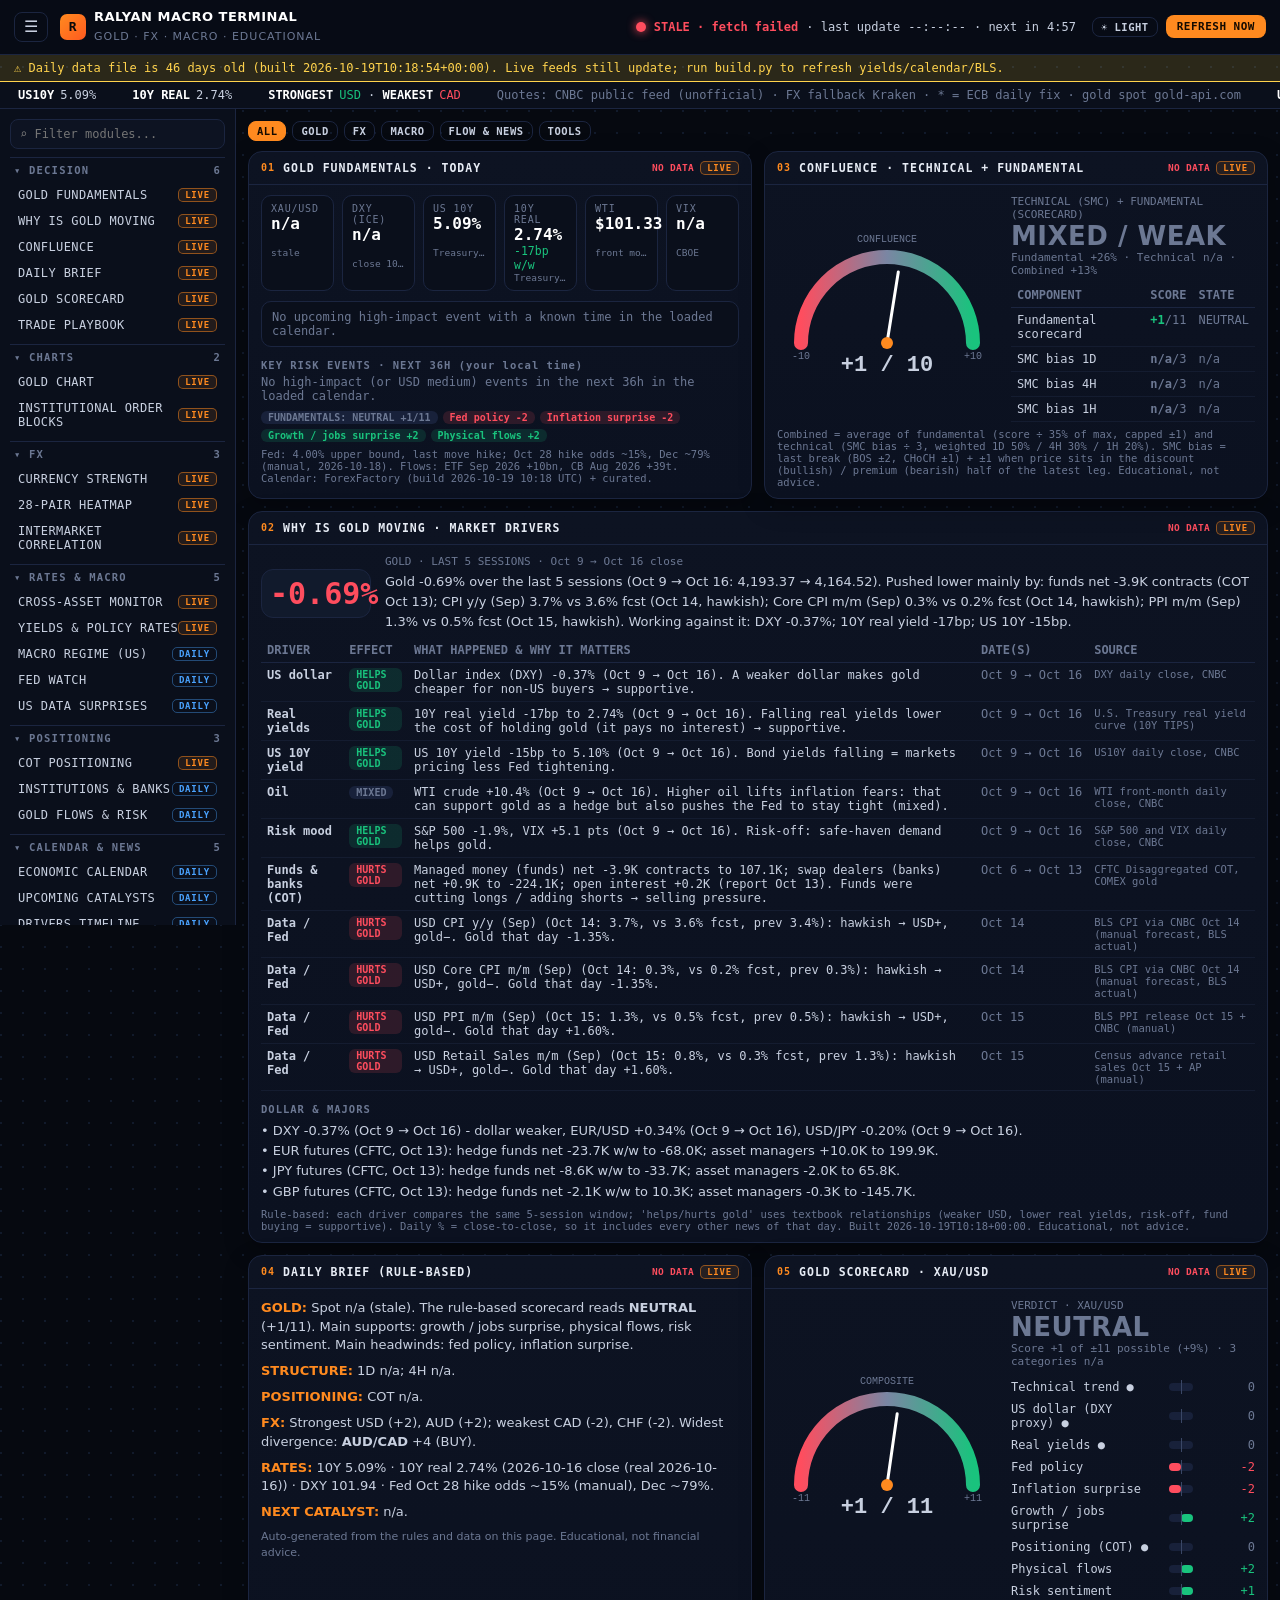
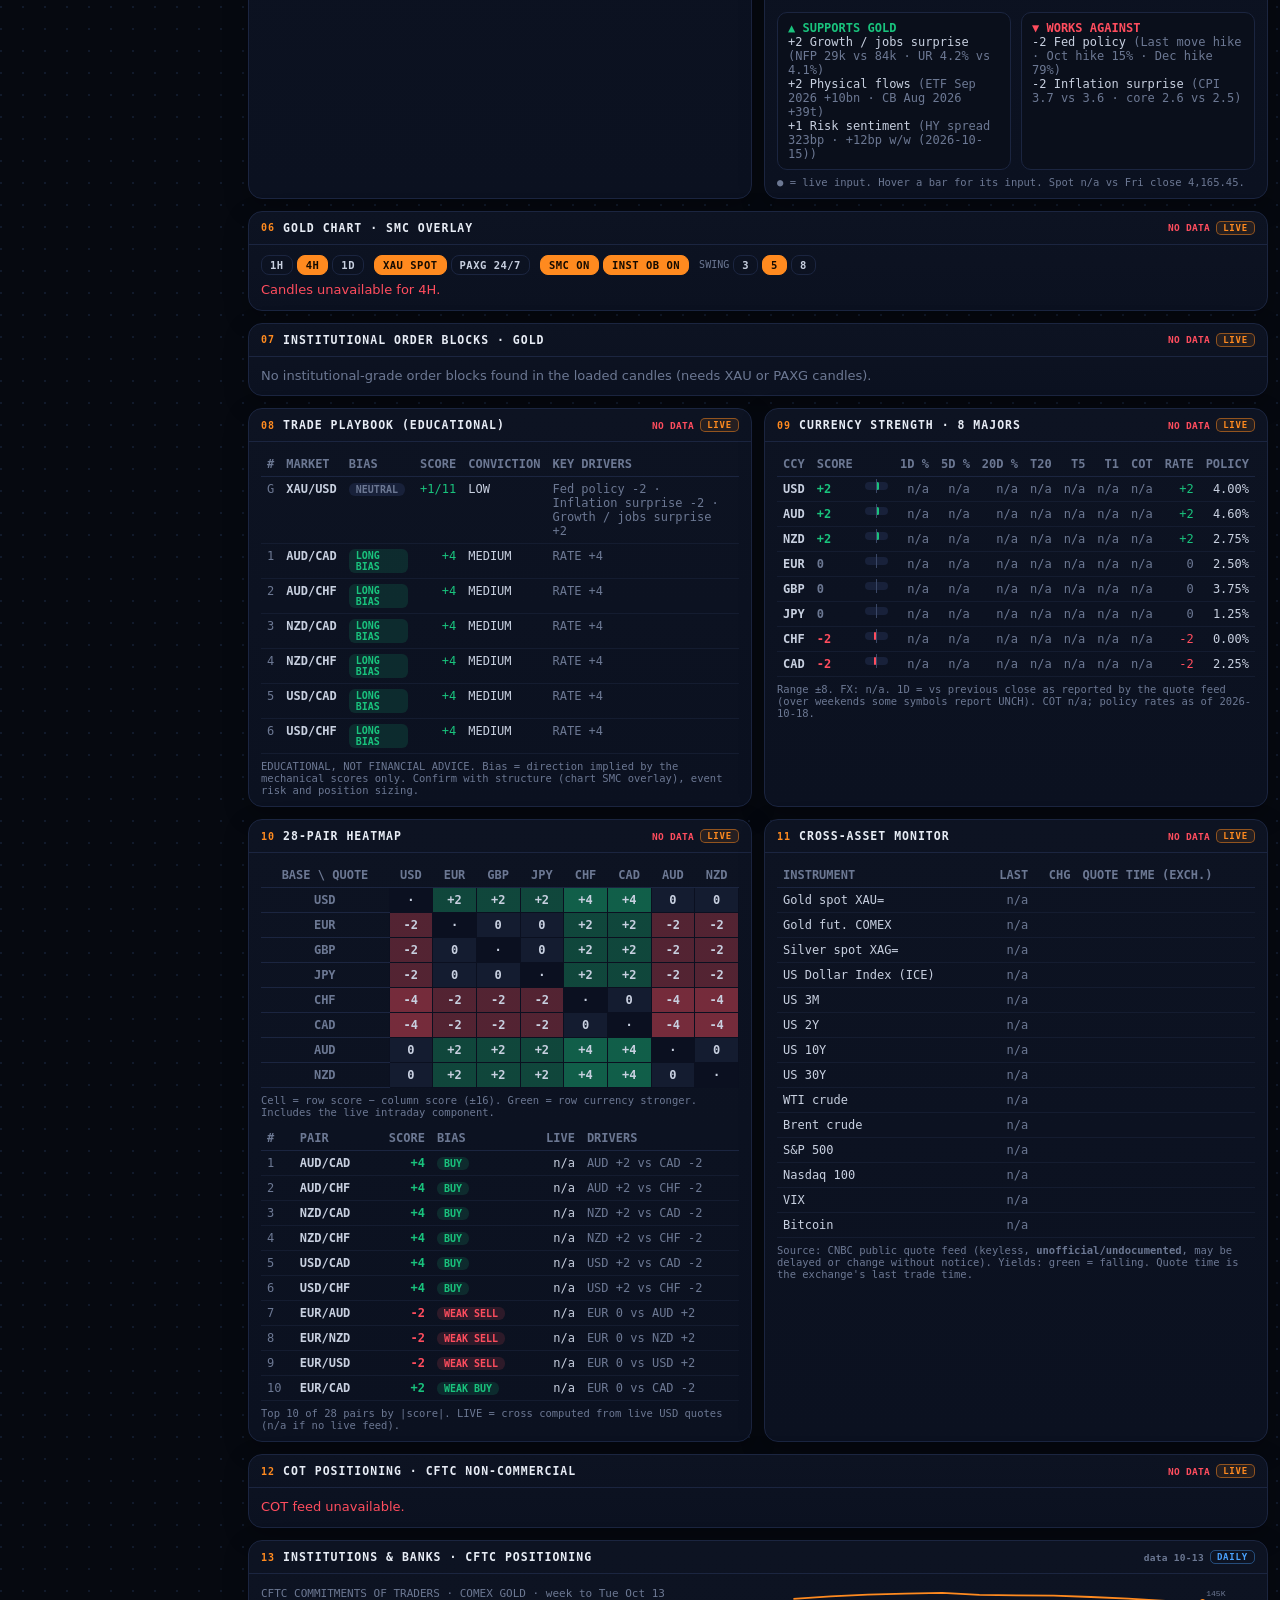
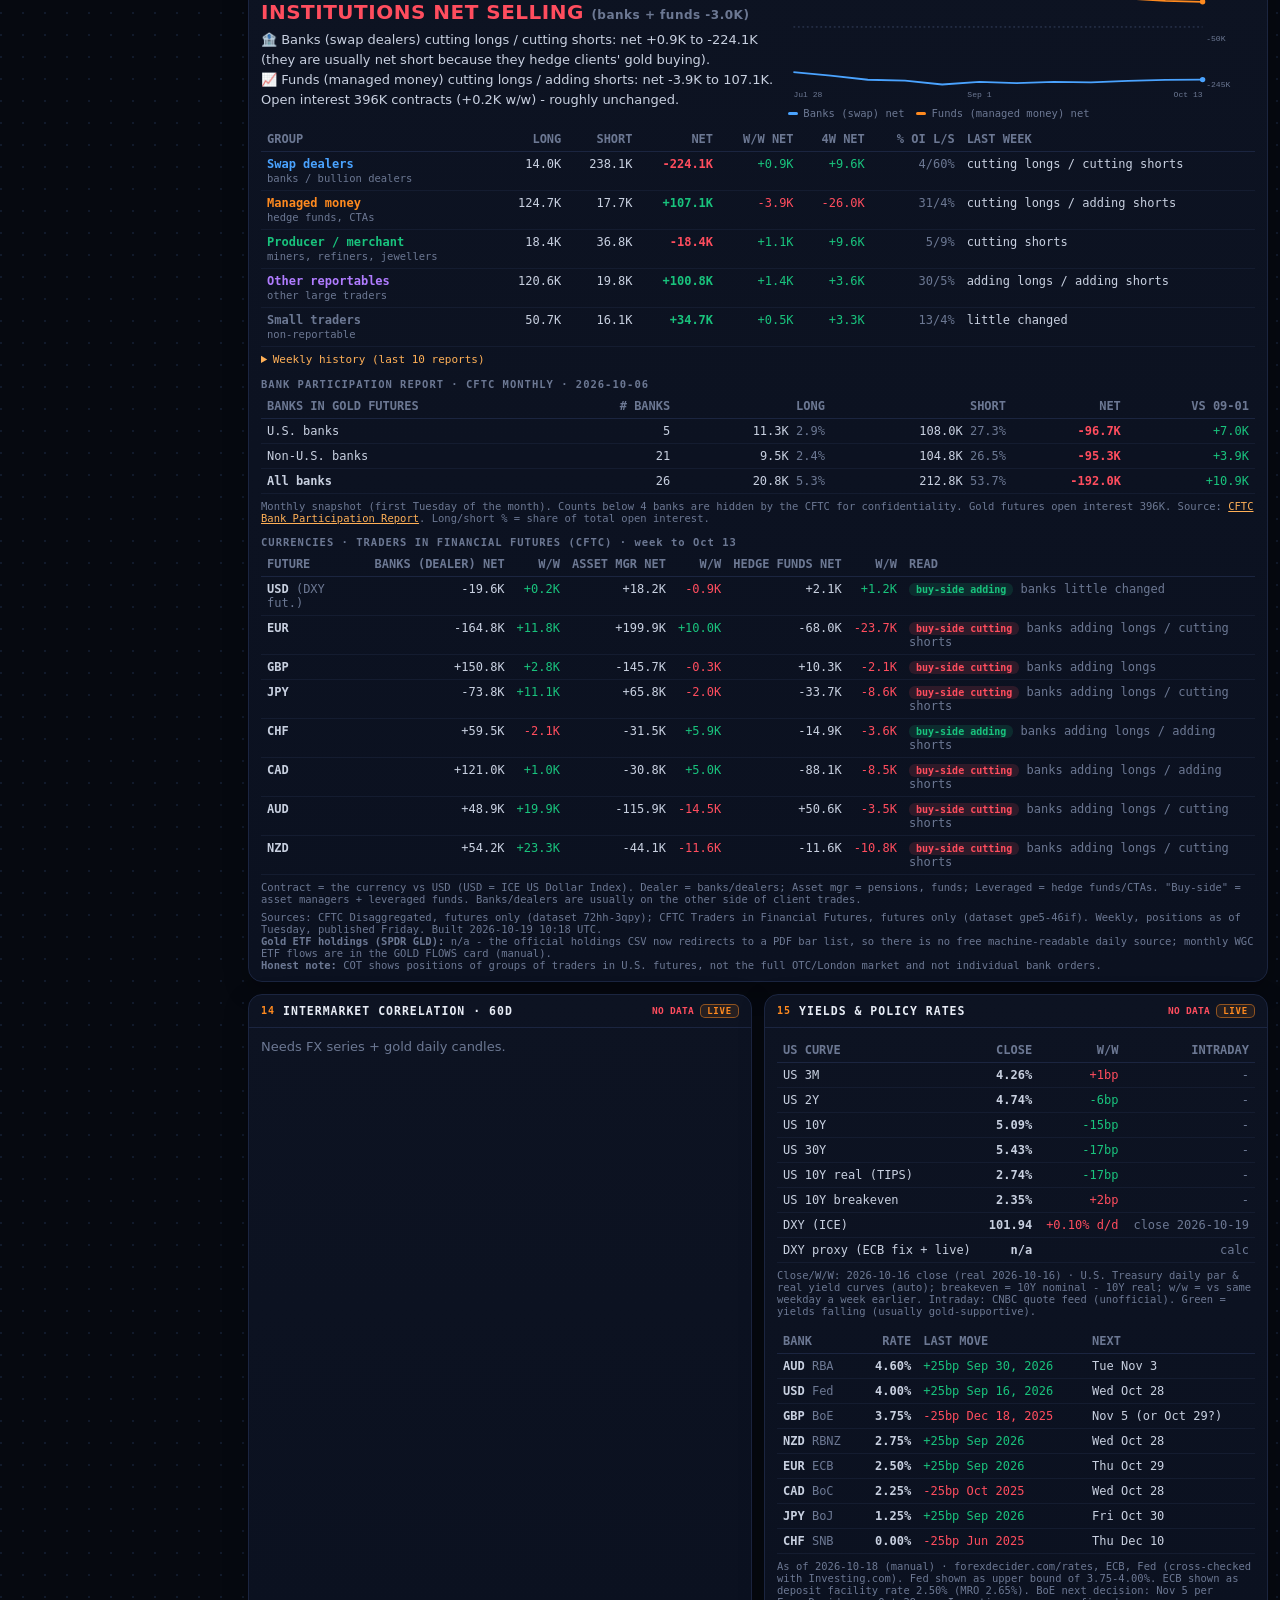
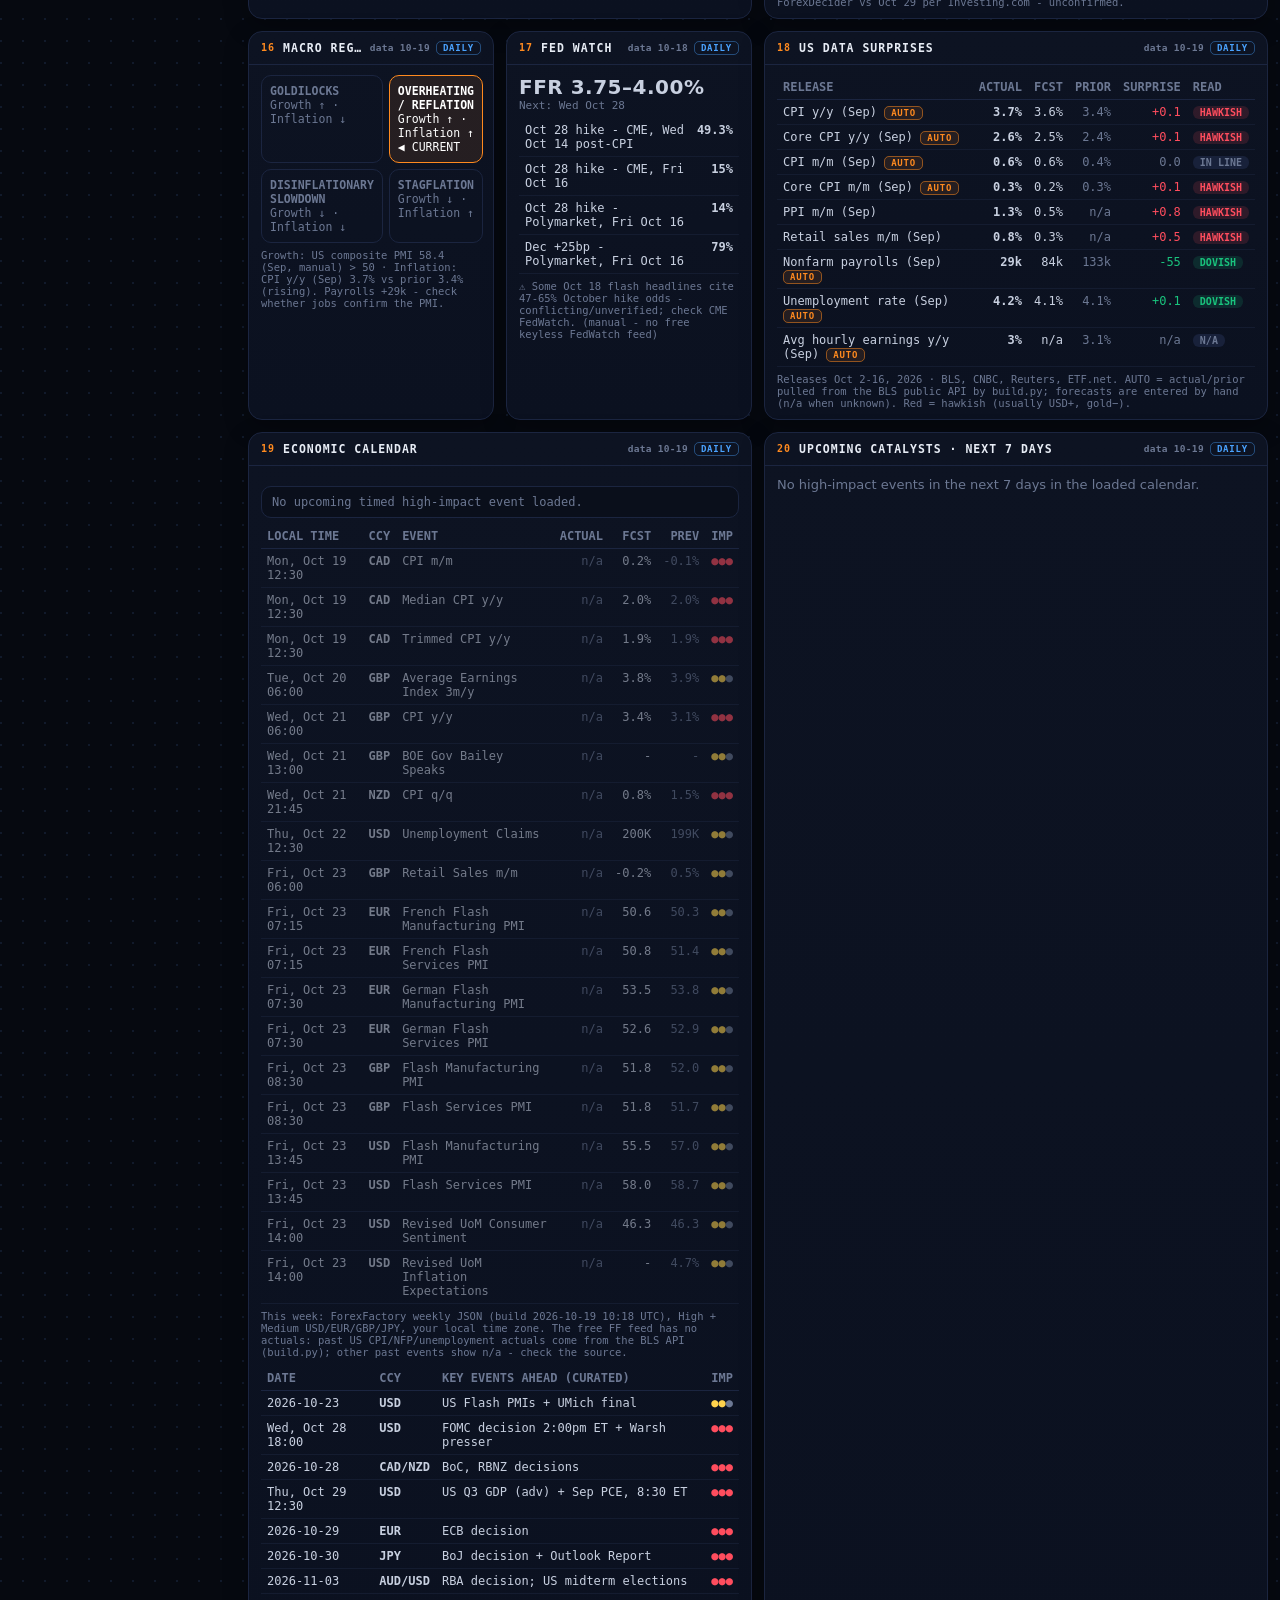
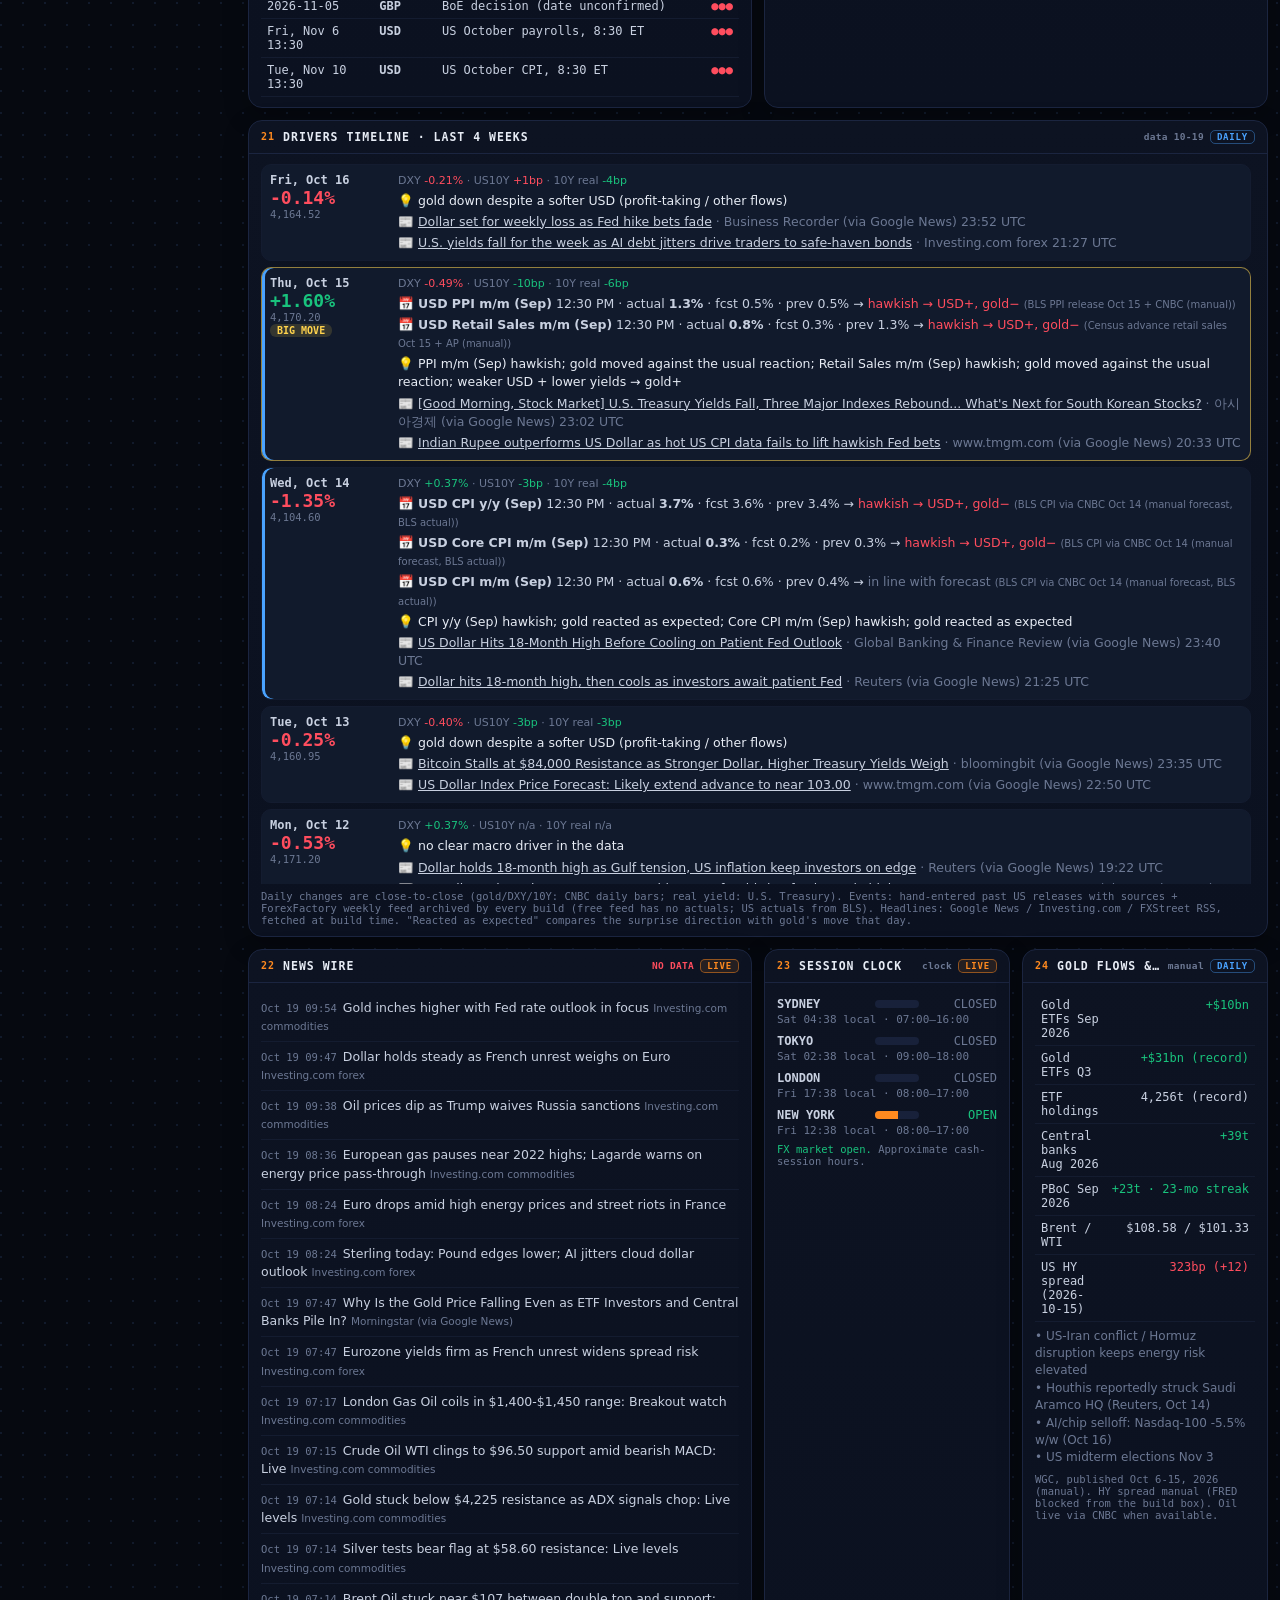
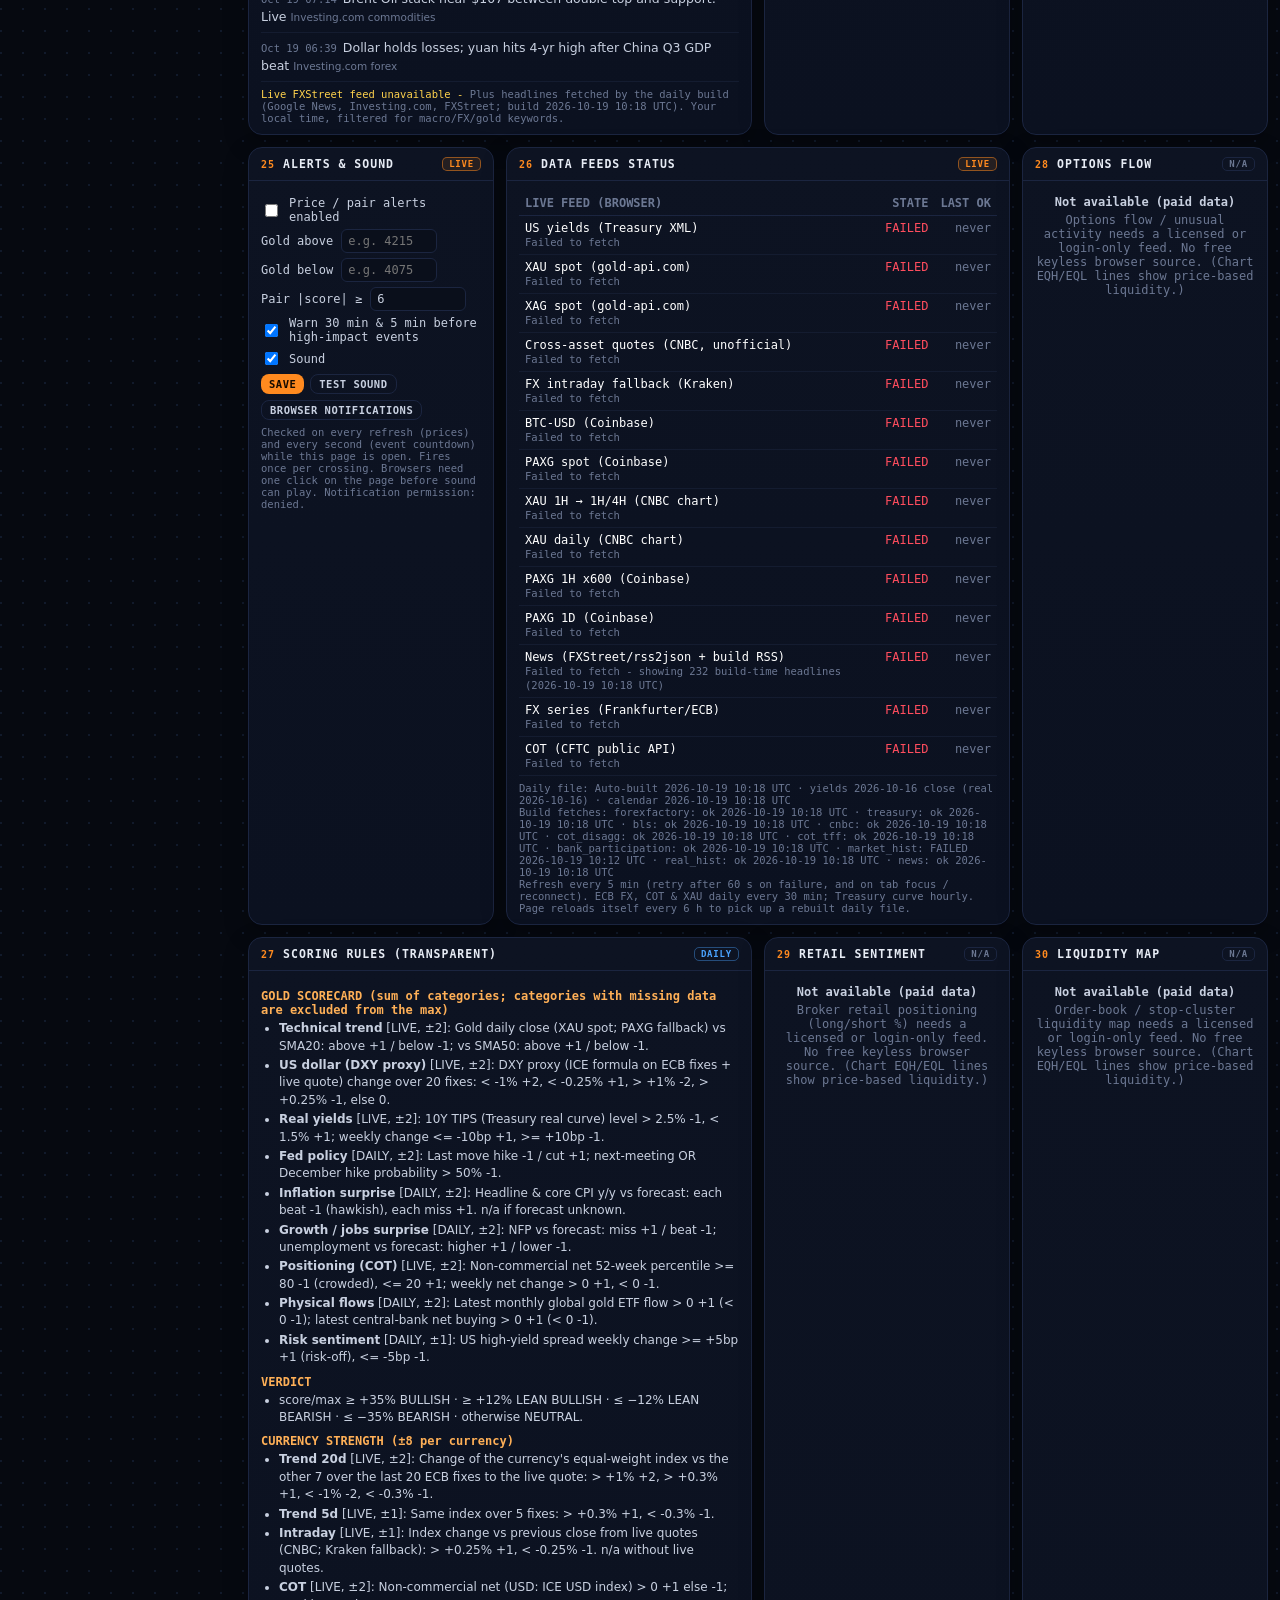
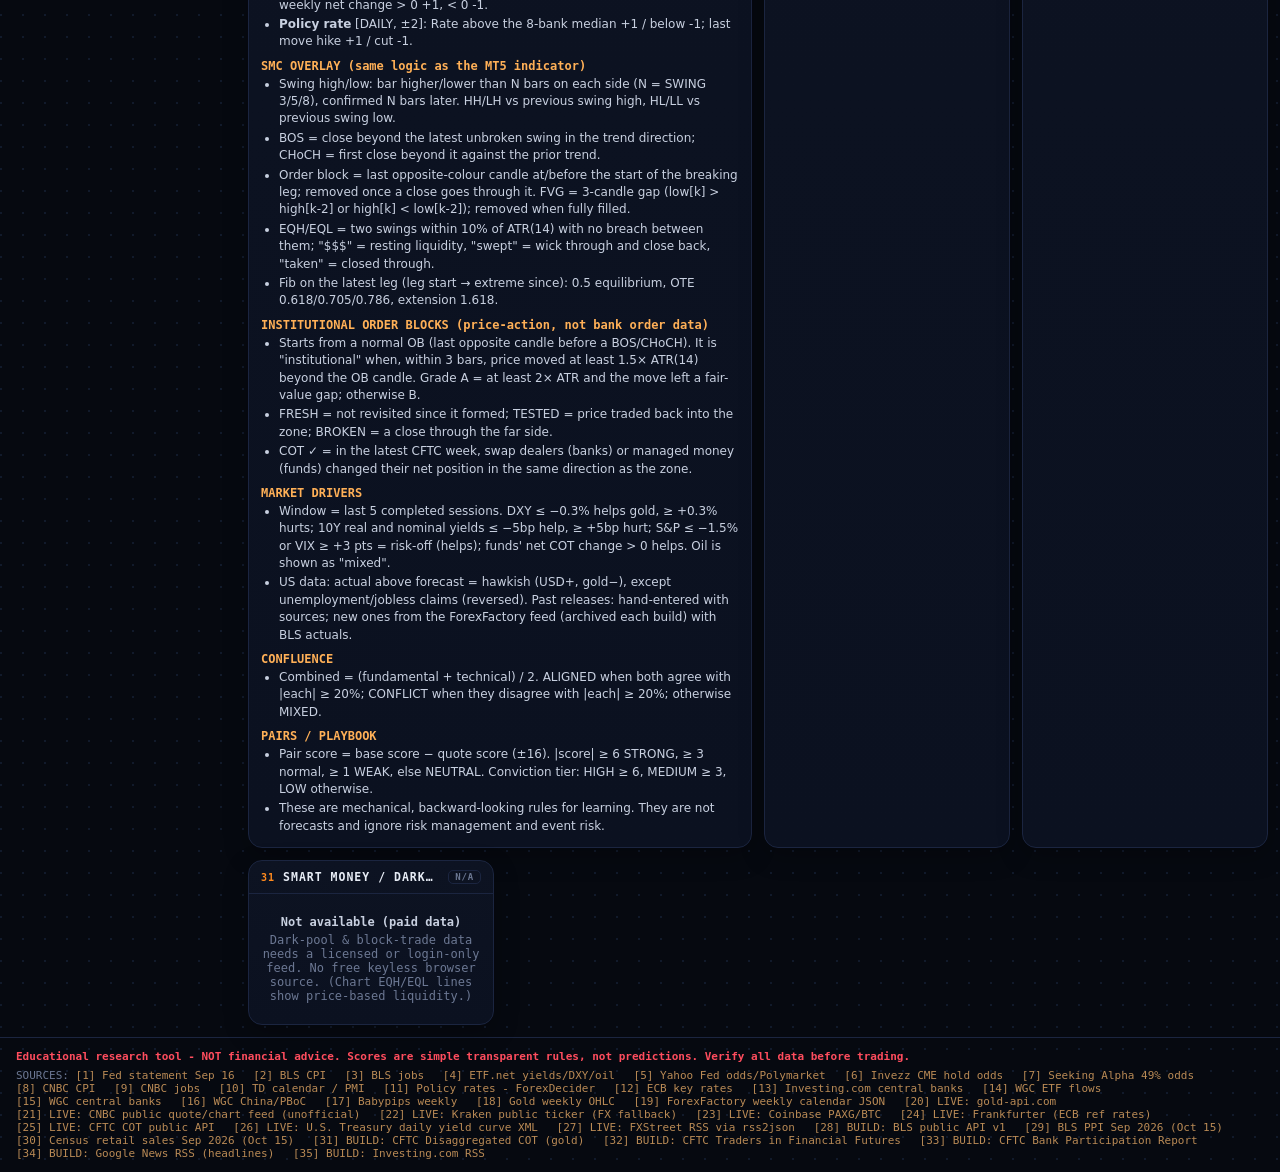
<file: index.html>
<!doctype html><html lang="en"><head><meta charset="utf-8"><meta name="viewport" content="width=device-width,initial-scale=1">
<title>Ralyan Macro Terminal</title><style>:root{--topbg:rgba(8,12,22,.96);--line:#141c30;--mid:#3a4766;--cell:#141c30;--cell0:#0b1020;--hi:#fff;--hd:#e7ecf5;--pnb:#0b1120;--trk:#18213a;--needle:#fff;--grid:#111a2b;--bg:#060910;--bg2:#0a0f1b;--pn:#0d1322;--pn2:#111a2c;--bd:#1b2540;--tx:#c8d0e0;--dim:#6c7893;--or:#ff8a1f;--or2:#ffb057;--gr:#19c37d;--rd:#ff4d5e;--yl:#ffd34d;--bl:#4aa3ff;--mono:"JetBrains Mono","DejaVu Sans Mono",Consolas,monospace;--sans:Inter,"Segoe UI","DejaVu Sans",Arial,sans-serif}
*{box-sizing:border-box}html{background:#060910}html:has(body.theme-light){background:#eef1f6}html,body{margin:0;background:var(--bg);color:var(--tx);font:13px/1.45 var(--sans)}
body{background-image:radial-gradient(circle at 1px 1px,var(--grid) 1px,transparent 0);background-size:22px 22px}
a{color:var(--or2)}
.mono,.num{font-family:var(--mono)} .up{color:var(--gr)} .dn{color:var(--rd)} .fl{color:var(--dim)} .dim{color:var(--dim)} .or{color:var(--or)} .yl{color:var(--yl)}
/* header */
.top{position:sticky;top:0;z-index:30;display:flex;align-items:center;gap:12px;padding:8px 14px;background:var(--topbg);border-bottom:1px solid var(--bd);backdrop-filter:blur(6px)}
.burger{background:none;border:1px solid var(--bd);color:var(--tx);border-radius:8px;width:34px;height:30px;cursor:pointer;font-size:16px}
.logo{display:flex;align-items:center;gap:8px;font-weight:700;letter-spacing:.5px;color:var(--hi);white-space:nowrap}
.logo .mk{width:26px;height:26px;border-radius:7px;background:linear-gradient(135deg,var(--or),#ff5a1f);display:grid;place-items:center;color:#0a0a0a;font:800 13px var(--mono)}
.logo small{color:var(--dim);font-weight:500;font-size:11px;letter-spacing:1px}
.status{margin-left:auto;display:flex;align-items:center;gap:8px;font:12px var(--mono);color:var(--tx);flex-wrap:wrap;justify-content:flex-end}
.light{width:10px;height:10px;border-radius:50%;background:#555;display:inline-block}
.light.ok{background:var(--gr);box-shadow:0 0 10px var(--gr)} .light.warn{background:var(--yl);box-shadow:0 0 10px var(--yl)} .light.bad{background:var(--rd);box-shadow:0 0 10px var(--rd)}
#livestate.stale{color:var(--rd);font-weight:700}
.btn{background:var(--or);color:#140a00;border:0;border-radius:8px;padding:5px 11px;font:700 11px var(--mono);cursor:pointer;letter-spacing:.5px}
.btn.ghost{background:transparent;color:var(--tx);border:1px solid var(--bd)} .btn.sm{padding:3px 8px;font-size:10.5px}
.btn.on{background:var(--or);color:#140a00;border-color:var(--or)}
/* ticker */
.ticker{overflow:hidden;border-bottom:1px solid var(--bd);background:var(--bg2);white-space:nowrap}
.track{display:inline-block;padding:6px 0;animation:scroll 60s linear infinite;font:12px var(--mono)} .ticker:hover .track{animation-play-state:paused}
.tk{display:inline-block;margin:0 18px}.tk b{color:var(--hi);margin-right:6px}
@keyframes scroll{from{transform:translateX(0)}to{transform:translateX(-50%)}}
/* shell */
.shell{display:flex;min-height:calc(100vh - 90px)}
aside{width:236px;flex:0 0 236px;background:var(--bg2);border-right:1px solid var(--bd);padding:10px;position:sticky;top:84px;height:calc(100vh - 84px);overflow:auto;transition:margin .2s}
body.side-off aside{margin-left:-236px}
.filter{width:100%;background:var(--pn);border:1px solid var(--bd);border-radius:8px;color:var(--tx);padding:7px 9px;font:12px var(--mono);margin-bottom:8px}
.grp{margin-bottom:6px} .grp>.gh{display:flex;justify-content:space-between;cursor:pointer;color:var(--dim);font:600 10.5px var(--mono);letter-spacing:1.2px;padding:6px 4px;border-top:1px solid var(--bd);user-select:none}
.grp.closed .items{display:none} .grp .gh .car{transition:transform .2s} .grp.closed .gh .car{transform:rotate(-90deg)}
.it{display:flex;align-items:center;justify-content:space-between;padding:6px 8px;border-radius:8px;color:var(--tx);text-decoration:none;font:12px var(--mono);letter-spacing:.4px}
.it:hover{background:var(--pn2)} .it.act{background:rgba(255,138,31,.12);color:var(--or2);box-shadow:inset 2px 0 0 var(--or)}
.tag{white-space:nowrap;font:700 9px var(--mono);padding:1px 6px;border-radius:5px;letter-spacing:.8px}
.tag.live{color:var(--or);border:1px solid rgba(255,138,31,.5);background:rgba(255,138,31,.1)} .tag.daily{color:var(--bl);border:1px solid rgba(74,163,255,.4)} .tag.na{color:var(--dim);border:1px solid var(--bd)}
main{flex:1;min-width:0;padding:12px}
.tabs{display:flex;gap:6px;margin-bottom:10px;flex-wrap:wrap}
.grid{display:grid;grid-template-columns:repeat(4,minmax(0,1fr));gap:12px;grid-auto-flow:row dense}
.s2{grid-column:span 2}.s3{grid-column:span 3}.s4{grid-column:span 4}
.card{background:linear-gradient(180deg,var(--pn),var(--pnb));border:1px solid var(--bd);border-radius:14px;overflow:hidden;min-width:0;box-shadow:0 8px 24px rgba(0,0,0,.25)}
.card.hide{display:none} .card.flash{box-shadow:0 0 0 1px var(--or)}
.ch{display:flex;align-items:center;gap:8px;padding:9px 12px;border-bottom:1px solid var(--bd);font:700 11.5px var(--mono);letter-spacing:1px;color:var(--hd)}
.ch .num0{color:var(--or);font-size:10px} .ch .r{margin-left:auto;display:flex;gap:6px;align-items:center}
.cb{padding:10px 12px} .scroll{overflow-x:auto}
.asof{font:10.5px var(--mono);color:var(--dim);margin-top:6px}
table{border-collapse:collapse;width:100%;font:12px var(--mono)} th{color:var(--dim);font-weight:600;text-align:left;padding:5px 6px;border-bottom:1px solid var(--bd);white-space:nowrap}
td{padding:5px 6px;border-bottom:1px solid var(--line);white-space:normal;vertical-align:top} td.r,th.r{text-align:right;white-space:nowrap} .hm td{white-space:nowrap}
/* scorecard */
.sc{display:grid;grid-template-columns:220px 1fr;gap:14px;align-items:center}
.verdict{font:800 26px var(--sans);letter-spacing:.5px} .vsub{font:11px var(--mono);color:var(--dim)}
.bars .row{display:grid;grid-template-columns:150px 1fr 54px;gap:8px;align-items:center;padding:4px 0;font:12px var(--mono)}
.bar{position:relative;height:8px;background:var(--trk);border-radius:6px} .bar i{position:absolute;top:0;height:100%;border-radius:6px} .bar:after{content:"";position:absolute;left:50%;top:-3px;bottom:-3px;width:1px;background:var(--mid)}
.sw{display:grid;grid-template-columns:1fr 1fr;gap:10px;margin-top:10px} .sw>div{background:var(--bg2);border:1px solid var(--bd);border-radius:10px;padding:8px 10px;font:12px var(--mono)}
.pill{display:inline-block;padding:1px 7px;border-radius:6px;font:700 10px var(--mono)} .pill.up{background:rgba(25,195,125,.14)} .pill.dn{background:rgba(255,77,94,.14)} .pill.fl{background:var(--trk)}
/* heatmap */
.hm td{text-align:center;padding:5px 4px;font-weight:700;border:1px solid var(--cell0)} .hm th{text-align:center}
/* cot */
.cots{display:grid;grid-template-columns:repeat(5,minmax(0,1fr));gap:10px}
.cot{background:var(--bg2);border:1px solid var(--bd);border-radius:12px;padding:9px 10px;font:12px var(--mono)} .cot .nm{display:flex;justify-content:space-between;color:var(--hi);font-weight:700}
.cot .big{font:800 19px var(--mono);margin:3px 0} .lb{height:6px;background:var(--rd);border-radius:5px;overflow:hidden;margin:5px 0} .lb i{display:block;height:100%;background:var(--gr)}
/* sessions */
.ses{display:grid;grid-template-columns:90px 1fr 70px;gap:8px;align-items:center;font:12px var(--mono);padding:4px 0}
.ses .pb{height:8px;background:var(--trk);border-radius:5px;overflow:hidden}.ses .pb i{display:block;height:100%;background:var(--or)}
/* regime */
.quad{display:grid;grid-template-columns:1fr 1fr;gap:6px} .quad div{border:1px solid var(--bd);border-radius:10px;padding:8px;font:11.5px var(--mono);color:var(--dim);min-height:58px} .quad div.on{border-color:var(--or);color:var(--hi);background:rgba(255,138,31,.1)}
.news a{color:var(--tx);text-decoration:none} .news .n{padding:6px 0;border-bottom:1px solid var(--line);font-size:12.5px} .news .t{font:10.5px var(--mono);color:var(--dim);margin-right:6px}
.nabox{display:grid;place-items:center;min-height:110px;text-align:center;color:var(--dim);font:12px var(--mono)} .nabox b{color:var(--tx);display:block;margin-bottom:4px}
.brief p{margin:0 0 7px} .rules h4{margin:8px 0 3px;color:var(--or2);font:700 12px var(--mono)} .rules li{margin:2px 0} .rules ul{margin:0;padding-left:18px;font-size:12px}
.al label{display:flex;align-items:center;gap:8px;margin:5px 0;font:12px var(--mono)} .al input[type=number]{width:96px;background:var(--bg2);border:1px solid var(--bd);color:var(--tx);border-radius:6px;padding:4px 6px;font:12px var(--mono)}
.toast{position:fixed;right:16px;bottom:16px;z-index:50;background:var(--pn2);border:1px solid var(--or);color:var(--hi);padding:10px 14px;border-radius:10px;font:12px var(--mono);max-width:340px;box-shadow:0 10px 30px rgba(0,0,0,.5)}
.chart svg{display:block;width:100%;height:auto}
footer{border-top:1px solid var(--bd);padding:12px 16px;font:11px var(--mono);color:var(--dim)} footer .disc{color:var(--rd);font-weight:700;margin-bottom:6px} footer a{color:#b98a55;text-decoration:none;margin-right:12px;white-space:nowrap;display:inline-block}
.feeds td:first-child{color:var(--hi)}
/* light theme */
body.theme-light{--bg:#eef1f6;--bg2:#e4e8f0;--pn:#ffffff;--pn2:#eef2f8;--pnb:#f6f8fb;--bd:#cfd6e3;--tx:#1d2433;--dim:#5d6a82;--line:#e1e6ee;--mid:#9aa5ba;--cell:#e9edf3;--cell0:#f3f5f9;--hi:#0b1220;--hd:#141b2b;--trk:#dde3ec;--needle:#1d2433;--grid:#dde2ea;--topbg:rgba(250,251,253,.96);--gr:#0f9d63;--rd:#d93649;--yl:#a57900;--or2:#c35f00}
body.theme-light .card{box-shadow:0 4px 14px rgba(20,30,60,.08)} body.theme-light .logo{color:#0b1220} body.theme-light .hm td{color:#0b1220}
/* v2 components */
.banner{display:none;background:rgba(255,211,77,.15);border-bottom:1px solid var(--yl);color:var(--yl);font:12px var(--mono);padding:6px 14px}
.fr{font:600 9.5px var(--mono);color:var(--dim);white-space:nowrap;letter-spacing:.3px} .fr.stale{color:var(--rd)}
.ch .ttl{min-width:0;overflow:hidden;text-overflow:ellipsis;white-space:nowrap}
.nexthi{font:11px var(--mono);color:var(--dim);white-space:nowrap} .nexthi b{color:var(--tx)} .nexthi.soon,.nexthi.soon b{color:var(--rd);animation:blink 1s steps(2) infinite}
@keyframes blink{50%{opacity:.45}}
.tiles{display:grid;grid-template-columns:repeat(6,minmax(0,1fr));gap:8px}
.tile{background:var(--bg2);border:1px solid var(--bd);border-radius:10px;padding:7px 9px;font:11.5px var(--mono);min-width:0} .tile .tn{color:var(--dim);font-size:10px;letter-spacing:.8px} .tile .tv{font:800 16px var(--mono);color:var(--hi);white-space:nowrap} .tile .ts{color:var(--dim);font-size:9.5px;white-space:nowrap;overflow:hidden;text-overflow:ellipsis}
.cd{display:flex;flex-wrap:wrap;align-items:center;gap:8px;margin:10px 0 6px;padding:8px 10px;border:1px solid var(--bd);border-radius:10px;font:12px var(--mono);background:var(--bg2)} .cd .cdv{margin-left:auto;font:800 18px var(--mono);color:var(--or)}
.cd.soon{border-color:var(--rd);background:rgba(255,77,94,.12)} .cd.soon .cdv{color:var(--rd);animation:blink 1s steps(2) infinite}
tr.soonrow td{background:rgba(255,77,94,.14)}
.sub{font:700 10.5px var(--mono);color:var(--dim);letter-spacing:1px;margin:8px 0 2px}
.fv{margin-top:8px;display:flex;flex-wrap:wrap;gap:5px}
.ctl{display:flex;flex-wrap:wrap;gap:10px;margin-bottom:6px;align-items:center} .grp2{display:inline-flex;gap:4px;align-items:center;font:10px var(--mono)}
.smcsum{display:flex;flex-wrap:wrap;gap:6px 16px;margin-top:6px;font:11.5px var(--mono)}
@media (max-width:1250px){.grid{grid-template-columns:repeat(2,minmax(0,1fr))}.s3,.s4{grid-column:span 2}.cots{grid-template-columns:repeat(3,minmax(0,1fr))}.tiles{grid-template-columns:repeat(3,minmax(0,1fr))}}
@media (max-width:760px){
  .grid{grid-template-columns:1fr}.s2,.s3,.s4{grid-column:span 1}
  aside{position:fixed;left:0;top:0;height:100vh;z-index:40;margin-left:-260px;box-shadow:10px 0 30px rgba(0,0,0,.6)} body.side-on aside{margin-left:0}
  body.side-off aside{margin-left:-260px}
  .sc{grid-template-columns:1fr}.bars .row{grid-template-columns:110px 1fr 44px}.sw{grid-template-columns:1fr}
  .cots{grid-template-columns:repeat(2,minmax(0,1fr))} .status .lbl{display:none} .logo small{display:none}
  .tiles{grid-template-columns:repeat(2,minmax(0,1fr))} .nexthi{width:100%;order:9} .cd .cdv{margin-left:0}
  .top{flex-wrap:wrap;gap:8px} .status{width:100%;justify-content:flex-start}
  main{padding:8px}
}
/* v3: institutions, drivers, timeline */
.ibx{display:grid;grid-template-columns:minmax(0,1.1fr) minmax(0,1fr);gap:14px;align-items:center;margin-bottom:8px}
.pl{font-size:13px;line-height:1.55;margin:6px 0}
.lg{display:flex;gap:12px;flex-wrap:wrap;font:10.5px var(--mono);color:var(--dim)} .lg i{display:inline-block;width:10px;height:3px;margin-right:5px;vertical-align:middle;border-radius:2px}
.sub{font:700 10.5px var(--mono);letter-spacing:1px;color:var(--dim);margin:12px 0 4px}
details.hist{margin:6px 0} details.hist summary{cursor:pointer;font:11px var(--mono);color:var(--or2)}
.pill.yl{background:rgba(255,211,77,.15);color:var(--yl)}
.dhead{display:flex;gap:14px;align-items:center;margin-bottom:6px} .dbig{font:800 30px var(--mono);min-width:110px;text-align:center;padding:6px 8px;border:1px solid var(--bd);border-radius:12px;background:var(--pn2)}
.today{background:rgba(255,138,31,.08);border:1px solid rgba(255,138,31,.35);border-radius:10px;padding:7px 10px;margin:6px 0 8px;font-size:12.5px}
.tl{display:flex;flex-direction:column;gap:6px;max-height:720px;overflow:auto;padding-right:4px}
.tlr{display:grid;grid-template-columns:118px minmax(0,1fr);gap:10px;padding:8px;border:1px solid var(--line);border-radius:10px;background:var(--pn2)}
.tlr.big{border-color:rgba(255,211,77,.55)} .tlr.ev{box-shadow:inset 3px 0 0 var(--bl)}
.tld{font:12px var(--mono)} .tlg{font:800 18px var(--mono)} .tle,.tlw,.tlh{font-size:12.5px;margin-top:3px} .tlw{color:var(--hd)} .tlh a{color:var(--tx)} .tlh a:hover{color:var(--or2)}
@media (max-width:760px){.ibx{grid-template-columns:1fr}.tlr{grid-template-columns:1fr}.dhead{flex-direction:column;align-items:flex-start}.dbig{font-size:24px}}
</style></head><body>
<header class="top">
  <button class="burger" id="burger" title="Toggle modules">☰</button>
  <div class="logo"><span class="mk">R</span><span>RALYAN MACRO TERMINAL<br><small>GOLD · FX · MACRO · EDUCATIONAL</small></span></div>
  <div class="status"><span id="light" class="light"></span><b id="livestate">LOADING</b>
    <span class="lbl">· last update</span> <span id="lastupd">--:--:--</span> <span class="lbl">· next in</span> <span id="nextin">-:--</span>
    <span id="nexthi" class="nexthi"></span>
    <button class="btn ghost sm" id="themebtn">☀ LIGHT</button><button class="btn" id="refbtn">REFRESH NOW</button></div>
</header>
<div class="banner" id="banner"></div>
<div class="ticker"><div class="track" id="tickTrack"><span class="tk dim">Loading live quotes...</span></div></div>
<div class="shell">
  <aside id="side"><input class="filter" id="filter" placeholder="⌕ Filter modules..."><div id="nav"></div></aside>
  <main>
    <div class="tabs" id="tabs"></div>
    <div class="grid" id="grid"></div>
  </main>
</div>
<footer><div class="disc" id="disc"></div><div id="srcs"></div></footer>
<script>const DATA={"meta": {"name": "Ralyan Macro Terminal", "asof": "Auto-built 2026-10-19 10:18 UTC \u00b7 yields 2026-10-16 close (real 2026-10-16) \u00b7 calendar 2026-10-19 10:18 UTC", "disclaimer": "Educational research tool - NOT financial advice. Scores are simple transparent rules, not predictions. Verify all data before trading.", "built_at": "2026-10-19T10:18:54+00:00"}, "gold_static": {"fri_close": 4165.45, "week_high": 4215.14, "week_low": 4075.05, "ath": 5595.47, "ath_date": "2026-01-29", "levels": [["Resistance (analyst-cited)", "4,217-4,233"], ["Week high", "4,215.14"], ["Week low", "4,075.05"], ["Pivot (analyst-cited)", "4,000"]]}, "us_rates": {"asof": "2026-10-16 close (real 2026-10-16)", "source": "U.S. Treasury daily par & real yield curves (auto); breakeven = 10Y nominal - 10Y real; w/w = vs same weekday a week earlier", "rows": [{"name": "US 3M", "value": 4.26, "chg_bp": 1}, {"name": "US 2Y", "value": 4.74, "chg_bp": -6}, {"name": "US 10Y", "value": 5.09, "chg_bp": -15}, {"name": "US 30Y", "value": 5.43, "chg_bp": -17}, {"name": "US 10Y real (TIPS)", "value": 2.74, "chg_bp": -17}, {"name": "US 10Y breakeven", "value": 2.35, "chg_bp": 2}], "dxy_actual": {"value": 101.94, "chg_pct_d": 0.1, "asof": "2026-10-19", "source": "CNBC quote feed (unofficial)"}}, "policy": {"asof": "2026-10-18", "source": "forexdecider.com/rates, ECB, Fed (cross-checked with Investing.com)", "note": "Fed shown as upper bound of 3.75-4.00%. ECB shown as deposit facility rate 2.50% (MRO 2.65%). BoE next decision: Nov 5 per ForexDecider vs Oct 29 per Investing.com - unconfirmed.", "banks": [{"ccy": "USD", "bank": "Fed", "rate": 4.0, "last": "+25bp Sep 16, 2026", "last_dir": 1, "next": "Wed Oct 28"}, {"ccy": "EUR", "bank": "ECB", "rate": 2.5, "last": "+25bp Sep 2026", "last_dir": 1, "next": "Thu Oct 29"}, {"ccy": "GBP", "bank": "BoE", "rate": 3.75, "last": "-25bp Dec 18, 2025", "last_dir": -1, "next": "Nov 5 (or Oct 29?)"}, {"ccy": "JPY", "bank": "BoJ", "rate": 1.25, "last": "+25bp Sep 2026", "last_dir": 1, "next": "Fri Oct 30"}, {"ccy": "CHF", "bank": "SNB", "rate": 0.0, "last": "-25bp Jun 2025", "last_dir": -1, "next": "Thu Dec 10"}, {"ccy": "CAD", "bank": "BoC", "rate": 2.25, "last": "-25bp Oct 2025", "last_dir": -1, "next": "Wed Oct 28"}, {"ccy": "AUD", "bank": "RBA", "rate": 4.6, "last": "+25bp Sep 30, 2026", "last_dir": 1, "next": "Tue Nov 3"}, {"ccy": "NZD", "bank": "RBNZ", "rate": 2.75, "last": "+25bp Sep 2026", "last_dir": 1, "next": "Wed Oct 28"}]}, "fed": {"last_move_dir": 1, "odds": [{"label": "Oct 28 hike - CME, Wed Oct 14 post-CPI", "value": 49.3}, {"label": "Oct 28 hike - CME, Fri Oct 16", "value": 15}, {"label": "Oct 28 hike - Polymarket, Fri Oct 16", "value": 14}, {"label": "Dec +25bp - Polymarket, Fri Oct 16", "value": 79}], "next_hike_prob": 15, "dec_hike_prob": 79, "note": "Some Oct 18 flash headlines cite 47-65% October hike odds - conflicting/unverified; check CME FedWatch."}, "us_data": {"asof": "Releases Oct 2-16, 2026", "source": "BLS, CNBC, Reuters, ETF.net", "rows": [{"name": "CPI y/y (Sep)", "actual": 3.7, "forecast": 3.6, "prior": 3.4, "unit": "%", "hawk_if_higher": true, "src": "BLS API (auto)", "period": "2026-09"}, {"name": "Core CPI y/y (Sep)", "actual": 2.6, "forecast": 2.5, "prior": 2.4, "unit": "%", "hawk_if_higher": true, "src": "BLS API (auto)", "period": "2026-09"}, {"name": "CPI m/m (Sep)", "actual": 0.6, "forecast": 0.6, "prior": 0.4, "unit": "%", "hawk_if_higher": true, "src": "BLS API (auto)", "period": "2026-09"}, {"name": "Core CPI m/m (Sep)", "actual": 0.3, "forecast": 0.2, "prior": 0.3, "unit": "%", "hawk_if_higher": true, "src": "BLS API (auto)", "period": "2026-09"}, {"name": "PPI m/m (Sep)", "actual": 1.3, "forecast": 0.5, "prior": null, "unit": "%", "hawk_if_higher": true}, {"name": "Retail sales m/m (Sep)", "actual": 0.8, "forecast": 0.3, "prior": null, "unit": "%", "hawk_if_higher": true}, {"name": "Nonfarm payrolls (Sep)", "actual": 29, "forecast": 84, "prior": 133, "unit": "k", "hawk_if_higher": true, "src": "BLS API (auto)", "period": "2026-09"}, {"name": "Unemployment rate (Sep)", "actual": 4.2, "forecast": 4.1, "prior": 4.1, "unit": "%", "hawk_if_higher": false, "src": "BLS API (auto)", "period": "2026-09"}, {"name": "Avg hourly earnings y/y (Sep)", "actual": 3.0, "forecast": null, "prior": 3.1, "unit": "%", "hawk_if_higher": true, "src": "BLS API (auto)", "period": "2026-09"}], "pmi_composite": {"value": 58.4, "period": "Sep", "source": "S&P Global via TD Economics"}}, "flows": {"asof": "WGC, published Oct 6-15, 2026", "etf_month_usd_bn": 10, "etf_month": "Sep 2026", "etf_q3_usd_bn": 31, "etf_holdings_t": 4256, "cb_net_t": 39, "cb_month": "Aug 2026", "pboc_t": 23, "pboc_month": "Sep 2026", "pboc_streak_m": 23}, "risk": {"hy_spread_bp": 323, "hy_chg_bp": 12, "asof": "2026-10-15", "brent": 108.58, "wti": 101.33, "oil_asof": "2026-10-19 (CNBC, front-month futures)", "headlines": ["US-Iran conflict / Hormuz disruption keeps energy risk elevated", "Houthis reportedly struck Saudi Aramco HQ (Reuters, Oct 14)", "AI/chip selloff: Nasdaq-100 -5.5% w/w (Oct 16)", "US midterm elections Nov 3"]}, "curated_calendar": [{"date": "2026-10-23", "ev": "US Flash PMIs + UMich final", "ccy": "USD", "imp": "Medium"}, {"date": "2026-10-28", "ev": "FOMC decision 2:00pm ET + Warsh presser", "ccy": "USD", "imp": "High", "at": "2026-10-28T14:00:00-04:00"}, {"date": "2026-10-28", "ev": "BoC, RBNZ decisions", "ccy": "CAD/NZD", "imp": "High"}, {"date": "2026-10-29", "ev": "US Q3 GDP (adv) + Sep PCE, 8:30 ET", "ccy": "USD", "imp": "High", "at": "2026-10-29T08:30:00-04:00"}, {"date": "2026-10-29", "ev": "ECB decision", "ccy": "EUR", "imp": "High"}, {"date": "2026-10-30", "ev": "BoJ decision + Outlook Report", "ccy": "JPY", "imp": "High"}, {"date": "2026-11-03", "ev": "RBA decision; US midterm elections", "ccy": "AUD/USD", "imp": "High"}, {"date": "2026-11-05", "ev": "BoE decision (date unconfirmed)", "ccy": "GBP", "imp": "High"}, {"date": "2026-11-06", "ev": "US October payrolls, 8:30 ET", "ccy": "USD", "imp": "High", "at": "2026-11-06T08:30:00-05:00"}, {"date": "2026-11-10", "ev": "US October CPI, 8:30 ET", "ccy": "USD", "imp": "High", "at": "2026-11-10T08:30:00-05:00"}], "ff_calendar": {"fetched_at": "2026-10-19 10:18 UTC", "source": "https://nfs.faireconomy.media/ff_calendar_thisweek.json", "events": [{"title": "IMF Meetings", "country": "All", "date": "2026-10-18T10:15:00-04:00", "impact": "Low", "forecast": "", "previous": ""}, {"title": "BusinessNZ Services Index", "country": "NZD", "date": "2026-10-18T17:30:00-04:00", "impact": "Low", "forecast": "", "previous": "51.2"}, {"title": "Trade Balance", "country": "NZD", "date": "2026-10-18T17:45:00-04:00", "impact": "Low", "forecast": "-775M", "previous": "-1349M"}, {"title": "Rightmove HPI m/m", "country": "GBP", "date": "2026-10-18T19:01:00-04:00", "impact": "Low", "forecast": "", "previous": "0.7%"}, {"title": "RBA Assist Gov Kent Speaks", "country": "AUD", "date": "2026-10-18T19:05:00-04:00", "impact": "Low", "forecast": "", "previous": ""}, {"title": "New Home Prices m/m", "country": "CNY", "date": "2026-10-18T21:30:00-04:00", "impact": "Low", "forecast": "", "previous": "-0.17%"}, {"title": "Fixed Asset Investment ytd/y", "country": "CNY", "date": "2026-10-18T22:00:00-04:00", "impact": "Low", "forecast": "-7.3%", "previous": "-7.2%"}, {"title": "GDP q/y", "country": "CNY", "date": "2026-10-18T22:00:00-04:00", "impact": "Low", "forecast": "4.4%", "previous": "4.3%"}, {"title": "Industrial Production y/y", "country": "CNY", "date": "2026-10-18T22:00:00-04:00", "impact": "Low", "forecast": "5.4%", "previous": "5.2%"}, {"title": "NBS Press Conference", "country": "CNY", "date": "2026-10-18T22:00:00-04:00", "impact": "Low", "forecast": "", "previous": ""}, {"title": "Retail Sales y/y", "country": "CNY", "date": "2026-10-18T22:00:00-04:00", "impact": "Low", "forecast": "0.5%", "previous": "0.4%"}, {"title": "Unemployment Rate", "country": "CNY", "date": "2026-10-18T22:00:00-04:00", "impact": "Low", "forecast": "5.3%", "previous": "5.3%"}, {"title": "Tertiary Industry Activity m/m", "country": "JPY", "date": "2026-10-19T00:30:00-04:00", "impact": "Low", "forecast": "-0.3%", "previous": "0.4%"}, {"title": "CPI m/m", "country": "CAD", "date": "2026-10-19T08:30:00-04:00", "impact": "High", "forecast": "0.2%", "previous": "-0.1%"}, {"title": "Median CPI y/y", "country": "CAD", "date": "2026-10-19T08:30:00-04:00", "impact": "High", "forecast": "2.0%", "previous": "2.0%"}, {"title": "Trimmed CPI y/y", "country": "CAD", "date": "2026-10-19T08:30:00-04:00", "impact": "High", "forecast": "1.9%", "previous": "1.9%"}, {"title": "Common CPI y/y", "country": "CAD", "date": "2026-10-19T08:30:00-04:00", "impact": "Medium", "forecast": "2.6%", "previous": "2.6%"}, {"title": "Core CPI m/m", "country": "CAD", "date": "2026-10-19T08:30:00-04:00", "impact": "Low", "forecast": "", "previous": "0.1%"}, {"title": "NAHB Housing Market Index", "country": "USD", "date": "2026-10-19T10:00:00-04:00", "impact": "Low", "forecast": "31", "previous": "32"}, {"title": "BOC Business Outlook Survey", "country": "CAD", "date": "2026-10-19T11:30:00-04:00", "impact": "Low", "forecast": "", "previous": ""}, {"title": "1-y Loan Prime Rate", "country": "CNY", "date": "2026-10-19T21:00:00-04:00", "impact": "Low", "forecast": "3.00%", "previous": "3.00%"}, {"title": "5-y Loan Prime Rate", "country": "CNY", "date": "2026-10-19T21:00:00-04:00", "impact": "Low", "forecast": "3.50%", "previous": "3.50%"}, {"title": "German PPI m/m", "country": "EUR", "date": "2026-10-20T02:00:00-04:00", "impact": "Low", "forecast": "1.5%", "previous": "1.1%"}, {"title": "Average Earnings Index 3m/y", "country": "GBP", "date": "2026-10-20T02:00:00-04:00", "impact": "Medium", "forecast": "3.8%", "previous": "3.9%"}, {"title": "Claimant Count Change", "country": "GBP", "date": "2026-10-20T02:00:00-04:00", "impact": "Low", "forecast": "19.4K", "previous": "27.8K"}, {"title": "Unemployment Rate", "country": "GBP", "date": "2026-10-20T02:00:00-04:00", "impact": "Low", "forecast": "4.9%", "previous": "4.9%"}, {"title": "Current Account", "country": "EUR", "date": "2026-10-20T04:00:00-04:00", "impact": "Low", "forecast": "29.2B", "previous": "27.6B"}, {"title": "German ZEW Economic Sentiment", "country": "EUR", "date": "2026-10-20T05:00:00-04:00", "impact": "Low", "forecast": "30.2", "previous": "34.7"}, {"title": "ZEW Economic Sentiment", "country": "EUR", "date": "2026-10-20T05:00:00-04:00", "impact": "Low", "forecast": "23.6", "previous": "25.8"}, {"title": "Foreign Direct Investment ytd/y", "country": "CNY", "date": "2026-10-20T05:10:00-04:00", "impact": "Low", "forecast": "", "previous": "-5.3%"}, {"title": "10-y Bond Auction", "country": "GBP", "date": "2026-10-20T05:33:00-04:00", "impact": "Low", "forecast": "", "previous": "5.38|3.3"}, {"title": "ADP Weekly Employment Change", "country": "USD", "date": "2026-10-20T08:15:00-04:00", "impact": "Low", "forecast": "", "previous": "24.8K"}, {"title": "Building Permits", "country": "USD", "date": "2026-10-20T08:30:00-04:00", "impact": "Low", "forecast": "1.39M", "previous": "1.39M"}, {"title": "Housing Starts", "country": "USD", "date": "2026-10-20T08:30:00-04:00", "impact": "Low", "forecast": "1.30M", "previous": "1.28M"}, {"title": "Pending Home Sales m/m", "country": "USD", "date": "2026-10-20T10:00:00-04:00", "impact": "Low", "forecast": "-0.4%", "previous": "0.3%"}, {"title": "GDT Price Index", "country": "NZD", "date": "2026-10-20T10:50:00-04:00", "impact": "Low", "forecast": "", "previous": "1.2%"}, {"title": "MPC Member Greene Speaks", "country": "GBP", "date": "2026-10-20T13:00:00-04:00", "impact": "Low", "forecast": "", "previous": ""}, {"title": "API Weekly Statistical Bulletin", "country": "USD", "date": "2026-10-20T16:30:00-04:00", "impact": "Low", "forecast": "", "previous": ""}, {"title": "RBA Deputy Gov Hauser Speaks", "country": "AUD", "date": "2026-10-20T18:30:00-04:00", "impact": "Low", "forecast": "", "previous": ""}, {"title": "Trade Balance", "country": "JPY", "date": "2026-10-20T19:50:00-04:00", "impact": "Low", "forecast": "-0.21T", "previous": "-0.84T"}, {"title": "Credit Card Spending y/y", "country": "NZD", "date": "2026-10-20T22:00:00-04:00", "impact": "Low", "forecast": "", "previous": "3.5%"}, {"title": "CPI y/y", "country": "GBP", "date": "2026-10-21T02:00:00-04:00", "impact": "High", "forecast": "3.4%", "previous": "3.1%"}, {"title": "Core CPI y/y", "country": "GBP", "date": "2026-10-21T02:00:00-04:00", "impact": "Low", "forecast": "2.8%", "previous": "2.6%"}, {"title": "PPI Input m/m", "country": "GBP", "date": "2026-10-21T02:00:00-04:00", "impact": "Low", "forecast": "1.3%", "previous": "0.3%"}, {"title": "PPI Output m/m", "country": "GBP", "date": "2026-10-21T02:00:00-04:00", "impact": "Low", "forecast": "0.7%", "previous": "0.7%"}, {"title": "Public Sector Net Borrowing", "country": "GBP", "date": "2026-10-21T02:00:00-04:00", "impact": "Low", "forecast": "23.9B", "previous": "18.3B"}, {"title": "RPI y/y", "country": "GBP", "date": "2026-10-21T02:00:00-04:00", "impact": "Low", "forecast": "3.9%", "previous": "3.4%"}, {"title": "German Buba President Nagel Speaks", "country": "EUR", "date": "2026-10-21T03:15:00-04:00", "impact": "Low", "forecast": "", "previous": ""}, {"title": "HPI y/y", "country": "GBP", "date": "2026-10-21T04:30:00-04:00", "impact": "Low", "forecast": "1.7%", "previous": "1.4%"}, {"title": "German Buba Monthly Report", "country": "EUR", "date": "2026-10-21T06:00:00-04:00", "impact": "Low", "forecast": "", "previous": ""}, {"title": "BOE Gov Bailey Speaks", "country": "GBP", "date": "2026-10-21T09:00:00-04:00", "impact": "Medium", "forecast": "", "previous": ""}, {"title": "Crude Oil Inventories", "country": "USD", "date": "2026-10-21T10:30:00-04:00", "impact": "Low", "forecast": "", "previous": "-8.6M"}, {"title": "CPI q/q", "country": "NZD", "date": "2026-10-21T17:45:00-04:00", "impact": "High", "forecast": "0.8%", "previous": "1.5%"}, {"title": "Summary of Monetary Policy Discussions", "country": "CHF", "date": "2026-10-22T03:30:00-04:00", "impact": "Low", "forecast": "", "previous": ""}, {"title": "CBI Industrial Order Expectations", "country": "GBP", "date": "2026-10-22T06:00:00-04:00", "impact": "Low", "forecast": "-20", "previous": "-9"}, {"title": "IPPI m/m", "country": "CAD", "date": "2026-10-22T08:30:00-04:00", "impact": "Low", "forecast": "0.7%", "previous": "1.3%"}, {"title": "NHPI m/m", "country": "CAD", "date": "2026-10-22T08:30:00-04:00", "impact": "Low", "forecast": "-0.1%", "previous": "-0.1%"}, {"title": "RMPI m/m", "country": "CAD", "date": "2026-10-22T08:30:00-04:00", "impact": "Low", "forecast": "0.1%", "previous": "3.1%"}, {"title": "Unemployment Claims", "country": "USD", "date": "2026-10-22T08:30:00-04:00", "impact": "Medium", "forecast": "200K", "previous": "199K"}, {"title": "Consumer Confidence", "country": "EUR", "date": "2026-10-22T10:00:00-04:00", "impact": "Low", "forecast": "-17", "previous": "-17"}, {"title": "CB Leading Index m/m", "country": "USD", "date": "2026-10-22T10:00:00-04:00", "impact": "Low", "forecast": "-0.2%", "previous": "-0.1%"}, {"title": "Natural Gas Storage", "country": "USD", "date": "2026-10-22T10:30:00-04:00", "impact": "Low", "forecast": "", "previous": "67B"}, {"title": "Flash Manufacturing PMI", "country": "AUD", "date": "2026-10-22T18:00:00-04:00", "impact": "Low", "forecast": "", "previous": "49.3"}, {"title": "Flash Services PMI", "country": "AUD", "date": "2026-10-22T18:00:00-04:00", "impact": "Low", "forecast": "", "previous": "51.4"}, {"title": "GfK Consumer Confidence", "country": "GBP", "date": "2026-10-22T19:01:00-04:00", "impact": "Low", "forecast": "-14", "previous": "-13"}, {"title": "National Core CPI y/y", "country": "JPY", "date": "2026-10-22T19:30:00-04:00", "impact": "Low", "forecast": "2.1%", "previous": "1.7%"}, {"title": "Flash Manufacturing PMI", "country": "JPY", "date": "2026-10-22T20:30:00-04:00", "impact": "Low", "forecast": "54.5", "previous": "54.1"}, {"title": "Retail Sales m/m", "country": "GBP", "date": "2026-10-23T02:00:00-04:00", "impact": "Medium", "forecast": "-0.2%", "previous": "0.5%"}, {"title": "French Flash Manufacturing PMI", "country": "EUR", "date": "2026-10-23T03:15:00-04:00", "impact": "Medium", "forecast": "50.6", "previous": "50.3"}, {"title": "French Flash Services PMI", "country": "EUR", "date": "2026-10-23T03:15:00-04:00", "impact": "Medium", "forecast": "50.8", "previous": "51.4"}, {"title": "German Flash Manufacturing PMI", "country": "EUR", "date": "2026-10-23T03:30:00-04:00", "impact": "Medium", "forecast": "53.5", "previous": "53.8"}, {"title": "German Flash Services PMI", "country": "EUR", "date": "2026-10-23T03:30:00-04:00", "impact": "Medium", "forecast": "52.6", "previous": "52.9"}, {"title": "Flash Manufacturing PMI", "country": "EUR", "date": "2026-10-23T04:00:00-04:00", "impact": "Low", "forecast": "52.7", "previous": "52.7"}, {"title": "Flash Services PMI", "country": "EUR", "date": "2026-10-23T04:00:00-04:00", "impact": "Low", "forecast": "52.6", "previous": "53.0"}, {"title": "Flash Manufacturing PMI", "country": "GBP", "date": "2026-10-23T04:30:00-04:00", "impact": "Medium", "forecast": "51.8", "previous": "52.0"}, {"title": "Flash Services PMI", "country": "GBP", "date": "2026-10-23T04:30:00-04:00", "impact": "Medium", "forecast": "51.8", "previous": "51.7"}, {"title": "Core Retail Sales m/m", "country": "CAD", "date": "2026-10-23T08:30:00-04:00", "impact": "Low", "forecast": "1.1%", "previous": "-0.7%"}, {"title": "Retail Sales m/m", "country": "CAD", "date": "2026-10-23T08:30:00-04:00", "impact": "Low", "forecast": "1.3%", "previous": "-0.7%"}, {"title": "Belgian NBB Business Climate", "country": "EUR", "date": "2026-10-23T09:00:00-04:00", "impact": "Low", "forecast": "-11.5", "previous": "-12.1"}, {"title": "Flash Manufacturing PMI", "country": "USD", "date": "2026-10-23T09:45:00-04:00", "impact": "Medium", "forecast": "55.5", "previous": "57.0"}, {"title": "Flash Services PMI", "country": "USD", "date": "2026-10-23T09:45:00-04:00", "impact": "Medium", "forecast": "58.0", "previous": "58.7"}, {"title": "Revised UoM Consumer Sentiment", "country": "USD", "date": "2026-10-23T10:00:00-04:00", "impact": "Medium", "forecast": "46.3", "previous": "46.3"}, {"title": "Revised UoM Inflation Expectations", "country": "USD", "date": "2026-10-23T10:00:00-04:00", "impact": "Medium", "forecast": "", "previous": "4.7%"}, {"title": "Daylight Saving Time Shift", "country": "CHF", "date": "2026-10-24T21:00:00-04:00", "impact": "Holiday", "forecast": "", "previous": ""}, {"title": "Daylight Saving Time Shift", "country": "EUR", "date": "2026-10-24T21:00:00-04:00", "impact": "Holiday", "forecast": "", "previous": ""}, {"title": "Daylight Saving Time Shift", "country": "GBP", "date": "2026-10-24T21:00:00-04:00", "impact": "Holiday", "forecast": "", "previous": ""}]}, "live_sources": {"gold": "https://api.gold-api.com/price/XAU", "silver": "https://api.gold-api.com/price/XAG", "paxg_spot": "https://api.coinbase.com/v2/prices/PAXG-USD/spot", "paxg_candles": "https://api.exchange.coinbase.com/products/PAXG-USD/candles", "fx_series": "https://api.frankfurter.dev/v1/", "fx_fallback": "https://open.er-api.com/v6/latest/USD", "cot": "https://publicreporting.cftc.gov/resource/6dca-aqww.json", "news": "https://api.rss2json.com/v1/api.json?rss_url=https%3A%2F%2Fwww.fxstreet.com%2Frss%2Fnews", "cnbc_quote": "https://quote.cnbc.com/quote-html-webservice/restQuote/symbolType/symbol", "cnbc_chart": "https://ts-api.cnbc.com/harmony/app/charts/", "kraken": "https://api.kraken.com/0/public/Ticker", "btc": "https://api.exchange.coinbase.com/products/BTC-USD/ticker", "treasury": "https://home.treasury.gov/resource-center/data-chart-center/interest-rates/pages/xml"}, "sources": [["Fed statement Sep 16", "https://www.federalreserve.gov/newsevents/pressreleases/monetary20260916a.htm"], ["BLS CPI", "https://www.bls.gov/news.release/cpi.nr0.htm"], ["BLS jobs", "https://www.bls.gov/news.release/empsit.nr0.htm"], ["ETF.net yields/DXY/oil", "https://etf.net/news/10-year-yield-falls-despite-inflation-2026-10-17"], ["Yahoo Fed odds/Polymarket", "https://finance.yahoo.com/economy/policy/articles/october-rate-hike-odds-collapse-131124137.html"], ["Invezz CME hold odds", "https://invezz.com/news/2026/10/16/fed-rate-hold-odds-jump-to-85-even-as-warsh-offers-no-clues-on-policy-path/"], ["Seeking Alpha 49% odds", "https://seekingalpha.com/news/4652903-october-rate-hike-probability-pops-to-49-now-a-coin-flip-chance-after-cpi-data"], ["CNBC CPI", "https://www.cnbc.com/2026/10/14/cpi-inflation-report-september-2026.html"], ["CNBC jobs", "https://www.cnbc.com/2026/10/02/jobs-report-september-2026.html"], ["TD calendar / PMI", "https://economics.td.com/domains/economics.td.com/documents/reports/bottom-line/tables/2026-10-16/upcoming.htm"], ["Policy rates - ForexDecider", "https://forexdecider.com/rates"], ["ECB key rates", "https://www.ecb.europa.eu/stats/policy_and_exchange_rates/key_ecb_interest_rates/html/index.en.html"], ["Investing.com central banks", "https://uk.investing.com/central-banks/"], ["WGC ETF flows", "https://www.gold.org/goldhub/research/gold-etfs-holdings-and-flows/2026/10"], ["WGC central banks", "https://www.gold.org/goldhub/research/central-banks"], ["WGC China/PBoC", "https://www.gold.org/goldhub/gold-focus/2026/10/china-gold-market-update-q3-ends-strong-official-gold-buying"], ["Babypips weekly", "https://www.babypips.com/analysis/financial-forex-market-weekly-recap-october-16-2026"], ["Gold weekly OHLC", "https://goldprice.dev/blog/gold-weekly-2026-10-16"], ["ForexFactory weekly calendar JSON", "https://nfs.faireconomy.media/ff_calendar_thisweek.json"], ["LIVE: gold-api.com", "https://api.gold-api.com/price/XAU"], ["LIVE: CNBC public quote/chart feed (unofficial)", "https://www.cnbc.com/quotes/XAU="], ["LIVE: Kraken public ticker (FX fallback)", "https://docs.kraken.com/api/docs/rest-api/get-ticker-information"], ["LIVE: Coinbase PAXG/BTC", "https://api.exchange.coinbase.com/products/PAXG-USD/candles"], ["LIVE: Frankfurter (ECB ref rates)", "https://api.frankfurter.dev/"], ["LIVE: CFTC COT public API", "https://publicreporting.cftc.gov/resource/6dca-aqww.json"], ["LIVE: U.S. Treasury daily yield curve XML", "https://home.treasury.gov/treasury-daily-interest-rate-xml-feed"], ["LIVE: FXStreet RSS via rss2json", "https://www.fxstreet.com/rss/news"], ["BUILD: BLS public API v1", "https://www.bls.gov/developers/"], ["BLS PPI Sep 2026 (Oct 15)", "https://www.bls.gov/news.release/archives/ppi_10152026.htm"], ["Census retail sales Sep 2026 (Oct 15)", "https://www.census.gov/retail/marts/www/marts_current.pdf"], ["BUILD: CFTC Disaggregated COT (gold)", "https://publicreporting.cftc.gov/resource/72hh-3qpy.json"], ["BUILD: CFTC Traders in Financial Futures", "https://publicreporting.cftc.gov/resource/gpe5-46if.json"], ["BUILD: CFTC Bank Participation Report", "https://www.cftc.gov/MarketReports/BankParticipationReports/index.htm"], ["BUILD: Google News RSS (headlines)", "https://news.google.com/rss"], ["BUILD: Investing.com RSS", "https://www.investing.com/webmaster-tools/rss"]], "auto": {"failures": ["market_hist: gold daily unavailable; XAU: <urlopen error [SSL: UNEXPECTED_EOF_WHILE_READING] EOF occurred in violation of protocol (_ssl.c:1010)>; DXY: <urlopen error [Errno 104] Connection reset by peer>"], "forexfactory": {"ok": true, "at": "2026-10-19 10:18 UTC", "info": "86 events"}, "treasury": {"ok": true, "at": "2026-10-19 10:18 UTC", "info": "10Y 5.09 real 2.74 as of 2026-10-16"}, "bls": {"ok": true, "at": "2026-10-19 10:18 UTC", "info": "CPI (2026, 9) y/y 3.7 \u00b7 NFP (2026, 9) 29k"}, "cnbc": {"ok": true, "at": "2026-10-19 10:18 UTC", "info": "DXY 101.938 Brent 108.58 WTI 101.33"}, "manual": {"policy": {"asof": "2026-10-18", "age_days": 1}, "flows": {"asof": null}, "risk_hy": {"asof": "2026-10-15", "age_days": 4}, "fed": {"asof": "2026-10-18", "age_days": 1}}, "cot_disagg": {"ok": true, "at": "2026-10-19 10:18 UTC", "info": "gold 2026-10-13 swap net -224094 mm net 107089"}, "cot_tff": {"ok": true, "at": "2026-10-19 10:18 UTC", "info": "8 markets, last 2026-10-13"}, "bank_participation": {"ok": true, "at": "2026-10-19 10:18 UTC", "info": "2026-10-06 26 banks L 20801 S 212816"}, "market_hist": {"ok": false, "at": "2026-10-19 10:12 UTC", "info": "failed 2026-10-19 10:18 UTC: gold daily unavailable; XAU: <urlopen error [SSL: UNEXPECTED_EOF_WHILE_READING] EOF occurred in violation of protocol (_ssl.c:1010)>; DXY: <urlopen error [Errno 104] Connection reset by peer>"}, "real_hist": {"ok": true, "at": "2026-10-19 10:18 UTC", "info": "53 days to 2026-10-16"}, "news": {"ok": true, "at": "2026-10-19 10:18 UTC", "info": "209 fetched, 232 kept (failed: ['rss2json: HTTP Error 422: Unprocessable Entity'])"}}, "us_actuals": {"source": "BLS public API v1", "fetched_at": "2026-10-19 10:18 UTC", "items": [{"re": "^CPI y/y", "v": "3.7%", "period": "2026-09"}, {"re": "^Core CPI y/y", "v": "2.6%", "period": "2026-09"}, {"re": "^CPI m/m", "v": "0.6%", "period": "2026-09"}, {"re": "^Core CPI m/m", "v": "0.3%", "period": "2026-09"}, {"re": "^Non-Farm Employment Change", "v": "29K", "period": "2026-09"}, {"re": "^Unemployment Rate", "v": "4.2%", "period": "2026-09"}]}, "release_log": [{"date": "2026-09-16T14:00:00-04:00", "ccy": "USD", "title": "FOMC rate decision", "impact": "High", "actual": "+25bp to 3.75-4.00%", "forecast": null, "previous": "3.50-3.75%", "read": "hawkish (rate hike)", "src": "Federal Reserve statement Sep 16 (manual)"}, {"date": "2026-10-02T08:30:00-04:00", "ccy": "USD", "title": "Non-Farm Employment Change (Sep)", "impact": "High", "actual": "29K", "forecast": "84K", "previous": "133K", "src": "BLS Employment Situation via CNBC Oct 2 (manual)"}, {"date": "2026-10-02T08:30:00-04:00", "ccy": "USD", "title": "Unemployment Rate (Sep)", "impact": "High", "actual": "4.2%", "forecast": "4.1%", "previous": "4.1%", "src": "BLS Employment Situation via CNBC Oct 2 (manual)"}, {"date": "2026-10-14T08:30:00-04:00", "ccy": "USD", "title": "CPI y/y (Sep)", "impact": "High", "actual": "3.7%", "forecast": "3.6%", "previous": "3.4%", "src": "BLS CPI via CNBC Oct 14 (manual forecast, BLS actual)"}, {"date": "2026-10-14T08:30:00-04:00", "ccy": "USD", "title": "Core CPI m/m (Sep)", "impact": "High", "actual": "0.3%", "forecast": "0.2%", "previous": "0.3%", "src": "BLS CPI via CNBC Oct 14 (manual forecast, BLS actual)"}, {"date": "2026-10-14T08:30:00-04:00", "ccy": "USD", "title": "CPI m/m (Sep)", "impact": "High", "actual": "0.6%", "forecast": "0.6%", "previous": "0.4%", "src": "BLS CPI via CNBC Oct 14 (manual forecast, BLS actual)"}, {"date": "2026-10-15T08:30:00-04:00", "ccy": "USD", "title": "PPI m/m (Sep)", "impact": "High", "actual": "1.3%", "forecast": "0.5%", "previous": "0.5%", "src": "BLS PPI release Oct 15 + CNBC (manual)"}, {"date": "2026-10-15T08:30:00-04:00", "ccy": "USD", "title": "Retail Sales m/m (Sep)", "impact": "High", "actual": "0.8%", "forecast": "0.3%", "previous": "1.3%", "src": "Census advance retail sales Oct 15 + AP (manual)"}], "release_log_note": "Hand-entered past US releases (date, actual, forecast, previous) with sources; new weeks are captured automatically from the ForexFactory feed into event_archive.", "institutional": {"gold_disagg": {"market": "GOLD - COMEX (088691)", "report": "CFTC Disaggregated, futures only (dataset 72hh-3qpy)", "note": "Positions as of Tuesday, published Friday 3:30pm ET. [long, short] contracts (100 oz).", "fetched_at": "2026-10-19 10:18 UTC", "weeks": [{"date": "2026-04-21", "oi": 365842, "swap": [28115, 210637], "mm": [123681, 30705], "pm": [12633, 33051], "other": [89212, 18182], "small": [52223, 13289]}, {"date": "2026-04-28", "oi": 369530, "swap": [28032, 202653], "mm": [122257, 32505], "pm": [12985, 33177], "other": [89561, 19742], "small": [49280, 14038]}, {"date": "2026-05-05", "oi": 367932, "swap": [27319, 207142], "mm": [123353, 29099], "pm": [12898, 32010], "other": [88461, 19412], "small": [49252, 13620]}, {"date": "2026-05-12", "oi": 376496, "swap": [25671, 215727], "mm": [127242, 29227], "pm": [11437, 31639], "other": [92551, 18944], "small": [49951, 11315]}, {"date": "2026-05-19", "oi": 379325, "swap": [28950, 202665], "mm": [122894, 29354], "pm": [14800, 32714], "other": [88124, 21831], "small": [47082, 15286]}, {"date": "2026-05-26", "oi": 353489, "swap": [29033, 195289], "mm": [124277, 26831], "pm": [12586, 32096], "other": [76427, 19613], "small": [47149, 15643]}, {"date": "2026-06-02", "oi": 326052, "swap": [27505, 213696], "mm": [129367, 17188], "pm": [10275, 30429], "other": [76729, 12888], "small": [43656, 13331]}, {"date": "2026-06-09", "oi": 332709, "swap": [28443, 210179], "mm": [126280, 20417], "pm": [10833, 30133], "other": [81704, 13730], "small": [42891, 15692]}, {"date": "2026-06-16", "oi": 339330, "swap": [29455, 219971], "mm": [128043, 14322], "pm": [12191, 29238], "other": [83084, 16585], "small": [43966, 16623]}, {"date": "2026-06-23", "oi": 352167, "swap": [27738, 223806], "mm": [131102, 15707], "pm": [15839, 25175], "other": [85926, 19982], "small": [39265, 15200]}, {"date": "2026-06-30", "oi": 369541, "swap": [25821, 229845], "mm": [134577, 14486], "pm": [15161, 32207], "other": [95042, 21114], "small": [49035, 21984]}, {"date": "2026-07-07", "oi": 371776, "swap": [25445, 226741], "mm": [134941, 18780], "pm": [14282, 35268], "other": [98772, 20687], "small": [45636, 17600]}, {"date": "2026-07-14", "oi": 383689, "swap": [25177, 220816], "mm": [136905, 16126], "pm": [15840, 34989], "other": [90405, 24502], "small": [44419, 16313]}, {"date": "2026-07-21", "oi": 383368, "swap": [24959, 218837], "mm": [141487, 16656], "pm": [15561, 34882], "other": [83298, 24219], "small": [46143, 16854]}, {"date": "2026-07-28", "oi": 384603, "swap": [23661, 215421], "mm": [135093, 15298], "pm": [15367, 35916], "other": [84529, 22254], "small": [61384, 31145]}, {"date": "2026-08-04", "oi": 371551, "swap": [20753, 228388], "mm": [139809, 9043], "pm": [15738, 34594], "other": [87204, 20336], "small": [44531, 15674]}, {"date": "2026-08-11", "oi": 400309, "swap": [19092, 243797], "mm": [148634, 10972], "pm": [15716, 43651], "other": [102302, 22024], "small": [51051, 16351]}, {"date": "2026-08-18", "oi": 406260, "swap": [18704, 247361], "mm": [154595, 12947], "pm": [16883, 46644], "other": [102307, 21766], "small": [51347, 15118]}, {"date": "2026-08-25", "oi": 427957, "swap": [16656, 261683], "mm": [159819, 15072], "pm": [16861, 51419], "other": [117340, 18753], "small": [54725, 18474]}, {"date": "2026-09-01", "oi": 415196, "swap": [17798, 251227], "mm": [149721, 12950], "pm": [17444, 48733], "other": [110764, 19411], "small": [52030, 15436]}, {"date": "2026-09-08", "oi": 411227, "swap": [14542, 253855], "mm": [145804, 10832], "pm": [16588, 47549], "other": [115203, 18215], "small": [52554, 14240]}, {"date": "2026-09-15", "oi": 409899, "swap": [14690, 248350], "mm": [142394, 9278], "pm": [16396, 44457], "other": [115665, 18443], "small": [47460, 16077]}, {"date": "2026-09-22", "oi": 412800, "swap": [14626, 250752], "mm": [135699, 8310], "pm": [17719, 44496], "other": [118283, 19819], "small": [52437, 15387]}, {"date": "2026-09-29", "oi": 406456, "swap": [14835, 244539], "mm": [131711, 11393], "pm": [18200, 39463], "other": [118025, 19711], "small": [48784, 16449]}, {"date": "2026-10-06", "oi": 396109, "swap": [14604, 239630], "mm": [127101, 16114], "pm": [18860, 38361], "other": [118302, 18954], "small": [50464, 16272]}, {"date": "2026-10-13", "oi": 396345, "swap": [13976, 238070], "mm": [124747, 17658], "pm": [18386, 36823], "other": [120553, 19763], "small": [50731, 16079]}]}, "fx_tff": {"report": "CFTC Traders in Financial Futures, futures only (dataset gpe5-46if)", "fetched_at": "2026-10-19 10:18 UTC", "ccy": {"USD": [{"date": "2026-07-21", "oi": 53953, "dealer": [4260, 28759], "am": [21531, 1680], "lev": [16361, 18299]}, {"date": "2026-07-28", "oi": 58251, "dealer": [5347, 32488], "am": [22964, 1352], "lev": [17528, 19129]}, {"date": "2026-08-04", "oi": 52154, "dealer": [5756, 32826], "am": [20071, 1976], "lev": [16271, 12422]}, {"date": "2026-08-11", "oi": 49541, "dealer": [5724, 33016], "am": [18450, 1923], "lev": [15398, 9626]}, {"date": "2026-08-18", "oi": 47928, "dealer": [5893, 33150], "am": [16792, 1794], "lev": [15198, 7086]}, {"date": "2026-08-25", "oi": 47953, "dealer": [6047, 33200], "am": [15863, 1845], "lev": [16343, 7154]}, {"date": "2026-09-01", "oi": 50020, "dealer": [5796, 32811], "am": [17667, 1426], "lev": [16024, 8891]}, {"date": "2026-09-08", "oi": 57858, "dealer": [5815, 32661], "am": [18041, 1697], "lev": [15338, 9152]}, {"date": "2026-09-15", "oi": 43744, "dealer": [5372, 20576], "am": [17514, 1712], "lev": [12118, 17027]}, {"date": "2026-09-22", "oi": 46328, "dealer": [5311, 20849], "am": [18944, 2172], "lev": [12977, 17472]}, {"date": "2026-09-29", "oi": 48342, "dealer": [5306, 23230], "am": [20549, 2542], "lev": [15622, 15261]}, {"date": "2026-10-06", "oi": 51095, "dealer": [5268, 25058], "am": [22843, 3747], "lev": [15283, 14419]}, {"date": "2026-10-13", "oi": 51816, "dealer": [5164, 24737], "am": [20486, 2322], "lev": [19008, 16932]}], "EUR": [{"date": "2026-07-21", "oi": 800061, "dealer": [51686, 259905], "am": [458394, 229467], "lev": [91110, 147781]}, {"date": "2026-07-28", "oi": 819806, "dealer": [76674, 252190], "am": [449191, 239865], "lev": [92672, 157870]}, {"date": "2026-08-04", "oi": 799909, "dealer": [51250, 255728], "am": [445903, 226641], "lev": [95389, 147594]}, {"date": "2026-08-11", "oi": 801884, "dealer": [53721, 259757], "am": [450831, 225442], "lev": [86753, 147353]}, {"date": "2026-08-18", "oi": 804940, "dealer": [53199, 277471], "am": [451575, 214149], "lev": [90140, 147856]}, {"date": "2026-08-25", "oi": 818524, "dealer": [52864, 321445], "am": [461805, 200379], "lev": [90921, 129280]}, {"date": "2026-09-01", "oi": 865412, "dealer": [54643, 322221], "am": [468254, 205001], "lev": [96137, 134310]}, {"date": "2026-09-08", "oi": 942464, "dealer": [54357, 315811], "am": [484443, 233765], "lev": [94808, 128093]}, {"date": "2026-09-15", "oi": 920035, "dealer": [41113, 299193], "am": [486435, 234737], "lev": [103260, 131416]}, {"date": "2026-09-22", "oi": 821689, "dealer": [48708, 269660], "am": [482229, 265746], "lev": [114151, 140845]}, {"date": "2026-09-29", "oi": 853959, "dealer": [47546, 259712], "am": [500353, 279750], "lev": [124857, 164122]}, {"date": "2026-10-06", "oi": 870291, "dealer": [48187, 224701], "am": [499449, 309568], "lev": [135367, 179628]}, {"date": "2026-10-13", "oi": 874541, "dealer": [55346, 220109], "am": [502676, 302758], "lev": [120021, 188022]}], "GBP": [{"date": "2026-07-21", "oi": 262281, "dealer": [128196, 42218], "am": [18950, 138039], "lev": [68394, 35158]}, {"date": "2026-07-28", "oi": 267426, "dealer": [143700, 36350], "am": [12433, 153344], "lev": [74612, 33515]}, {"date": "2026-08-04", "oi": 246577, "dealer": [127348, 35337], "am": [12228, 138042], "lev": [67175, 29001]}, {"date": "2026-08-11", "oi": 256447, "dealer": [123799, 42400], "am": [22690, 142553], "lev": [67627, 26957]}, {"date": "2026-08-18", "oi": 286371, "dealer": [133730, 65165], "am": [33516, 150756], "lev": [70821, 27944]}, {"date": "2026-08-25", "oi": 318468, "dealer": [135405, 87000], "am": [45799, 150290], "lev": [81286, 33377]}, {"date": "2026-09-01", "oi": 317961, "dealer": [133142, 73939], "am": [43569, 150902], "lev": [77117, 33950]}, {"date": "2026-09-08", "oi": 318608, "dealer": [122820, 54272], "am": [43849, 149713], "lev": [69336, 34709]}, {"date": "2026-09-15", "oi": 314293, "dealer": [78217, 9994], "am": [45568, 134779], "lev": [63991, 45113]}, {"date": "2026-09-22", "oi": 244925, "dealer": [115587, 7445], "am": [25632, 141437], "lev": [65094, 51855]}, {"date": "2026-09-29", "oi": 251740, "dealer": [143035, 8402], "am": [19403, 147947], "lev": [53713, 49107]}, {"date": "2026-10-06", "oi": 265890, "dealer": [157251, 9218], "am": [17746, 163188], "lev": [57368, 44936]}, {"date": "2026-10-13", "oi": 268532, "dealer": [160395, 9599], "am": [18995, 164730], "lev": [55726, 45413]}], "JPY": [{"date": "2026-07-21", "oi": 423796, "dealer": [147939, 14240], "am": [72045, 151951], "lev": [81033, 177218]}, {"date": "2026-07-28", "oi": 432366, "dealer": [155239, 15902], "am": [70643, 153700], "lev": [76752, 178742]}, {"date": "2026-08-04", "oi": 419393, "dealer": [112779, 81356], "am": [72815, 115237], "lev": [75758, 136583]}, {"date": "2026-08-11", "oi": 391874, "dealer": [102902, 79645], "am": [72247, 98498], "lev": [74973, 128043]}, {"date": "2026-08-18", "oi": 380811, "dealer": [102005, 58035], "am": [71829, 97572], "lev": [67776, 135747]}, {"date": "2026-08-25", "oi": 384216, "dealer": [99992, 57054], "am": [71421, 91537], "lev": [66528, 143570]}, {"date": "2026-09-01", "oi": 411882, "dealer": [116682, 37361], "am": [70419, 94940], "lev": [58529, 160717]}, {"date": "2026-09-08", "oi": 499635, "dealer": [98552, 138029], "am": [77576, 78146], "lev": [81760, 130858]}, {"date": "2026-09-15", "oi": 542802, "dealer": [48596, 217166], "am": [118873, 65028], "lev": [110302, 87132]}, {"date": "2026-09-22", "oi": 378701, "dealer": [56693, 164977], "am": [110732, 69103], "lev": [92923, 85500]}, {"date": "2026-09-29", "oi": 360720, "dealer": [54528, 141230], "am": [117526, 65892], "lev": [77429, 91590]}, {"date": "2026-10-06", "oi": 368138, "dealer": [53281, 138186], "am": [143300, 75505], "lev": [66123, 91166]}, {"date": "2026-10-13", "oi": 373502, "dealer": [54925, 128736], "am": [146227, 80408], "lev": [65309, 98982]}], "CHF": [{"date": "2026-07-21", "oi": 107866, "dealer": [69972, 8817], "am": [6652, 44210], "lev": [9588, 18485]}, {"date": "2026-07-28", "oi": 111939, "dealer": [73539, 8817], "am": [4725, 44926], "lev": [10272, 19919]}, {"date": "2026-08-04", "oi": 109573, "dealer": [72581, 8817], "am": [4571, 44338], "lev": [11408, 21492]}, {"date": "2026-08-11", "oi": 109874, "dealer": [70998, 8616], "am": [4509, 42831], "lev": [10165, 21597]}, {"date": "2026-08-18", "oi": 113749, "dealer": [66963, 8616], "am": [7001, 44071], "lev": [11775, 20846]}, {"date": "2026-08-25", "oi": 108923, "dealer": [57751, 9050], "am": [12676, 41331], "lev": [12353, 21178]}, {"date": "2026-09-01", "oi": 136962, "dealer": [64678, 8935], "am": [12689, 44806], "lev": [12305, 22603]}, {"date": "2026-09-08", "oi": 153683, "dealer": [69790, 8945], "am": [13217, 48894], "lev": [9132, 22572]}, {"date": "2026-09-15", "oi": 171313, "dealer": [85314, 18802], "am": [13903, 50024], "lev": [9671, 24635]}, {"date": "2026-09-22", "oi": 133495, "dealer": [87286, 19001], "am": [16431, 51954], "lev": [8727, 25184]}, {"date": "2026-09-29", "oi": 133872, "dealer": [86127, 20679], "am": [18374, 54785], "lev": [9541, 23536]}, {"date": "2026-10-06", "oi": 137185, "dealer": [82560, 20932], "am": [19529, 56908], "lev": [12900, 24250]}, {"date": "2026-10-13", "oi": 137185, "dealer": [83115, 23601], "am": [22676, 54132], "lev": [9935, 24876]}], "CAD": [{"date": "2026-07-21", "oi": 365599, "dealer": [227422, 30009], "am": [42492, 140657], "lev": [31615, 129992]}, {"date": "2026-07-28", "oi": 372447, "dealer": [236930, 31423], "am": [41277, 142437], "lev": [26391, 128886]}, {"date": "2026-08-04", "oi": 365083, "dealer": [231493, 30673], "am": [35201, 136515], "lev": [24786, 126534]}, {"date": "2026-08-11", "oi": 364104, "dealer": [228200, 35069], "am": [31274, 135819], "lev": [26511, 118516]}, {"date": "2026-08-18", "oi": 359585, "dealer": [219783, 47118], "am": [42624, 132119], "lev": [26172, 115069]}, {"date": "2026-08-25", "oi": 329544, "dealer": [183841, 58911], "am": [55489, 114432], "lev": [27384, 99476]}, {"date": "2026-09-01", "oi": 334800, "dealer": [180223, 62264], "am": [59172, 108716], "lev": [27845, 96595]}, {"date": "2026-09-08", "oi": 334861, "dealer": [152408, 70301], "am": [71980, 101988], "lev": [28941, 84389]}, {"date": "2026-09-15", "oi": 358186, "dealer": [152803, 104189], "am": [87489, 96875], "lev": [29857, 68879]}, {"date": "2026-09-22", "oi": 311085, "dealer": [129990, 66178], "am": [94834, 118955], "lev": [32415, 79276]}, {"date": "2026-09-29", "oi": 347274, "dealer": [165625, 65801], "am": [95566, 123147], "lev": [34581, 104225]}, {"date": "2026-10-06", "oi": 371048, "dealer": [189180, 69223], "am": [97612, 133418], "lev": [31682, 111307]}, {"date": "2026-10-13", "oi": 378204, "dealer": [196342, 75361], "am": [102895, 133699], "lev": [23811, 111923]}], "AUD": [{"date": "2026-07-21", "oi": 225153, "dealer": [60663, 74288], "am": [61574, 96718], "lev": [53631, 28843]}, {"date": "2026-07-28", "oi": 229784, "dealer": [61155, 75324], "am": [66328, 98037], "lev": [57490, 29872]}, {"date": "2026-08-04", "oi": 240482, "dealer": [61335, 91656], "am": [68767, 102986], "lev": [64639, 24002]}, {"date": "2026-08-11", "oi": 267222, "dealer": [72292, 105478], "am": [74059, 116738], "lev": [72166, 23625]}, {"date": "2026-08-18", "oi": 288526, "dealer": [84525, 114692], "am": [78264, 126330], "lev": [75644, 23536]}, {"date": "2026-08-25", "oi": 333906, "dealer": [101536, 139579], "am": [97445, 142872], "lev": [81344, 27283]}, {"date": "2026-09-01", "oi": 391678, "dealer": [104022, 147478], "am": [108835, 139302], "lev": [78498, 28836]}, {"date": "2026-09-08", "oi": 455468, "dealer": [115580, 149159], "am": [102385, 142584], "lev": [87978, 38199]}, {"date": "2026-09-15", "oi": 493141, "dealer": [86606, 124909], "am": [94701, 141097], "lev": [92993, 31858]}, {"date": "2026-09-22", "oi": 306488, "dealer": [78235, 106243], "am": [93979, 149332], "lev": [87095, 28369]}, {"date": "2026-09-29", "oi": 309800, "dealer": [82358, 91145], "am": [90988, 164187], "lev": [92560, 31968]}, {"date": "2026-10-06", "oi": 328682, "dealer": [111494, 82529], "am": [87156, 188584], "lev": [86777, 32644]}, {"date": "2026-10-13", "oi": 339464, "dealer": [125312, 76411], "am": [84332, 200252], "lev": [87632, 37041]}], "NZD": [{"date": "2026-07-21", "oi": 108800, "dealer": [89242, 13176], "am": [7360, 50975], "lev": [5103, 36189]}, {"date": "2026-07-28", "oi": 105128, "dealer": [87547, 12067], "am": [7386, 51543], "lev": [3676, 33703]}, {"date": "2026-08-04", "oi": 101908, "dealer": [84946, 19456], "am": [7090, 41067], "lev": [3647, 33937]}, {"date": "2026-08-11", "oi": 96840, "dealer": [81012, 18239], "am": [7160, 36407], "lev": [2520, 35981]}, {"date": "2026-08-18", "oi": 89153, "dealer": [71209, 18847], "am": [7169, 32628], "lev": [4249, 31055]}, {"date": "2026-08-25", "oi": 88964, "dealer": [64953, 34214], "am": [12235, 11805], "lev": [3673, 35667]}, {"date": "2026-09-01", "oi": 107274, "dealer": [54532, 36175], "am": [12931, 9972], "lev": [5216, 27554]}, {"date": "2026-09-08", "oi": 125978, "dealer": [54308, 53327], "am": [21274, 7250], "lev": [11595, 28945]}, {"date": "2026-09-15", "oi": 135122, "dealer": [36218, 47200], "am": [23338, 13168], "lev": [17242, 19008]}, {"date": "2026-09-22", "oi": 101377, "dealer": [55539, 42004], "am": [11499, 22984], "lev": [17339, 22126]}, {"date": "2026-09-29", "oi": 114777, "dealer": [64367, 44739], "am": [10062, 31290], "lev": [23076, 24142]}, {"date": "2026-10-06", "oi": 129883, "dealer": [76194, 45300], "am": [11223, 43757], "lev": [27439, 28226]}, {"date": "2026-10-13", "oi": 125151, "dealer": [80348, 26146], "am": [12106, 56245], "lev": [17668, 29287]}]}, "note": "Contract = the currency vs USD (USD = ICE US Dollar Index). Dealer = banks/dealers; Asset mgr = pensions, funds; Leveraged = hedge funds/CTAs."}, "bank_participation": {"market": "CMX GOLD", "fetched_at": "2026-10-19 10:18 UTC", "latest": {"report_date": "2026-10-06", "us": {"banks": 5, "long": 11307, "long_pct": 2.9, "short": 107972, "short_pct": 27.3}, "non_us": {"banks": 21, "long": 9494, "long_pct": 2.4, "short": 104844, "short_pct": 26.5}, "all": {"banks": 26, "long": 20801, "long_pct": 5.3, "short": 212816, "short_pct": 53.7}, "oi": 396109, "url": "https://www.cftc.gov/MarketReports/BankParticipation/deaoct26f"}, "previous": {"report_date": "2026-09-01", "us": {"banks": 5, "long": 10192, "long_pct": 2.5, "short": 113878, "short_pct": 27.4}, "non_us": {"banks": 22, "long": 17377, "long_pct": 4.2, "short": 116625, "short_pct": 28.1}, "all": {"banks": 27, "long": 27569, "long_pct": 6.6, "short": 230503, "short_pct": 55.5}, "oi": 415196, "url": "https://www.cftc.gov/MarketReports/BankParticipation/deasep26f"}, "note": "Monthly snapshot (first Tuesday of the month). Counts below 4 banks are hidden by the CFTC for confidentiality."}}, "market_hist": {"source": "CNBC chart feed daily closes (unofficial); yields in %", "fetched_at": "2026-10-19 10:12 UTC", "series": {"XAU": [["2026-07-14", 4051.88], ["2026-07-15", 4059.74], ["2026-07-16", 3976.13], ["2026-07-17", 4015.33], ["2026-07-18", 4016.69], ["2026-07-20", 4006.89], ["2026-07-21", 4077.11], ["2026-07-22", 4128.8589], ["2026-07-23", 4048.5024], ["2026-07-24", 4051.29], ["2026-07-27", 4076.26], ["2026-07-28", 4028.16], ["2026-07-29", 4065.49], ["2026-07-30", 4102.73], ["2026-07-31", 4043.6855], ["2026-08-03", 4054.54], ["2026-08-04", 4076.61], ["2026-08-05", 4246.58], ["2026-08-06", 4237.6304], ["2026-08-07", 4340.69], ["2026-08-10", 4390.06], ["2026-08-11", 4367.99], ["2026-08-12", 4408.09], ["2026-08-13", 4348.522], ["2026-08-14", 4375.8179], ["2026-08-17", 4416.0], ["2026-08-18", 4333.84], ["2026-08-19", 4521.69], ["2026-08-20", 4517.6992], ["2026-08-21", 4602.78], ["2026-08-24", 4649.9937], ["2026-08-25", 4657.5703], ["2026-08-26", 4594.31], ["2026-08-27", 4601.58], ["2026-08-28", 4454.6899], ["2026-08-31", 4448.3477], ["2026-09-01", 4327.4868], ["2026-09-02", 4387.5615], ["2026-09-03", 4472.87], ["2026-09-04", 4428.99], ["2026-09-07", 4404.79], ["2026-09-08", 4355.15], ["2026-09-09", 4401.49], ["2026-09-10", 4316.29], ["2026-09-11", 4347.29], ["2026-09-14", 4298.57], ["2026-09-15", 4293.9], ["2026-09-16", 4263.63], ["2026-09-17", 4341.64], ["2026-09-18", 4376.49], ["2026-09-21", 4342.9286], ["2026-09-22", 4358.17], ["2026-09-23", 4287.08], ["2026-09-24", 4274.1767], ["2026-09-25", 4285.0567], ["2026-09-28", 4114.54], ["2026-09-29", 4182.04], ["2026-09-30", 4156.1738], ["2026-10-01", 4176.785], ["2026-10-02", 4139.48], ["2026-10-05", 4139.9417], ["2026-10-06", 4163.45], ["2026-10-07", 4109.39], ["2026-10-08", 4133.0735], ["2026-10-09", 4193.37], ["2026-10-12", 4171.202], ["2026-10-13", 4160.95], ["2026-10-14", 4104.5966], ["2026-10-15", 4170.2013], ["2026-10-16", 4164.52]], "DXY": [["2026-07-13", 101.235], ["2026-07-14", 100.919], ["2026-07-15", 100.485], ["2026-07-16", 100.763], ["2026-07-17", 100.765], ["2026-07-20", 100.949], ["2026-07-21", 101.173], ["2026-07-22", 101.125], ["2026-07-23", 101.444], ["2026-07-24", 101.468], ["2026-07-27", 101.535], ["2026-07-28", 101.417], ["2026-07-29", 100.886], ["2026-07-30", 99.864], ["2026-07-31", 99.914], ["2026-08-03", 99.897], ["2026-08-04", 99.858], ["2026-08-05", 99.676], ["2026-08-06", 99.93], ["2026-08-07", 99.539], ["2026-08-10", 99.811], ["2026-08-11", 99.828], ["2026-08-12", 100.014], ["2026-08-13", 99.964], ["2026-08-14", 99.667], ["2026-08-17", 99.637], ["2026-08-18", 99.657], ["2026-08-19", 98.833], ["2026-08-20", 98.895], ["2026-08-21", 98.8], ["2026-08-24", 99.002], ["2026-08-25", 98.915], ["2026-08-26", 99.165], ["2026-08-27", 99.159], ["2026-08-28", 99.702], ["2026-08-31", 99.428], ["2026-09-01", 99.677], ["2026-09-02", 99.596], ["2026-09-03", 98.908], ["2026-09-04", 99.176], ["2026-09-07", 99.176], ["2026-09-08", 98.787], ["2026-09-09", 98.817], ["2026-09-10", 99.048], ["2026-09-11", 99.122], ["2026-09-14", 99.391], ["2026-09-15", 99.615], ["2026-09-16", 100.252], ["2026-09-17", 100.248], ["2026-09-18", 100.222], ["2026-09-21", 100.429], ["2026-09-22", 100.601], ["2026-09-23", 101.096], ["2026-09-24", 101.285], ["2026-09-25", 100.971], ["2026-09-28", 101.197], ["2026-09-29", 101.372], ["2026-09-30", 101.451], ["2026-10-01", 102.099], ["2026-10-02", 101.932], ["2026-10-05", 102.167], ["2026-10-06", 101.833], ["2026-10-07", 102.242], ["2026-10-08", 102.138], ["2026-10-09", 102.213], ["2026-10-12", 102.589], ["2026-10-13", 102.18], ["2026-10-14", 102.553], ["2026-10-15", 102.055], ["2026-10-16", 101.837]], "US10Y": [["2026-07-09", 4.539], ["2026-07-10", 4.569], ["2026-07-13", 4.61], ["2026-07-14", 4.585], ["2026-07-15", 4.545], ["2026-07-16", 4.569], ["2026-07-17", 4.541], ["2026-07-20", 4.598], ["2026-07-21", 4.628], ["2026-07-22", 4.657], ["2026-07-23", 4.703], ["2026-07-24", 4.679], ["2026-07-27", 4.641], ["2026-07-28", 4.604], ["2026-07-29", 4.622], ["2026-07-30", 4.663], ["2026-07-31", 4.745], ["2026-08-03", 4.684], ["2026-08-04", 4.627], ["2026-08-05", 4.617], ["2026-08-06", 4.67], ["2026-08-07", 4.658], ["2026-08-10", 4.698], ["2026-08-11", 4.684], ["2026-08-12", 4.682], ["2026-08-13", 4.641], ["2026-08-14", 4.696], ["2026-08-17", 4.724], ["2026-08-18", 4.706], ["2026-08-19", 4.653], ["2026-08-20", 4.696], ["2026-08-21", 4.732], ["2026-08-24", 4.704], ["2026-08-25", 4.639], ["2026-08-26", 4.664], ["2026-08-27", 4.672], ["2026-08-28", 4.72], ["2026-08-31", 4.758], ["2026-09-01", 4.796], ["2026-09-02", 4.796], ["2026-09-03", 4.762], ["2026-09-04", 4.784], ["2026-09-08", 4.804], ["2026-09-09", 4.837], ["2026-09-10", 4.944], ["2026-09-11", 4.975], ["2026-09-14", 4.961], ["2026-09-15", 4.996], ["2026-09-16", 5.004], ["2026-09-17", 4.947], ["2026-09-18", 4.996], ["2026-09-21", 4.963], ["2026-09-22", 4.967], ["2026-09-23", 5.114], ["2026-09-24", 5.162], ["2026-09-25", 5.179], ["2026-09-28", 5.24], ["2026-09-29", 5.255], ["2026-09-30", 5.293], ["2026-10-01", 5.234], ["2026-10-02", 5.277], ["2026-10-05", 5.311], ["2026-10-06", 5.271], ["2026-10-07", 5.277], ["2026-10-08", 5.233], ["2026-10-09", 5.244], ["2026-10-13", 5.217], ["2026-10-14", 5.19], ["2026-10-15", 5.087], ["2026-10-16", 5.098]], "US2Y": [["2026-07-10", 4.208], ["2026-07-13", 4.263], ["2026-07-14", 4.193], ["2026-07-15", 4.128], ["2026-07-16", 4.156], ["2026-07-17", 4.172], ["2026-07-20", 4.215], ["2026-07-21", 4.261], ["2026-07-22", 4.302], ["2026-07-23", 4.36], ["2026-07-24", 4.331], ["2026-07-27", 4.318], ["2026-07-28", 4.277], ["2026-07-29", 4.236], ["2026-07-30", 4.229], ["2026-07-31", 4.291], ["2026-08-03", 4.256], ["2026-08-04", 4.194], ["2026-08-05", 4.179], ["2026-08-06", 4.245], ["2026-08-07", 4.204], ["2026-08-10", 4.239], ["2026-08-11", 4.218], ["2026-08-12", 4.199], ["2026-08-13", 4.14], ["2026-08-14", 4.171], ["2026-08-17", 4.182], ["2026-08-18", 4.175], ["2026-08-19", 4.179], ["2026-08-20", 4.185], ["2026-08-21", 4.225], ["2026-08-24", 4.236], ["2026-08-25", 4.197], ["2026-08-26", 4.224], ["2026-08-27", 4.232], ["2026-08-28", 4.35], ["2026-08-31", 4.35], ["2026-09-01", 4.394], ["2026-09-02", 4.386], ["2026-09-03", 4.334], ["2026-09-04", 4.379], ["2026-09-08", 4.398], ["2026-09-09", 4.427], ["2026-09-10", 4.55], ["2026-09-11", 4.644], ["2026-09-14", 4.634], ["2026-09-15", 4.663], ["2026-09-16", 4.727], ["2026-09-17", 4.69], ["2026-09-18", 4.743], ["2026-09-21", 4.753], ["2026-09-22", 4.751], ["2026-09-23", 4.895], ["2026-09-24", 4.895], ["2026-09-25", 4.864], ["2026-09-28", 4.924], ["2026-09-29", 4.889], ["2026-09-30", 4.887], ["2026-10-01", 4.787], ["2026-10-02", 4.825], ["2026-10-05", 4.833], ["2026-10-06", 4.791], ["2026-10-07", 4.764], ["2026-10-08", 4.756], ["2026-10-09", 4.791], ["2026-10-12", 4.791], ["2026-10-13", 4.793], ["2026-10-14", 4.802], ["2026-10-15", 4.751], ["2026-10-16", 4.736]], "WTI": [["2026-07-09", 72.08], ["2026-07-10", 71.41], ["2026-07-13", 78.14], ["2026-07-14", 79.34], ["2026-07-15", 79.6], ["2026-07-16", 78.95], ["2026-07-17", 82.49], ["2026-07-20", 83.23], ["2026-07-21", 84.91], ["2026-07-23", 92.19], ["2026-07-24", 89.31], ["2026-07-27", 82.61], ["2026-07-28", 79.26], ["2026-07-29", 84.46], ["2026-07-30", 83.59], ["2026-07-31", 84.67], ["2026-08-03", 80.34], ["2026-08-04", 75.77], ["2026-08-05", 75.22], ["2026-08-06", 77.29], ["2026-08-07", 78.18], ["2026-08-10", 82.13], ["2026-08-11", 83.2], ["2026-08-12", 83.27], ["2026-08-13", 81.25], ["2026-08-14", 82.4], ["2026-08-17", 84.5], ["2026-08-18", 84.94], ["2026-08-19", 85.83], ["2026-08-20", 87.83], ["2026-08-21", 87.06], ["2026-08-24", 85.01], ["2026-08-25", 82.36], ["2026-08-26", 82.23], ["2026-08-27", 83.53], ["2026-08-28", 83.4], ["2026-08-31", 85.76], ["2026-09-01", 90.22], ["2026-09-02", 91.01], ["2026-09-03", 91.3], ["2026-09-04", 91.48], ["2026-09-08", 93.03], ["2026-09-09", 96.05], ["2026-09-10", 102.48], ["2026-09-11", 100.05], ["2026-09-14", 101.39], ["2026-09-15", 105.83], ["2026-09-16", 102.43], ["2026-09-17", 101.91], ["2026-09-18", 100.3], ["2026-09-21", 95.78], ["2026-09-22", 94.59], ["2026-09-23", 92.16], ["2026-09-24", 94.61], ["2026-09-25", 92.41], ["2026-09-28", 92.6], ["2026-09-29", 89.38], ["2026-09-30", 90.42], ["2026-10-01", 92.87], ["2026-10-02", 91.11], ["2026-10-05", 89.43], ["2026-10-06", 89.44], ["2026-10-07", 88.28], ["2026-10-08", 91.49], ["2026-10-09", 91.85], ["2026-10-12", 93.74], ["2026-10-13", 94.14], ["2026-10-14", 95.09], ["2026-10-15", 97.97], ["2026-10-16", 101.41]], "SPX": [["2026-07-10", 7575.39], ["2026-07-13", 7515.34], ["2026-07-14", 7543.59], ["2026-07-15", 7572.4], ["2026-07-16", 7533.77], ["2026-07-17", 7457.69], ["2026-07-20", 7443.28], ["2026-07-21", 7509.2], ["2026-07-22", 7498.96], ["2026-07-23", 7408.3], ["2026-07-24", 7411.98], ["2026-07-27", 7413.18], ["2026-07-28", 7428.78], ["2026-07-29", 7316.15], ["2026-07-30", 7437.63], ["2026-07-31", 7489.72], ["2026-08-03", 7600.5], ["2026-08-04", 7736.52], ["2026-08-05", 7723.55], ["2026-08-06", 7709.96], ["2026-08-07", 7757.64], ["2026-08-10", 7753.11], ["2026-08-11", 7728.2], ["2026-08-12", 7748.5], ["2026-08-13", 7798.99], ["2026-08-14", 7785.76], ["2026-08-17", 7745.06], ["2026-08-18", 7691.76], ["2026-08-19", 7707.98], ["2026-08-20", 7641.16], ["2026-08-21", 7674.37], ["2026-08-24", 7652.86], ["2026-08-25", 7677.28], ["2026-08-26", 7675.7], ["2026-08-27", 7730.99], ["2026-08-28", 7711.76], ["2026-08-31", 7686.14], ["2026-09-01", 7631.47], ["2026-09-02", 7666.6], ["2026-09-03", 7747.71], ["2026-09-04", 7718.6], ["2026-09-08", 7673.52], ["2026-09-09", 7636.36], ["2026-09-10", 7591.7], ["2026-09-11", 7656.98], ["2026-09-14", 7619.98], ["2026-09-15", 7585.73], ["2026-09-16", 7551.81], ["2026-09-17", 7637.76], ["2026-09-18", 7650.5], ["2026-09-21", 7764.7], ["2026-09-22", 7764.64], ["2026-09-23", 7706.03], ["2026-09-24", 7704.13], ["2026-09-25", 7743.41], ["2026-09-28", 7683.69], ["2026-09-29", 7670.84], ["2026-09-30", 7651.54], ["2026-10-01", 7666.45], ["2026-10-02", 7722.72], ["2026-10-05", 7773.95], ["2026-10-06", 7818.93], ["2026-10-07", 7801.77], ["2026-10-08", 7765.36], ["2026-10-09", 7811.54], ["2026-10-12", 7807.24], ["2026-10-13", 7805.45], ["2026-10-14", 7718.94], ["2026-10-15", 7744.06], ["2026-10-16", 7659.44]], "VIX": [["2026-07-13", 17.16], ["2026-07-14", 16.5], ["2026-07-15", 15.67], ["2026-07-16", 16.73], ["2026-07-17", 18.77], ["2026-07-20", 18.65], ["2026-07-21", 17.05], ["2026-07-22", 16.64], ["2026-07-23", 18.7], ["2026-07-24", 18.58], ["2026-07-27", 18.67], ["2026-07-28", 18.21], ["2026-07-29", 20.66], ["2026-07-30", 17.09], ["2026-07-31", 15.99], ["2026-08-03", 15.86], ["2026-08-04", 16.5], ["2026-08-05", 15.81], ["2026-08-06", 15.15], ["2026-08-07", 14.9], ["2026-08-10", 15.46], ["2026-08-11", 15.28], ["2026-08-12", 14.55], ["2026-08-13", 14.63], ["2026-08-14", 14.25], ["2026-08-17", 15.19], ["2026-08-18", 15.84], ["2026-08-19", 14.89], ["2026-08-20", 16.01], ["2026-08-21", 15.13], ["2026-08-24", 15.85], ["2026-08-25", 15.45], ["2026-08-26", 15.21], ["2026-08-27", 14.51], ["2026-08-28", 14.43], ["2026-08-31", 14.92], ["2026-09-01", 16.34], ["2026-09-02", 15.2], ["2026-09-03", 14.32], ["2026-09-04", 14.53], ["2026-09-07", 15.3], ["2026-09-08", 15.72], ["2026-09-09", 16.46], ["2026-09-10", 17.84], ["2026-09-11", 15.84], ["2026-09-14", 17.1], ["2026-09-15", 17.2], ["2026-09-16", 17.71], ["2026-09-17", 15.44], ["2026-09-18", 14.81], ["2026-09-21", 14.87], ["2026-09-22", 14.21], ["2026-09-23", 15.18], ["2026-09-24", 15.67], ["2026-09-25", 14.87], ["2026-09-28", 16.07], ["2026-09-29", 16.04], ["2026-09-30", 16.34], ["2026-10-01", 16.39], ["2026-10-02", 15.31], ["2026-10-05", 15.52], ["2026-10-06", 15.01], ["2026-10-07", 15.08], ["2026-10-08", 15.41], ["2026-10-09", 14.84], ["2026-10-12", 15.21], ["2026-10-13", 15.27], ["2026-10-14", 16.87], ["2026-10-15", 16.46], ["2026-10-16", 19.99]], "EURUSD": [["2026-07-13", 1.1381], ["2026-07-14", 1.1419], ["2026-07-16", 1.1441], ["2026-07-17", 1.1439], ["2026-07-20", 1.1414], ["2026-07-21", 1.1397], ["2026-07-22", 1.141], ["2026-07-23", 1.1376], ["2026-07-24", 1.1367], ["2026-07-27", 1.1367], ["2026-07-28", 1.1385], ["2026-07-29", 1.1465], ["2026-07-30", 1.1527], ["2026-07-31", 1.1527], ["2026-08-02", 1.1527], ["2026-08-03", 1.1507], ["2026-08-04", 1.1529], ["2026-08-05", 1.1551], ["2026-08-06", 1.1524], ["2026-08-07", 1.1558], ["2026-08-10", 1.1542], ["2026-08-11", 1.154], ["2026-08-12", 1.1524], ["2026-08-13", 1.1527], ["2026-08-14", 1.1569], ["2026-08-17", 1.1579], ["2026-08-18", 1.1574], ["2026-08-19", 1.1677], ["2026-08-20", 1.1678], ["2026-08-21", 1.1679], ["2026-08-24", 1.1662], ["2026-08-25", 1.1674], ["2026-08-26", 1.1649], ["2026-08-27", 1.1651], ["2026-08-28", 1.1584], ["2026-08-31", 1.1616], ["2026-09-01", 1.1592], ["2026-09-02", 1.1587], ["2026-09-03", 1.1624], ["2026-09-04", 1.1613], ["2026-09-07", 1.1621], ["2026-09-08", 1.1623], ["2026-09-09", 1.1632], ["2026-09-10", 1.161], ["2026-09-11", 1.1598], ["2026-09-14", 1.1547], ["2026-09-15", 1.1543], ["2026-09-16", 1.1464], ["2026-09-17", 1.1474], ["2026-09-18", 1.1483], ["2026-09-21", 1.1462], ["2026-09-22", 1.1447], ["2026-09-23", 1.138], ["2026-09-24", 1.1379], ["2026-09-25", 1.1391], ["2026-09-28", 1.137], ["2026-09-29", 1.134], ["2026-09-30", 1.1328], ["2026-10-01", 1.1241], ["2026-10-02", 1.1253], ["2026-10-05", 1.1221], ["2026-10-06", 1.1258], ["2026-10-07", 1.1195], ["2026-10-08", 1.1209], ["2026-10-09", 1.1201], ["2026-10-12", 1.1153], ["2026-10-13", 1.1198], ["2026-10-14", 1.1156], ["2026-10-15", 1.1218], ["2026-10-16", 1.1239]], "USDJPY": [["2026-07-16", 162.38], ["2026-07-17", 162.39], ["2026-07-20", 162.49], ["2026-07-21", 163.16], ["2026-07-22", 163.13], ["2026-07-23", 163.85], ["2026-07-24", 163.84], ["2026-07-27", 163.74], ["2026-07-28", 163.82], ["2026-07-29", 163.38], ["2026-07-30", 159.51], ["2026-07-31", 157.57], ["2026-08-03", 157.16], ["2026-08-04", 157.72], ["2026-08-05", 157.74], ["2026-08-06", 158.42], ["2026-08-07", 157.78], ["2026-08-10", 159.3], ["2026-08-11", 159.27], ["2026-08-12", 159.41], ["2026-08-13", 159.48], ["2026-08-14", 159.3], ["2026-08-17", 159.43], ["2026-08-18", 159.62], ["2026-08-19", 158.16], ["2026-08-20", 159.05], ["2026-08-21", 158.93], ["2026-08-23", 158.93], ["2026-08-24", 159.08], ["2026-08-25", 159.16], ["2026-08-26", 159.29], ["2026-08-27", 159.39], ["2026-08-28", 160.04], ["2026-08-30", 160.04], ["2026-08-31", 159.73], ["2026-09-01", 160.17], ["2026-09-02", 158.7], ["2026-09-03", 155.79], ["2026-09-04", 156.24], ["2026-09-07", 154.35], ["2026-09-08", 153.96], ["2026-09-09", 153.54], ["2026-09-10", 154.42], ["2026-09-11", 153.54], ["2026-09-14", 154.35], ["2026-09-15", 155.08], ["2026-09-16", 156.27], ["2026-09-17", 155.96], ["2026-09-18", 156.86], ["2026-09-21", 157.36], ["2026-09-22", 157.37], ["2026-09-23", 158.29], ["2026-09-24", 158.83], ["2026-09-25", 157.26], ["2026-09-28", 157.35], ["2026-09-29", 157.28], ["2026-09-30", 157.39], ["2026-10-01", 158.07], ["2026-10-02", 157.83], ["2026-10-05", 157.9], ["2026-10-06", 158.1], ["2026-10-07", 158.06], ["2026-10-08", 157.86], ["2026-10-09", 158.31], ["2026-10-12", 158.61], ["2026-10-13", 158.29], ["2026-10-14", 158.31], ["2026-10-15", 157.98], ["2026-10-16", 157.99], ["2026-10-18", 157.99]], "REAL10Y": [["2026-08-03", 2.43], ["2026-08-04", 2.4], ["2026-08-05", 2.41], ["2026-08-06", 2.43], ["2026-08-07", 2.4], ["2026-08-10", 2.43], ["2026-08-11", 2.43], ["2026-08-12", 2.42], ["2026-08-13", 2.39], ["2026-08-14", 2.41], ["2026-08-17", 2.44], ["2026-08-18", 2.41], ["2026-08-19", 2.35], ["2026-08-20", 2.35], ["2026-08-21", 2.4], ["2026-08-24", 2.38], ["2026-08-25", 2.32], ["2026-08-26", 2.34], ["2026-08-27", 2.34], ["2026-08-28", 2.42], ["2026-08-31", 2.44], ["2026-09-01", 2.44], ["2026-09-02", 2.45], ["2026-09-03", 2.42], ["2026-09-04", 2.43], ["2026-09-08", 2.43], ["2026-09-09", 2.46], ["2026-09-10", 2.55], ["2026-09-11", 2.6], ["2026-09-14", 2.6], ["2026-09-15", 2.62], ["2026-09-16", 2.68], ["2026-09-17", 2.61], ["2026-09-18", 2.68], ["2026-09-21", 2.62], ["2026-09-22", 2.63], ["2026-09-23", 2.76], ["2026-09-24", 2.85], ["2026-09-25", 2.83], ["2026-09-28", 2.9], ["2026-09-29", 2.91], ["2026-09-30", 2.93], ["2026-10-01", 2.88], ["2026-10-02", 2.92], ["2026-10-05", 2.95], ["2026-10-06", 2.91], ["2026-10-07", 2.92], ["2026-10-08", 2.87], ["2026-10-09", 2.91], ["2026-10-13", 2.88], ["2026-10-14", 2.84], ["2026-10-15", 2.78], ["2026-10-16", 2.74]]}, "missing": []}, "news_archive": {"fetched_at": "2026-10-19 10:18 UTC", "items": [{"t": "2026-10-19T09:54+00:00", "title": "Gold inches higher with Fed rate outlook in focus", "src": "Investing.com commodities", "link": "https://www.investing.com/news/commodities-news/gold-rises-as-warsh-remarks-curb-fed-hike-bets-4956185"}, {"t": "2026-10-19T09:47+00:00", "title": "Dollar holds steady as French unrest weighs on Euro", "src": "Investing.com forex", "link": "https://www.investing.com/news/forex-news/asia-fx-ticks-higher-yuan-hits-4yr-high-after-china-q3-gdp-beat-4956302"}, {"t": "2026-10-19T09:38+00:00", "title": "Oil prices dip as Trump waives Russia sanctions", "src": "Investing.com commodities", "link": "https://www.investing.com/news/commodities-news/oil-prices-slide-as-trump-waives-russia-sanctions-4956158"}, {"t": "2026-10-19T08:36+00:00", "title": "European gas pauses near 2022 highs; Lagarde warns on energy price pass-through", "src": "Investing.com commodities", "link": "https://www.investing.com/news/commodities-news/european-gas-pauses-near-2022-highs-lagarde-warns-on-energy-price-passthrough-4956476"}, {"t": "2026-10-19T08:24+00:00", "title": "Sterling today: Pound edges lower; AI jitters cloud dollar outlook", "src": "Investing.com forex", "link": "https://www.investing.com/news/forex-news/sterling-today-pound-edges-lower-ai-jitters-cloud-dollar-outlook-4956619"}, {"t": "2026-10-19T08:24+00:00", "title": "Euro drops amid high energy prices and street riots in France", "src": "Investing.com forex", "link": "https://www.investing.com/news/forex-news/dollar-firmer-euro-weakens-as-french-protests-turn-violent-4956196"}, {"t": "2026-10-19T08:00+00:00", "title": "World Food Programme cuts aid to 500,000 Palestinians in Gaza, citing funding shortages", "src": "Investing.com commodities", "link": "https://www.investing.com/news/commodities-news/world-food-programme-cuts-aid-to-500000-palestinians-in-gaza-citing-funding-shortages-4956520"}, {"t": "2026-10-19T07:47+00:00", "title": "Eurozone yields firm as French unrest widens spread risk", "src": "Investing.com forex", "link": "https://www.investing.com/news/forex-news/eurozone-yields-firm-as-french-unrest-widens-spread-risk-4956418"}, {"t": "2026-10-19T07:47+00:00", "title": "Why Is the Gold Price Falling Even as ETF Investors and Central Banks Pile In?", "src": "Morningstar (via Google News)", "link": "https://news.google.com/rss/articles/[base64]?oc=5"}, {"t": "2026-10-19T07:17+00:00", "title": "London Gas Oil coils in $1,400-$1,450 range: Breakout watch", "src": "Investing.com commodities", "link": "https://www.investing.com/news/commodities-news/london-gas-oil-coils-in-14001450-range-breakout-watch-93CH-4956497"}, {"t": "2026-10-19T07:15+00:00", "title": "Crude Oil WTI clings to $96.50 support amid bearish MACD: Live", "src": "Investing.com commodities", "link": "https://www.investing.com/news/commodities-news/crude-oil-wti-clings-to-9650-support-amid-bearish-macd-live-93CH-4956493"}, {"t": "2026-10-19T07:14+00:00", "title": "Natural Gas breaks cloud support at $3.104: Live levels", "src": "Investing.com commodities", "link": "https://www.investing.com/news/commodities-news/natural-gas-breaks-cloud-support-at-3104-live-levels-93CH-4956492"}, {"t": "2026-10-19T07:14+00:00", "title": "Brent Oil stuck near $107 between double top and support: Live", "src": "Investing.com commodities", "link": "https://www.investing.com/news/commodities-news/brent-oil-stuck-near-107-between-double-top-and-support-live-93CH-4956491"}, {"t": "2026-10-19T07:14+00:00", "title": "Silver tests bear flag at $58.60 resistance: Live levels", "src": "Investing.com commodities", "link": "https://www.investing.com/news/commodities-news/silver-tests-bear-flag-at-5860-resistance-live-levels-93CH-4956490"}, {"t": "2026-10-19T07:14+00:00", "title": "Copper trapped in $6.55-$6.65 range, breakout pending: Live", "src": "Investing.com commodities", "link": "https://www.investing.com/news/commodities-news/copper-trapped-in-655665-range-breakout-pending-live-93CH-4956489"}, {"t": "2026-10-19T07:14+00:00", "title": "Gold stuck below $4,225 resistance as ADX signals chop: Live levels", "src": "Investing.com commodities", "link": "https://www.investing.com/news/commodities-news/gold-stuck-below-4225-resistance-as-adx-signals-chop-live-levels-93CH-4956488"}, {"t": "2026-10-19T06:39+00:00", "title": "Dollar holds losses; yuan hits 4-yr high after China Q3 GDP beat", "src": "Investing.com forex", "link": "https://www.investing.com/news/forex-news/asia-fx-ticks-higher-yuan-hits-4yr-high-after-china-q3-gdp-beat-4956302"}, {"t": "2026-10-19T06:08+00:00", "title": "Investors Keep Buying Gold ETFs Even as Prices Fall", "src": "Morningstar (via Google News)", "link": "https://news.google.com/rss/articles/[base64]?oc=5"}, {"t": "2026-10-19T05:48+00:00", "title": "Dollar steady, euro weakens after French protests turn violent", "src": "Investing.com forex", "link": "https://www.investing.com/news/forex-news/dollar-firmer-euro-weakens-as-french-protests-turn-violent-4956196"}, {"t": "2026-10-19T04:52+00:00", "title": "Gold rises as Warsh remarks temper Fed hike bets, futures top $4,200", "src": "Investing.com commodities", "link": "https://www.investing.com/news/commodities-news/gold-rises-as-warsh-remarks-curb-fed-hike-bets-4956185"}, {"t": "2026-10-19T04:16+00:00", "title": "US dollar strength masks growing disconnect with Treasury yields", "src": "FOREX.com (via Google News)", "link": "https://news.google.com/rss/articles/[base64]?oc=5"}, {"t": "2026-10-19T03:58+00:00", "title": "EUR/JPY Price Forecast: Hovers around 177.50 near nine-day EMA", "src": "FXStreet (rss2json)", "link": "https://www.fxstreet.com/news/eur-jpy-price-forecast-hovers-around-17750-near-nine-day-ema-202610190358"}, {"t": "2026-10-19T03:55+00:00", "title": "Gold breaks out as dollar rally cracks and Treasury futures find buyers", "src": "StoneX (via Google News)", "link": "https://news.google.com/rss/articles/[base64]?oc=5"}, {"t": "2026-10-19T03:17+00:00", "title": "United States Dollar Index surrenders opening gains as AI risks continue to weigh", "src": "FXStreet (rss2json)", "link": "https://www.fxstreet.com/news/united-states-dollar-index-surrenders-opening-gains-as-ai-risks-continue-to-weigh-202610190317"}, {"t": "2026-10-19T03:16+00:00", "title": "Silver Price Forecast: XAG/USD gains above $57.50 as Fed rate hike bets decrease", "src": "FXStreet (rss2json)", "link": "https://www.fxstreet.com/news/silver-price-forecast-xag-usd-gains-above-5750-as-fed-rate-hike-bets-decrease-202610190316"}, {"t": "2026-10-19T03:11+00:00", "title": "Gold edges higher as softer oil eases inflation woes", "src": "Reuters (via Google News)", "link": "https://news.google.com/rss/articles/[base64]?oc=5"}, {"t": "2026-10-19T03:00+00:00", "title": "Putin proposes summit with Trump and Xi to discuss Ukraine deal, WSJ says", "src": "Investing.com commodities", "link": "https://www.investing.com/news/commodities-news/putin-proposes-summit-with-trump-and-xi-to-discuss-ukraine-deal-wsj-says-4956250"}, {"t": "2026-10-19T02:45+00:00", "title": "AUD/JPY Price Forecast: Retakes 110.00 on upbeat China GDP; upside seems limited", "src": "FXStreet (rss2json)", "link": "https://www.fxstreet.com/news/aud-jpy-price-forecast-retakes-11000-on-upbeat-china-gdp-upside-seems-limited-202610190245"}, {"t": "2026-10-19T02:20+00:00", "title": "New Zealand Dollar strengthens above 0.5650 on strong China's GDP data", "src": "FXStreet (rss2json)", "link": "https://www.fxstreet.com/news/new-zealand-dollar-strengthens-above-05650-on-strong-chinas-gdp-data-202610190220"}, {"t": "2026-10-19T02:13+00:00", "title": "Australian Dollar remains stronger as China data beats forecasts", "src": "FXStreet (rss2json)", "link": "https://www.fxstreet.com/news/australian-dollar-remains-stronger-following-stronger-china-data-202610190213"}, {"t": "2026-10-19T02:07+00:00", "title": "Japanese Yen extends range play around 158.00 vs USD as intervention risks limit losses", "src": "FXStreet (rss2json)", "link": "https://www.fxstreet.com/news/japanese-yen-extends-range-play-around-15800-vs-usd-as-intervention-risks-limit-losses-202610190207"}, {"t": "2026-10-19T02:00+00:00", "title": "Breaking: China\u2019s GDP expands by 4.5% YoY in Q3, vs 4.4% expected", "src": "FXStreet (rss2json)", "link": "https://www.fxstreet.com/news/breaking-chinas-gdp-expands-by-45-yoy-in-q3-vs-44-expected-202610190200"}, {"t": "2026-10-19T01:47+00:00", "title": "Canadian Dollar holds gains against subdued US Dollar as Fed pause expectations rise", "src": "FXStreet (rss2json)", "link": "https://www.fxstreet.com/news/canadian-dollar-holds-gains-against-subdued-us-dollar-as-fed-pause-expectations-rise-202610190147"}, {"t": "2026-10-19T01:29+00:00", "title": "Gold gains ground above $4,150 as Fed avoids policy signals, geopolitical risks stay in focus", "src": "FXStreet (rss2json)", "link": "https://www.fxstreet.com/news/gold-gains-ground-above-4-150-as-fed-avoids-policy-signals-geopolitical-risks-stay-in-focus-202610190129"}, {"t": "2026-10-18T23:18+00:00", "title": "Gold Price October 19 2026", "src": "Robinhood (via Google News)", "link": "https://news.google.com/rss/articles/[base64]?oc=5"}, {"t": "2026-10-18T04:06+00:00", "title": "Dow Jones Forecast: DJIA rises as Oil slips and Treasury yields pause", "src": "FOREX.com (via Google News)", "link": "https://news.google.com/rss/articles/[base64]?oc=5"}, {"t": "2026-10-17T16:13+00:00", "title": "US Market Outlook: Indices knocked down", "src": "BusinessLine (via Google News)", "link": "https://news.google.com/rss/articles/[base64]?oc=5"}, {"t": "2026-10-17T11:13+00:00", "title": "Gold Price Slides on Hot Inflation, but Schiff Says It\u2019s a Gift", "src": "Yahoo Finance (via Google News)", "link": "https://news.google.com/rss/articles/[base64]?oc=5"}, {"t": "2026-10-17T08:18+00:00", "title": "What\u2019s the likelihood of Yen carry trade reversing?", "src": "Investing.com forex", "link": "https://www.investing.com/news/forex-news/whats-the-likelihood-of-yen-carry-trade-reversing-4955329"}, {"t": "2026-10-17T08:04+00:00", "title": "Semiconductor index plunges 11.4% amid rising T...", "src": "Pluang (via Google News)", "link": "https://news.google.com/rss/articles/CBMid0FVX3lxTE5ZNVBZQjR1X0RDLUgzdDF3bWxwRDhYazBabGVUVkZOMEZsT3h1b3kwMmh6ek92WnhnMnBQM3F5enBSbEtXNFVwdWxoM01idWZPZWlsR3hrQzNYM3A4RV9HSTdKWjZmQ1BZdXY1NDJGU3cyVHJGR2RF?oc=5"}, {"t": "2026-10-17T04:02+00:00", "title": "US Stock Bull Market Enters Fifth Year: Can S&P 500 Withstand Rising Treasury Yield Pressures After Doubling?", "src": "TradingKey (via Google News)", "link": "https://news.google.com/rss/articles/[base64]?oc=5"}, {"t": "2026-10-17T00:45+00:00", "title": "Stocktwits Weekly Spread: What Shaped Treasury Yields And The Dollar This Week", "src": "TradingView (via Google News)", "link": "https://news.google.com/rss/articles/[base64]?oc=5"}, {"t": "2026-10-16T23:52+00:00", "title": "Dollar set for weekly loss as Fed hike bets fade", "src": "Business Recorder (via Google News)", "link": "https://news.google.com/rss/articles/[base64]?oc=5"}, {"t": "2026-10-16T21:27+00:00", "title": "U.S. yields fall for the week as AI debt jitters drive traders to safe-haven bonds", "src": "Investing.com forex", "link": "https://www.investing.com/news/forex-news/eurozone-yields-languish-near-multiweek-lows-as-safehaven-inflows-4953291"}, {"t": "2026-10-16T21:11+00:00", "title": "Stocks slip as dollar heads for weekly loss", "src": "Reuters (via Google News)", "link": "https://news.google.com/rss/articles/CBMigwFBVV95cUxPMUpLRUNwWEpRNVpNVWJPOWQyQXdKRjkzdTU5RjFiOUxpUFZGU1ZBa1VaS3ctN0xlc0lSMkptbUVMRlprcFFtZ3B6Z2ZFTG5XX2FBUHBoSk4xRTdiQm1ucERORXE4ZzNFZ09ySlpvUDlzb0tGUjFQZ3c0UmotdEstMEZCUQ?oc=5"}, {"t": "2026-10-16T20:59+00:00", "title": "U.S. dollar snaps four-week win streak, helping the euro halt a five-week slide", "src": "Investing.com forex", "link": "https://www.investing.com/news/forex-news/asia-fx-subdued-dollar-weakens-after-bond-rally-rupee-set-for-2-weekly-jump-4953070"}, {"t": "2026-10-16T19:57+00:00", "title": "Experts agree: US Dollar might have reached a top with the AI bubble teetering", "src": "www.tmgm.com (via Google News)", "link": "https://news.google.com/rss/articles/[base64]?oc=5"}, {"t": "2026-10-16T18:55+00:00", "title": "Dollar heads for weekly loss as Fed hike bets fade, AI jitters linger", "src": "Yahoo Finance (via Google News)", "link": "https://news.google.com/rss/articles/[base64]?oc=5"}, {"t": "2026-10-16T18:22+00:00", "title": "Bitcoin Recovers to $82,000 After Brief Dip Below $80,000 as Treasury Yields Fall", "src": "BigGo Finance (via Google News)", "link": "https://news.google.com/rss/articles/CBMidkFVX3lxTFBzZVVZczNjOUhxaEFKR21GZ0VZNTlnYVZtX0xQcEI2RTNQbjUwZ3FJUnlwX1EwNERneHNTYkNmZmctWm94cVl5WkVvN0FUUTQxNm1neEU4T1ozRlNZYjZzWHYzdWdIZnNnS1VHX25LX3dySXA1dnc?oc=5"}, {"t": "2026-10-16T18:17+00:00", "title": "Wall Street undecided on gold\u2019s near-term trajectory, Main Street flirts with bearish bias after gold hits $4,200/oz ceiling", "src": "Kitco (via Google News)", "link": "https://news.google.com/rss/articles/[base64]?oc=5"}, {"t": "2026-10-16T18:01+00:00", "title": "Gold, silver diverge as Fed-pause expectations collide with rising crude prices - Kitco PM Report", "src": "Kitco (via Google News)", "link": "https://news.google.com/rss/articles/[base64]?oc=5"}, {"t": "2026-10-16T17:42+00:00", "title": "Hot Inflation Hits Gold, but Safe-Haven Buyers Fight Back", "src": "Yahoo Finance (via Google News)", "link": "https://news.google.com/rss/articles/[base64]?oc=5"}, {"t": "2026-10-16T17:36+00:00", "title": "Swiss finance minister warns steep European debt could trigger euro crisis", "src": "Investing.com forex", "link": "https://www.investing.com/news/forex-news/swiss-finance-minister-warns-steep-european-debt-could-trigger-euro-crisis-4954687"}, {"t": "2026-10-16T17:19+00:00", "title": "Dollar Index Pullback From Resistance Hands Gold and Silver a Lifeline", "src": "StoneX (via Google News)", "link": "https://news.google.com/rss/articles/[base64]?oc=5"}, {"t": "2026-10-16T16:48+00:00", "title": "Dollar Index slips as Fed Chair Warsh won't prejudge October", "src": "www.tmgm.com (via Google News)", "link": "https://news.google.com/rss/articles/[base64]?oc=5"}, {"t": "2026-10-16T15:56+00:00", "title": "CIBC warns of inflation risks as \u2018leaky loonie\u2019 faces further slide", "src": "Investing.com forex", "link": "https://www.investing.com/news/forex-news/cibc-warns-of-inflation-risks-as-leaky-loonie-faces-further-slide-4954580"}, {"t": "2026-10-16T15:54+00:00", "title": "Canadian dollar heads for weekly gain as U.S. dollar retreats", "src": "Investing.com forex", "link": "https://www.investing.com/news/forex-news/canadian-dollar-heads-for-weekly-gain-as-us-dollar-retreats-4954575"}, {"t": "2026-10-16T15:24+00:00", "title": "U.S. stock indexes are mixed as tech sector weighs on market", "src": "BNN Bloomberg (via Google News)", "link": "https://news.google.com/rss/articles/[base64]?oc=5"}, {"t": "2026-10-16T15:10+00:00", "title": "Gold Makes Longest Losing Streak in 3 Decades", "src": "BullionVault (via Google News)", "link": "https://news.google.com/rss/articles/[base64]?oc=5"}, {"t": "2026-10-16T14:55+00:00", "title": "Indian rupee posts biggest weekly gain in seven months", "src": "Investing.com forex", "link": "https://www.investing.com/news/forex-news/indian-rupee-posts-biggest-weekly-gain-in-seven-months-93CH-4954501"}, {"t": "2026-10-16T13:09+00:00", "title": "Current price of gold as of October 16, 2026", "src": "Fortune (via Google News)", "link": "https://news.google.com/rss/articles/CBMibkFVX3lxTE1vem1FM3F2amdMWHZfb1BaNmlNV1JERk8zY3J1MnVIU0dqS3hYV0pwcXBkZUtNaXhJdUZBdUtEckU4V21jMEJuSHl2dXFLaWZzSm9hc3k0cG5SQktHVkw3ZDBLQm5MRzROQzlDSlVR?oc=5"}, {"t": "2026-10-16T12:43+00:00", "title": "Stock Market Today: Dow Jones, S&P 500 Futures Rise, Nasdaq Falls as Bessent Intensifies Economic Pressur", "src": "Benzinga (via Google News)", "link": "https://news.google.com/rss/articles/[base64]?oc=5"}, {"t": "2026-10-16T12:26+00:00", "title": "Dollar Extends Slide as Fed Warsh Refuses to Revive October Hike Bets", "src": "Action Forex (via Google News)", "link": "https://news.google.com/rss/articles/[base64]?oc=5"}, {"t": "2026-10-16T11:06+00:00", "title": "Gold price today, Friday, October 16, 2026: Gold lifts as Treasury yields and dollar fall back", "src": "Yahoo Finance (via Google News)", "link": "https://news.google.com/rss/articles/[base64]?oc=5"}, {"t": "2026-10-16T09:54+00:00", "title": "Sterling today: Pound set to snap 7-week losing run as dollar slips on AI fears", "src": "Investing.com forex", "link": "https://www.investing.com/news/forex-news/sterling-today-pound-set-to-snap-7week-losing-run-as-dollar-slips-on-ai-fears-4953534"}, {"t": "2026-10-16T09:25+00:00", "title": "Stock Market Today: Dow, S&P 500 Futures Rise as Bessent Intensifies Economic Pressure on Iran, Treasury Yields Cool Off \u2014 TSLA, AA, IBKR in Focus", "src": "TradingView (via Google News)", "link": "https://news.google.com/rss/articles/[base64]?oc=5"}, {"t": "2026-10-16T08:33+00:00", "title": "Gold Price Short-term Outlook: XAU/USD Holds Critical Support as Breakout Nears", "src": "FOREX.com (via Google News)", "link": "https://news.google.com/rss/articles/[base64]?oc=5"}, {"t": "2026-10-16T07:38+00:00", "title": "Dollar Heads for Weekly Fall as AI Selloff Impacts Forex Markets", "src": "Global Banking & Finance Review (via Google News)", "link": "https://news.google.com/rss/articles/[base64]?oc=5"}, {"t": "2026-10-16T07:04+00:00", "title": "United States Dollar Index extends decline to near 101.80 after Fed Warsh\u2019s remarks", "src": "www.tmgm.com (via Google News)", "link": "https://news.google.com/rss/articles/[base64]?oc=5"}, {"t": "2026-10-16T00:42+00:00", "title": "US Treasury yields crash to 3-week low after record selloff: What changed in bond markets?", "src": "The Financial Express (via Google News)", "link": "https://news.google.com/rss/articles/[base64]?oc=5"}, {"t": "2026-10-15T23:02+00:00", "title": "[Good Morning, Stock Market] U.S. Treasury Yields Fall, Three Major Indexes Rebound... What's Next for South Korean Stocks?", "src": "\uc544\uc2dc\uc544\uacbd\uc81c (via Google News)", "link": "https://news.google.com/rss/articles/CBMiZEFVX3lxTE1tZEVWbThRWUExYk1RSlFNeGNMMktKdWdNWHFtUE90YlNDa0ZQS29pbGdPVGVIWk1tRFd1cFlMYlp0S0pydGJBdURkNXJ1ckZtTjZla1luZ3lvUUR1NVNhNnlTQ0U?oc=5"}, {"t": "2026-10-15T20:33+00:00", "title": "Indian Rupee outperforms US Dollar as hot US CPI data fails to lift hawkish Fed bets", "src": "www.tmgm.com (via Google News)", "link": "https://news.google.com/rss/articles/[base64]?oc=5"}, {"t": "2026-10-15T20:08+00:00", "title": "Dollar Index loses its CPI gain as AI stocks slide", "src": "www.tmgm.com (via Google News)", "link": "https://news.google.com/rss/articles/[base64]?oc=5"}, {"t": "2026-10-15T19:01+00:00", "title": "1.4195: Canadian Dollar tests range top amid lower US Yields, dovish Fedspeak", "src": "www.tmgm.com (via Google News)", "link": "https://news.google.com/rss/articles/[base64]?oc=5"}, {"t": "2026-10-15T18:18+00:00", "title": "Daily summary \ud83d\udcc8 Precious metals and stock indices rebound as Treasury yields fall", "src": "XTB (via Google News)", "link": "https://news.google.com/rss/articles/[base64]?oc=5"}, {"t": "2026-10-15T17:46+00:00", "title": "Update: US Equity Indexes Mixed After Hot Producer Price Inflation Print, Tech Declines Accompany Sliding Treasury Yields", "src": "Yahoo Finance (via Google News)", "link": "https://news.google.com/rss/articles/[base64]?oc=5"}, {"t": "2026-10-15T16:59+00:00", "title": "Update: US Equity Indexes Mixed After Hot Producer Price Inflation, Slumping Treasury Yields", "src": "Yahoo Finance (via Google News)", "link": "https://news.google.com/rss/articles/[base64]?oc=5"}, {"t": "2026-10-15T15:58+00:00", "title": "US Dollar Technical Outlook: DXY, Treasury Yields Retreat Despite Hot CPI", "src": "FOREX.com (via Google News)", "link": "https://news.google.com/rss/articles/[base64]?oc=5"}, {"t": "2026-10-15T15:58+00:00", "title": "Gold rebounds as global equity sell-off weigh on Treasury yields", "src": "www.tmgm.com (via Google News)", "link": "https://news.google.com/rss/articles/[base64]?oc=5"}, {"t": "2026-10-15T14:27+00:00", "title": "US Stock Market Today LIVE: Dow Jones Gains 0.43%, S&P 500 Falls 0.26% & Nasdaq Edges Lower as Oil Surge, Tech Sell-Off & Fed Rate Outlook Ahead CPI Inflation \u2014 Check What Investors Should Know", "src": "The Sunday Guardian (via Google News)", "link": "https://news.google.com/rss/articles/[base64]?oc=5"}, {"t": "2026-10-15T13:13+00:00", "title": "Current price of gold as of October 15, 2026", "src": "Fortune (via Google News)", "link": "https://news.google.com/rss/articles/CBMibkFVX3lxTE1VQVg5T2NPZ2xhWEc1c3Z4LXBNY1IzYXV2VERVdTFRRW03RTFiV1FCaHFEZVRBSEIwSnl0Y1RzZzU4eUlnMW1OSFlJYm5XOThIYmVGNDFaUnFxTHI4RFZIYi04Tmk3cGxRaFJWU2pB?oc=5"}, {"t": "2026-10-15T13:05+00:00", "title": "102.00: United States Dollar Index skids below this level", "src": "www.tmgm.com (via Google News)", "link": "https://news.google.com/rss/articles/[base64]?oc=5"}, {"t": "2026-10-15T12:08+00:00", "title": "Greenback eases from 18-month high as US Treasury yields fall; Fed hike bets ease", "src": "The Business Times (via Google News)", "link": "https://news.google.com/rss/articles/[base64]?oc=5"}, {"t": "2026-10-15T11:12+00:00", "title": "Gold price today, Thursday, October 15, 2026: Lowest open all week ahead of PPI data", "src": "Yahoo Finance (via Google News)", "link": "https://news.google.com/rss/articles/[base64]?oc=5"}, {"t": "2026-10-15T09:52+00:00", "title": "US Dollar Index roars towards 103 as hot CPI reignite Fed hike bets", "src": "www.tmgm.com (via Google News)", "link": "https://news.google.com/rss/articles/[base64]?oc=5"}, {"t": "2026-10-15T09:35+00:00", "title": "Gold price hits $4,154/oz after retail sales rise 0.8% in September", "src": "Kitco (via Google News)", "link": "https://news.google.com/rss/articles/[base64]?oc=5"}, {"t": "2026-10-15T09:35+00:00", "title": "Gold price near session high after Philly Fed survey falls to 20.9 in October", "src": "Kitco (via Google News)", "link": "https://news.google.com/rss/articles/[base64]?oc=5"}, {"t": "2026-10-15T07:00+00:00", "title": "Gold slips towards $4,102 as hotter US inflation lifts dollar and Treasury yields", "src": "VT Markets (via Google News)", "link": "https://news.google.com/rss/articles/[base64]?oc=5"}, {"t": "2026-10-15T04:01+00:00", "title": "Investors predict new record price for gold within two years", "src": "Financial Times (via Google News)", "link": "https://news.google.com/rss/articles/CBMihAFBVV95cUxQVktnaGtfVlM4U2dzQTE2QlBhc0dyaWc5UzNpYUs1U3EyMm5XaXRZR21Ib2J6em5vY1h3OFhoenljSDBEV1ZqRlVoRjFvUktSNUZnSy1acUdSbzdqb09JV1dhdUJQZmdOWFpNUU8wQlhYUktVTUVHRXlwRnVHX1RqUFpodUQ?oc=5"}, {"t": "2026-10-15T04:01+00:00", "title": "Gold Price Forecast: XAU/USD rebounds firmly as China Treasuries-buying report smashes US yields", "src": "FXStreet (via Google News)", "link": "https://news.google.com/rss/articles/[base64]?oc=5"}, {"t": "2026-10-15T02:56+00:00", "title": "Gold Price Forecast: The Final Washout into an October Bottom", "src": "FXEmpire (via Google News)", "link": "https://news.google.com/rss/articles/[base64]?oc=5"}, {"t": "2026-10-15T02:38+00:00", "title": "Dollar Weakens as Markets Assess Fed Policy Outlook", "src": "TradingView (via Google News)", "link": "https://news.google.com/rss/articles/[base64]?oc=5"}, {"t": "2026-10-15T02:08+00:00", "title": "Dollar retreats from 18-month high as Fed officials temper rate-hike bets", "src": "Free Malaysia Today (via Google News)", "link": "https://news.google.com/rss/articles/[base64]?oc=5"}, {"t": "2026-10-15T01:59+00:00", "title": "US Dollar Bulls Got Everything They Wanted. Except a Rally.", "src": "FOREX.com (via Google News)", "link": "https://news.google.com/rss/articles/[base64]?oc=5"}, {"t": "2026-10-14T23:40+00:00", "title": "US Dollar Hits 18-Month High Before Cooling on Patient Fed Outlook", "src": "Global Banking & Finance Review (via Google News)", "link": "https://news.google.com/rss/articles/CBMikAFBVV95cUxQUkp2U20wVVdYc3ZZWUFxc2k3emFKWWlKT2x6cjNKQkNZb09UaEJfcG95WE9BSXo1NEM1clRtaXlfelJWVFJwOTBjblRkUF9KZW9fWl92UGtPTzByUkJZUWNHU282U3ZWQW9BNlZGbkpqcDFRRnE1aEVzZTdQU3JzVnZWbXYxV2RHdmRxaFBPdUQ?oc=5"}, {"t": "2026-10-14T21:25+00:00", "title": "Dollar hits 18-month high, then cools as investors await patient Fed", "src": "Reuters (via Google News)", "link": "https://news.google.com/rss/articles/[base64]?oc=5"}, {"t": "2026-10-14T21:19+00:00", "title": "Bank of America Sets a New Target For Gold Price By the End of 2026", "src": "Yahoo Finance (via Google News)", "link": "https://news.google.com/rss/articles/[base64]?oc=5"}, {"t": "2026-10-14T18:04+00:00", "title": "Gold's weakness is a buying opportunity as Jefferies sees $5,000 price in 2027, healthy mining margins", "src": "Kitco (via Google News)", "link": "https://news.google.com/rss/articles/[base64]?oc=5"}, {"t": "2026-10-14T16:49+00:00", "title": "Gold price slumps as faster US inflation stokes Fed rate hike wagers", "src": "Mining.com (via Google News)", "link": "https://news.google.com/rss/articles/[base64]?oc=5"}, {"t": "2026-10-14T16:06+00:00", "title": "Dollar Strengthens on Hot Inflation Data, Higher Treasury Yields", "src": "WSJ (via Google News)", "link": "https://news.google.com/rss/articles/[base64]?oc=5"}, {"t": "2026-10-14T14:50+00:00", "title": "Gold Price Analysis: XAU/USD Eyes Recovery Toward $4,200 Resistance", "src": "Brave New Coin (via Google News)", "link": "https://news.google.com/rss/articles/[base64]?oc=5"}, {"t": "2026-10-14T14:10+00:00", "title": "Gold Hits 10-Week Low as Bond Yields Soar Above Rising Inflation", "src": "BullionVault (via Google News)", "link": "https://news.google.com/rss/articles/[base64]?oc=5"}, {"t": "2026-10-14T13:38+00:00", "title": "U.S. Treasury\u2019s gold revaluation could restart the \u2018debasement trade\u2019 as yield pressures fade \u2013 UBP\u2019s Kinsella", "src": "Kitco (via Google News)", "link": "https://news.google.com/rss/articles/[base64]?oc=5"}, {"t": "2026-10-14T13:27+00:00", "title": "Stock Market Today: Stocks Head Lower as Hot Inflation Puts Another Fed Rate Hike Back in Play", "src": "24/7 Wall St. (via Google News)", "link": "https://news.google.com/rss/articles/[base64]?oc=5"}, {"t": "2026-10-14T13:04+00:00", "title": "Current price of gold as of October 14, 2026", "src": "Fortune (via Google News)", "link": "https://news.google.com/rss/articles/CBMibkFVX3lxTFBlZ0dZMmFRVmZ6VWxUVnR5M3VGU1o3WmV1OWtheDNxS1pxc09zTmVPMEtxblZTSEtoNWdwMUhDSG5QX0JvRUxWWTRLMUR1c0hvZHVVaUEyT2txS1VVaFpEeVFtWGhvSlk1Y0Q1Y3dB?oc=5"}, {"t": "2026-10-14T12:34+00:00", "title": "Breaking: US Consumer Price Index rose to 3.7% YoY in September", "src": "FXStreet (via Google News)", "link": "https://news.google.com/rss/articles/[base64]?oc=5"}, {"t": "2026-10-14T11:10+00:00", "title": "Gold price today, Wednesday, October 14, 2026: Gold prices losing ground ahead of inflation data", "src": "Yahoo Finance (via Google News)", "link": "https://news.google.com/rss/articles/[base64]?oc=5"}, {"t": "2026-10-14T10:55+00:00", "title": "United States Dollar Index edges higher ahead of US CPI data", "src": "FXStreet (via Google News)", "link": "https://news.google.com/rss/articles/[base64]?oc=5"}, {"t": "2026-10-14T10:28+00:00", "title": "Gold Price Forecast: US CPI in Focus as XAU/USD Eyes a Rebound Towards US$4,300", "src": "Mitrade (via Google News)", "link": "https://news.google.com/rss/articles/[base64]?oc=5"}, {"t": "2026-10-14T10:25+00:00", "title": "US Dollar Index at 18-Month High: What It Means for Bitcoin and Stocks", "src": "KuCoin (via Google News)", "link": "https://news.google.com/rss/articles/CBMihgFBVV95cUxPNDZxRlVyMUFjMzNIM0g4NkdtVUluZFVOeVRXcVBLOHgzTkxvWHZUSjVjLTJhekRubzlYQ1d6MlMtaU13SUlHbzZ0UHZvTmc2T28tUnFOdHR1cXljMDBYLTdOQTI4bWNhRnVCY3ZkUHpja0poc0E1b2pHZ1hjbE1qOUpkOEFaQQ?oc=5"}, {"t": "2026-10-14T09:47+00:00", "title": "Gold, silver drop as hotter CPI revives Fed-rate pressure - Kitco AM Report", "src": "Kitco (via Google News)", "link": "https://news.google.com/rss/articles/[base64]?oc=5"}, {"t": "2026-10-14T09:43+00:00", "title": "Gold price drops to session lows as U.S. CPI heats up in September", "src": "Kitco (via Google News)", "link": "https://news.google.com/rss/articles/[base64]?oc=5"}, {"t": "2026-10-14T09:41+00:00", "title": "Gold Price Forecast: XAU/USD drifts lower with US CPI, Fed speakers in focus", "src": "FXStreet (via Google News)", "link": "https://news.google.com/rss/articles/[base64]?oc=5"}, {"t": "2026-10-14T07:23+00:00", "title": "US CPI Report Today: September Inflation Expectations and Market Impact", "src": "TradingView (via Google News)", "link": "https://news.google.com/rss/articles/[base64]?oc=5"}, {"t": "2026-10-14T07:20+00:00", "title": "10-year Treasury yield dips as traders look ahead to Thursday economic reports", "src": "CNBC (via Google News)", "link": "https://news.google.com/rss/articles/[base64]?oc=5"}, {"t": "2026-10-14T07:00+00:00", "title": "United States Dollar Index weakens to near 102.00 ahead of US CPI release", "src": "www.tmgm.com (via Google News)", "link": "https://news.google.com/rss/articles/[base64]?oc=5"}, {"t": "2026-10-14T07:00+00:00", "title": "Canadian Dollar weakens as US CPI puts October Fed hike in play", "src": "www.tmgm.com (via Google News)", "link": "https://news.google.com/rss/articles/[base64]?oc=5"}, {"t": "2026-10-14T06:25+00:00", "title": "Gold price prediction today: Will gold trade cautiously? Check October 14, 2026 outlook", "src": "The Times of India (via Google News)", "link": "https://news.google.com/rss/articles/[base64]?oc=5"}, {"t": "2026-10-14T03:44+00:00", "title": "Dollar eases from 18-month high as markets brace for US CPI and Fed signals", "src": "VT Markets (via Google News)", "link": "https://news.google.com/rss/articles/[base64]?oc=5"}, {"t": "2026-10-14T02:42+00:00", "title": "Dollar languishes as focus turns to CPI, Fed speakers", "src": "Business Recorder (via Google News)", "link": "https://news.google.com/rss/articles/[base64]?oc=5"}, {"t": "2026-10-14T02:30+00:00", "title": "Gold Price Forecast: XAU/USD looks to $4100 and US CPI inflation amid geopolitical risks", "src": "FXStreet (via Google News)", "link": "https://news.google.com/rss/articles/[base64]?oc=5"}, {"t": "2026-10-13T23:35+00:00", "title": "Bitcoin Stalls at $84,000 Resistance as Stronger Dollar, Higher Treasury Yields Weigh", "src": "bloomingbit (via Google News)", "link": "https://news.google.com/rss/articles/CBMiVEFVX3lxTE90RF9fT1FhREJmcDNJYlh6Y0pqWnZMT0loYXlsZXowVGNydE9pcU04RVRVZHRJdmpFZ0FfdnNMNXhJUTBQSHdPQ0tsQUhzNmc3eGRHTw?oc=5"}, {"t": "2026-10-13T22:50+00:00", "title": "US Dollar Index Price Forecast: Likely extend advance to near 103.00", "src": "www.tmgm.com (via Google News)", "link": "https://news.google.com/rss/articles/[base64]?oc=5"}, {"t": "2026-10-13T22:37+00:00", "title": "World stocks dip on AI spending concerns; Brent settles lower", "src": "Reuters (via Google News)", "link": "https://news.google.com/rss/articles/CBMihAFBVV95cUxOZDZBM1pYcUNfelRkWE5NNC1Ja0laMUZPTm5Yei0wWGVpV3BVR3RVNDh0cHQ5ZXRDTFJpdm1wNU8wRTlkN3A2aE1LeEt2dEctUmREeXBRajEzUG1tNXc1YUxqV2ttOUFRS1pPRWhiZnJNd184SDJRV1QyVWJlMGJ4NndIZnU?oc=5"}, {"t": "2026-10-13T22:29+00:00", "title": "United States Dollar Index eases from 18-month peak; slips below 102.50", "src": "www.tmgm.com (via Google News)", "link": "https://news.google.com/rss/articles/[base64]?oc=5"}, {"t": "2026-10-13T19:38+00:00", "title": "The Dollar Took A Breather As Traders Waited For US Inflation Data", "src": "Finimize (via Google News)", "link": "https://news.google.com/rss/articles/[base64]?oc=5"}, {"t": "2026-10-13T16:59+00:00", "title": "Dollar Index slips from its 18-month high before US CPI", "src": "www.tmgm.com (via Google News)", "link": "https://news.google.com/rss/articles/[base64]?oc=5"}, {"t": "2026-10-13T14:21+00:00", "title": "US Gold ETFs Below 50% Market Share as Asia Expands on Falling Price", "src": "BullionVault (via Google News)", "link": "https://news.google.com/rss/articles/CBMiigFBVV95cUxPTE1Ma3hsaUxnMlV1dHpHd3BSSGRfaHp3MkxHS2hHdzF2NUJ3dE1HdTliM3k3aEFmRjZMRGNnNmNfZGdrcEZTZFBfT3dlQWI5WmE0TFhVSTBUNlg5djEyN3AtYUF0NjdZMGZjbTluOEFDUjlyUWg2TUxONXplUlB6SjNfVVFCTV9Yb0E?oc=5"}, {"t": "2026-10-13T14:02+00:00", "title": "Dollar Strength Builds: ETFs to Ride the Greenback Rally", "src": "TradingView (via Google News)", "link": "https://news.google.com/rss/articles/[base64]?oc=5"}, {"t": "2026-10-13T13:05+00:00", "title": "Current price of gold as of October 13, 2026", "src": "Fortune (via Google News)", "link": "https://news.google.com/rss/articles/CBMibkFVX3lxTE1QcF9MX1d4VnFsYTV4OXZqbV9oR3pKWlJFT0JCQjluNV9KdVF0N1FiTU92TlpJVXhEaDNOMFdfT0trREx0Zzlac1BidnhaMDhqekNiUHRPVW5wVXd2bFRkSXFFVHk2VjI2SEwwRHJB?oc=5"}, {"t": "2026-10-13T12:42+00:00", "title": "TSX futures rise amid easing bond yields, higher gold prices", "src": "Yahoo Finance (via Google News)", "link": "https://news.google.com/rss/articles/[base64]?oc=5"}, {"t": "2026-10-13T11:47+00:00", "title": "Why foreign investors are selling Indian stocks", "src": "The Financial Express (via Google News)", "link": "https://news.google.com/rss/articles/[base64]?oc=5"}, {"t": "2026-10-13T11:36+00:00", "title": "Gold struggles below $4,200 despite retreat in US Dollar, Treasury yields", "src": "www.tmgm.com (via Google News)", "link": "https://news.google.com/rss/articles/[base64]?oc=5"}, {"t": "2026-10-13T11:07+00:00", "title": "Gold price holding steady as U.S. existing home sales rise 1.5%", "src": "Kitco (via Google News)", "link": "https://news.google.com/rss/articles/[base64]?oc=5"}, {"t": "2026-10-13T10:50+00:00", "title": "Gold price today, Tuesday, October 13, 2026: Lower gold prices could be the next buying opportunity", "src": "Yahoo Finance (via Google News)", "link": "https://news.google.com/rss/articles/[base64]?oc=5"}, {"t": "2026-10-13T09:36+00:00", "title": "Gold Prices Rise as Oil Retreats Ahead of US Inflation Data and Federal Reserve Decision", "src": "Yahoo Finance (via Google News)", "link": "https://news.google.com/rss/articles/[base64]?oc=5"}, {"t": "2026-10-13T06:13+00:00", "title": "Gold price prediction today: Will gold prices rise? Check October 13, 2026 outlook", "src": "The Times of India (via Google News)", "link": "https://news.google.com/rss/articles/[base64]?oc=5"}, {"t": "2026-10-12T19:22+00:00", "title": "Dollar holds 18-month high as Gulf tension, US inflation keep investors on edge", "src": "Reuters (via Google News)", "link": "https://news.google.com/rss/articles/[base64]?oc=5"}, {"t": "2026-10-12T19:01+00:00", "title": "US Dollar Index Price Forecast: Turns sideways after hitting fresh yearly highs near 102.50", "src": "www.tmgm.com (via Google News)", "link": "https://news.google.com/rss/articles/[base64]?oc=5"}, {"t": "2026-10-12T13:20+00:00", "title": "US dollar nears 18-month high as markets weigh Fed moves", "src": "IDNFinancials (via Google News)", "link": "https://news.google.com/rss/articles/[base64]?oc=5"}, {"t": "2026-10-12T13:02+00:00", "title": "Current price of gold as of October 12, 2026", "src": "Fortune (via Google News)", "link": "https://news.google.com/rss/articles/CBMibkFVX3lxTFBGdFRoWXNvUlF6b1hxbXZHMWo1YTVwb3FqaWswRmV5a1Y4MUEwcDQ5cjRyYUt5SnVGb09nSzZsSVNWMWRYajFjX0Z5V0pIYnNtbUN3YUNaZ1o3dWlUM0F1aVE5UFFES3BTSVA2UERn?oc=5"}, {"t": "2026-10-12T12:53+00:00", "title": "Gold price outlook: weekly bottom confirmed, but two key levels still matter", "src": "Kitco (via Google News)", "link": "https://news.google.com/rss/articles/[base64]?oc=5"}, {"t": "2026-10-12T12:36+00:00", "title": "Gold price needs a dovish Fed or renewed debasement fears to reverse its downtrend \u2013 Bank of America", "src": "Kitco (via Google News)", "link": "https://news.google.com/rss/articles/[base64]?oc=5"}, {"t": "2026-10-12T11:01+00:00", "title": "Gold prices today, Monday, October 12, 2026: Gold opens at the highest point in over a week", "src": "Yahoo Finance (via Google News)", "link": "https://news.google.com/rss/articles/[base64]?oc=5"}, {"t": "2026-10-12T10:18+00:00", "title": "Gold Prices Decline as US Dollar Strengthens and Investors Assess Geopolitical Risks", "src": "Yahoo Finance (via Google News)", "link": "https://news.google.com/rss/articles/[base64]?oc=5"}, {"t": "2026-10-12T08:20+00:00", "title": "US dollar holds 18-month high as markets watch inflation", "src": "IDNFinancials (via Google News)", "link": "https://news.google.com/rss/articles/[base64]?oc=5"}, {"t": "2026-10-12T06:47+00:00", "title": "The divergence of the U.S. Dollar Index from its correlation with short-term U.S. Treasury yields continues to demonstrate resilience.", "src": "Moomoo (via Google News)", "link": "https://news.google.com/rss/articles/[base64]?oc=5"}, {"t": "2026-10-12T06:14+00:00", "title": "Gold price prediction today: What levels will yellow metal see? Check outlook for October 12, 2026 week", "src": "The Times of India (via Google News)", "link": "https://news.google.com/rss/articles/[base64]?oc=5"}, {"t": "2026-10-12T05:14+00:00", "title": "Dollar Index climbs above 200-week average as Fed hike odds rise and euro slides", "src": "VT Markets (via Google News)", "link": "https://news.google.com/rss/articles/[base64]?oc=5"}, {"t": "2026-10-12T05:14+00:00", "title": "Dollar Index stalls below 18-month high as Fed hike odds rise ahead of US CPI", "src": "VT Markets (via Google News)", "link": "https://news.google.com/rss/articles/[base64]?oc=5"}, {"t": "2026-10-11T07:00+00:00", "title": "Weekly market commentary", "src": "BlackRock (via Google News)", "link": "https://news.google.com/rss/articles/[base64]?oc=5"}, {"t": "2026-10-11T00:06+00:00", "title": "Gold Price on 10 October 2026", "src": "Gold Price (via Google News)", "link": "https://news.google.com/rss/articles/CBMiXkFVX3lxTE55aWpzTGpBTEFZdUxKdF8zMEZLOVd4N0hDcWwxVWFxWFIzX2J2aWd0SmVxbFh1NFVXNkRIWG80RFYyLVFEUkdXZkQ3SDhtd183UWZ5bzdVZFNIVVZzcUE?oc=5"}, {"t": "2026-10-10T07:00+00:00", "title": "Veteran Trader Gives Critical Warning for Gold Price", "src": "Yahoo Finance (via Google News)", "link": "https://news.google.com/rss/articles/[base64]?oc=5"}, {"t": "2026-10-10T07:00+00:00", "title": "Gold Price Forecast: XAU/USD Rebounds as Bulls Defend Critical Support", "src": "FOREX.com (via Google News)", "link": "https://news.google.com/rss/articles/[base64]?oc=5"}, {"t": "2026-10-09T14:41+00:00", "title": "Gold recovery stalls near $4,200 as US Dollar, Treasury yields stabilise", "src": "www.tmgm.com (via Google News)", "link": "https://news.google.com/rss/articles/[base64]?oc=5"}, {"t": "2026-10-09T07:00+00:00", "title": "Gold price trades near high after preliminary Consumer Sentiment falls to 46.3, inflation expectations rise", "src": "Kitco (via Google News)", "link": "https://news.google.com/rss/articles/[base64]?oc=5"}, {"t": "2026-10-09T07:00+00:00", "title": "Gold price holds critical $4,100 support, but can it break $4,200 as inflation risks loom?", "src": "Kitco (via Google News)", "link": "https://news.google.com/rss/articles/[base64]?oc=5"}, {"t": "2026-10-09T07:00+00:00", "title": "Gold price today, Friday, October 9, 2026: Gold prices see modest gains after 'productive discussions' with Iran", "src": "Yahoo Finance (via Google News)", "link": "https://news.google.com/rss/articles/[base64]?oc=5"}, {"t": "2026-10-09T07:00+00:00", "title": "Why Are Stocks and Bond Yields Rising at the Same Time?", "src": "Morningstar (via Google News)", "link": "https://news.google.com/rss/articles/CBMihAFBVV95cUxNQk8yNi1MLTkxMUtOdGdtdUVnWDlxeXV0Y3MzbmZJM1hGTldjYmEtLXVDcmg1Tm5nWEdlakhCZnBheXZJSkNZSVNxaGh5blJMekY4c3RuVWtXU1ZQdFM3Vlp0eHBJdkEwYm9LYXp5QnQ0UzdZLTJfTWg4anh3RmxGdUUwaWs?oc=5"}, {"t": "2026-10-09T07:00+00:00", "title": "Here\u2019s how Treasury yields could rise to 6% \u2014 even without market upheaval", "src": "MarketWatch (via Google News)", "link": "https://news.google.com/rss/articles/[base64]?oc=5"}, {"t": "2026-10-09T07:00+00:00", "title": "Stock Market Today: Tech Leads Stocks Toward a Higher Open as Treasury Yields Ease", "src": "24/7 Wall St. (via Google News)", "link": "https://news.google.com/rss/articles/[base64]?oc=5"}, {"t": "2026-10-09T07:00+00:00", "title": "U.S. Dollar Strengthens As Fed Rate Hike Fears Grow", "src": "Seeking Alpha (via Google News)", "link": "https://news.google.com/rss/articles/CBMikAFBVV95cUxOLV94akNmb2dNZlI0dHctcUZRcU16TXF2RG1PQzVRMTVmR2V6OWtiWVZlWUNSdzNKTzJncXItUjUtdUhwdG15X1U5bXVoTnR6QXZESjdrMGtsWmhiSlhQbFRGQWxNaThEeFRDUGtBeUM4MXNuN1B2VkVOS0YwMVl0aDA5czJwamNMaHlodUtwMFo?oc=5"}, {"t": "2026-10-09T07:00+00:00", "title": "Silver Price Forecast: XAG/USD regains ground amid a pullback in US Treasury Yields", "src": "www.tmgm.com (via Google News)", "link": "https://news.google.com/rss/articles/[base64]?oc=5"}, {"t": "2026-10-09T07:00+00:00", "title": "Gold Prices Rise 1.5% as Dollar and US Treasury Yields Retreat", "src": "Yahoo Finance (via Google News)", "link": "https://news.google.com/rss/articles/[base64]?oc=5"}, {"t": "2026-10-08T21:03+00:00", "title": "Gold Miners: Turning Strong Margins Into Long-Term Value", "src": "VanEck (via Google News)", "link": "https://news.google.com/rss/articles/[base64]?oc=5"}, {"t": "2026-10-08T16:04+00:00", "title": "Nasdaq Today LIVE: Index Down 0.45% as Oil Prices Surge, Treasury Yields Hit, Nvidia, Netflix, PepsiCo Leads in Focus Ahead Fed Rate Hike Bets Wall Street | Check What Investors Should Watch", "src": "The Sunday Guardian (via Google News)", "link": "https://news.google.com/rss/articles/[base64]?oc=5"}, {"t": "2026-10-08T13:56+00:00", "title": "Nasdaq 100 Forecast: NDX falls as oil jumps 5%, Treasury yields rise", "src": "FOREX.com (via Google News)", "link": "https://news.google.com/rss/articles/[base64]?oc=5"}, {"t": "2026-10-08T08:25+00:00", "title": "US Dollar Index Price Forecast: Hawkish Fed bets build case for more upside towards 102.85", "src": "www.tmgm.com (via Google News)", "link": "https://news.google.com/rss/articles/[base64]?oc=5"}, {"t": "2026-10-08T07:00+00:00", "title": "Current price of gold as of October 8, 2026", "src": "Fortune (via Google News)", "link": "https://news.google.com/rss/articles/CBMibkFVX3lxTE9kaFg3dzdZV3U3Tm1BVzBBckZ1V0NUOUxuNmM0OWx0bmw4Z1JVUFJVcVdqQ29feUtvbmVSeldUSWdEV2ViTUJ6U1JGM0dLSFY5eFdWTjVMZDhmY3YxU2gzQkczVjRDaXhKZmdSZ2d3?oc=5"}, {"t": "2026-10-08T07:00+00:00", "title": "Gold price today, Thursday, October 8, 2026: Yearly gold gains evaporate after Fed says higher rates are expected", "src": "Yahoo Finance (via Google News)", "link": "https://news.google.com/rss/articles/[base64]?oc=5"}, {"t": "2026-10-08T07:00+00:00", "title": "Gold Price Shapes JIS Fall as Brands Split Between 18k Statements and Budget-Friendly Designs", "src": "JCK (via Google News)", "link": "https://news.google.com/rss/articles/CBMid0FVX3lxTE9iVi01MHlaWTlQTjc1MEtWMUlDZWhMN01qMTE3WERCUkpKaTRxRWhyV0ZHbXhVX2d0TWltcWZwNktJallRR0lSc2xzdnNmbnZ4eE1maDhBS3RWS0VVQkJJanpuUlBRMnJlM29MT0F6d2lhNkVIWDhz?oc=5"}, {"t": "2026-10-08T07:00+00:00", "title": "Gold Price Forecast: Can XAU/USD Return to $5,000 in 2027?", "src": "FXEmpire (via Google News)", "link": "https://news.google.com/rss/articles/[base64]?oc=5"}, {"t": "2026-10-08T07:00+00:00", "title": "Gold price at $4,122/oz after U.S. weekly jobless claims fall to 197k", "src": "Kitco (via Google News)", "link": "https://news.google.com/rss/articles/[base64]?oc=5"}, {"t": "2026-10-08T07:00+00:00", "title": "Opinion: The options market is reminding investors there\u2019s a cure for rising bond yields \u2014 higher yields", "src": "MarketWatch (via Google News)", "link": "https://news.google.com/rss/articles/[base64]?oc=5"}, {"t": "2026-10-08T07:00+00:00", "title": "Dow Falls Over 300 Points As Treasury Yields Surge: Investor Sentiment Weakens, Fear & Greed Index Remain", "src": "Benzinga (via Google News)", "link": "https://news.google.com/rss/articles/[base64]?oc=5"}, {"t": "2026-10-08T07:00+00:00", "title": "Dollar Holds Firm After Hawkish Fed Minutes as Markets Price December Rate Rise and Higher Yields", "src": "VT Markets (via Google News)", "link": "https://news.google.com/rss/articles/[base64]?oc=5"}, {"t": "2026-10-08T07:00+00:00", "title": "Wall Street ends lower, off record highs, as Treasury yields climb", "src": "Livemint (via Google News)", "link": "https://news.google.com/rss/articles/[base64]?oc=5"}, {"t": "2026-10-08T04:44+00:00", "title": "United States Dollar Index retreats from YTD top; eyes 102.00 as bullish bias persists", "src": "www.tmgm.com (via Google News)", "link": "https://news.google.com/rss/articles/[base64]?oc=5"}, {"t": "2026-10-08T03:50+00:00", "title": "Fed minutes signal further tightening as AI demand risks stoke inflation, dollar index holds firm above 102", "src": "VT Markets (via Google News)", "link": "https://news.google.com/rss/articles/[base64]?oc=5"}, {"t": "2026-10-07T23:16+00:00", "title": "Mexican peso firms as dollar eases on profit-taking; markets await Fed minutes", "src": "VT Markets (via Google News)", "link": "https://news.google.com/rss/articles/[base64]?oc=5"}, {"t": "2026-10-07T23:15+00:00", "title": "Dollar index slips below 102 as euro and Aussie rise, oil falls ahead of Fed minutes", "src": "VT Markets (via Google News)", "link": "https://news.google.com/rss/articles/[base64]?oc=5"}, {"t": "2026-10-07T21:17+00:00", "title": "Stock Market Today, Oct. 7: Markets Edge Lower as Treasury Yields Surge", "src": "The Globe and Mail (via Google News)", "link": "https://news.google.com/rss/articles/[base64]?oc=5"}, {"t": "2026-10-07T16:06+00:00", "title": "EUR/USD Near 17-Month Lows as Dollar Rises", "src": "Markets.com (via Google News)", "link": "https://news.google.com/rss/articles/CBMijgFBVV95cUxOS092dklXUEo3UUtFSW1pMTZMNzZZblZLa0tKMDRIMTFDck8xV19DLU9YMHd3NDJsT3g4aUIyZjQ3VWswdlZnYkpDWHJyN3RGdlMtOEY1RVpCWjVwUE84SVFvQmEtcTFDcmktakNTcnFyWmh3aWhXUDQwSEpwZmJucW1zcXFCLVdpVmJkcUVR?oc=5"}, {"t": "2026-10-07T07:00+00:00", "title": "Gold Prices Fall as Dollar Strengthens Ahead of Federal Reserve Minutes", "src": "Yahoo Finance (via Google News)", "link": "https://news.google.com/rss/articles/[base64]?oc=5"}, {"t": "2026-10-07T07:00+00:00", "title": "Gold Outlook 2026: What's Driving Prices?", "src": "Invesco (via Google News)", "link": "https://news.google.com/rss/articles/CBMidkFVX3lxTE5fYmI1UzROb2hZVW9TcElPYnZVMFIzSU9oMFdCQV81ZFJ3QlZzeEdfX2J6cmwwaGVDbGJDOU5NWUhUQ1hSNTlNX3hCMHljMXNRc05leWlBY2s4ak02M3ZmWmlCTjZra1gxdDJ5NGZrWFNFYU9iVVE?oc=5"}, {"t": "2026-10-07T07:00+00:00", "title": "Current price of gold as of October 7, 2026", "src": "Fortune (via Google News)", "link": "https://news.google.com/rss/articles/CBMibkFVX3lxTE5raWdTbzROaWlKXzk5N05wYjRVOWxaR0NIM0VqZ05GV2RnQWl5LTJramgzOV9EQk9rUkNRNW5TeUx5VmJkWXlRZDdubHBRTGZUaTRIc2tvSnVhbnVMdnVtTjg2eDlIUmtwaGVsSUN3?oc=5"}, {"t": "2026-10-07T07:00+00:00", "title": "Gold Slides to Two-Month Low as Dollar Strengthens and Treasury Yields Hold Near Multi-Decade Highs", "src": "BigGo Finance (via Google News)", "link": "https://news.google.com/rss/articles/CBMidkFVX3lxTE00RUZSUVJZdFpaRVZUZi1feURVamlsN3JobUpqQ25IY2FVWXRZanVDcWU2NnlzWFdQRVRkcHQ0T1RKZmQySWFUMVlQcVJ2dldLM1NqUTVHUV8wQldtbEppSl9YdGp2WHlDdVl3TnFsMDNXVHlFaGc?oc=5"}, {"t": "2026-10-07T06:10+00:00", "title": "Gold price prediction today: Where is gold headed in near-term? Check October 7, 2026 outlook", "src": "The Times of India (via Google News)", "link": "https://news.google.com/rss/articles/[base64]?oc=5"}, {"t": "2026-10-06T07:00+00:00", "title": "Gold climbs as dollar, Treasury yields slip", "src": "Reuters (via Google News)", "link": "https://news.google.com/rss/articles/[base64]?oc=5"}, {"t": "2026-10-06T07:00+00:00", "title": "Gold price today, Tuesday, October 6, 2026: Gold edges higher as investors monitor domestic and global conditions", "src": "Yahoo Finance (via Google News)", "link": "https://news.google.com/rss/articles/[base64]?oc=5"}, {"t": "2026-10-06T07:00+00:00", "title": "Gold Price Volatility Drives Short-Term Pressure on Newmont Corporation (NEM)", "src": "Yahoo Finance (via Google News)", "link": "https://news.google.com/rss/articles/[base64]?oc=5"}, {"t": "2026-10-06T07:00+00:00", "title": "Perseus CEO Says Gold Price Uncertainty Is Keeping M&A Deals Stuck at the Table", "src": "Yahoo Finance (via Google News)", "link": "https://news.google.com/rss/articles/[base64]?oc=5"}, {"t": "2026-10-06T07:00+00:00", "title": "Current price of gold as of October 6, 2026", "src": "Fortune (via Google News)", "link": "https://news.google.com/rss/articles/CBMibkFVX3lxTE9aUDl5bmxGc0prY3o4ZU9VcEdwV0pGUllUYTYxTTE5eVdhVFJVNnNwaDUtVko1bVp5MmFaMUUyckdZWWNlUHQxQVR2LWdORlkyRi1TSDNnSVpvM2kxdEt4Y0k2cHlEMGRMUHpjQkFB?oc=5"}, {"t": "2026-10-06T07:00+00:00", "title": "Gold Price Outlook: Bears Target 4,000 Before a Potential Rebound", "src": "FOREX.com (via Google News)", "link": "https://news.google.com/rss/articles/[base64]?oc=5"}, {"t": "2026-10-06T07:00+00:00", "title": "Gold, silver prices rise as yields ease but December Fed risk remains - Kitco AM Report", "src": "Kitco (via Google News)", "link": "https://news.google.com/rss/articles/[base64]?oc=5"}, {"t": "2026-10-05T07:00+00:00", "title": "Gold Under Pressure as Bond Yields and Dollar Stay Elevated, Speculators Cut Longs", "src": "BullionVault (via Google News)", "link": "https://news.google.com/rss/articles/[base64]?oc=5"}, {"t": "2026-10-05T07:00+00:00", "title": "Gold price suffers under oil, yield pressures, Mexico\u2019s silver production weakens in July \u2013 Heraeus", "src": "Kitco (via Google News)", "link": "https://news.google.com/rss/articles/[base64]?oc=5"}, {"t": "2026-10-05T07:00+00:00", "title": "Current price of gold as of October 5, 2026", "src": "Fortune (via Google News)", "link": "https://news.google.com/rss/articles/CBMibkFVX3lxTE5wa25ZRkNPdm9MMGR4V3VaRWhuZjBnNnRaa3hlQ18wVzQtUjZ3UERTNFpNZHVmNXNPeUU4Z2hUMkxWd1FmMk9yZHBKTUpGamhvWFZBWlZBVnVuS2d3cWZEa0tMWFJqX2dXb0xyNkZR?oc=5"}, {"t": "2026-10-05T07:00+00:00", "title": "Gold Price Forecast: XAU/USD extends its struggle below $4,200", "src": "FXStreet (via Google News)", "link": "https://news.google.com/rss/articles/[base64]?oc=5"}, {"t": "2026-10-05T07:00+00:00", "title": "Gold prices today, Monday, October 5, 2026: Gold prices climbing this morning as interest rate expectations shift", "src": "Yahoo Finance (via Google News)", "link": "https://news.google.com/rss/articles/[base64]?oc=5"}, {"t": "2026-10-04T07:00+00:00", "title": "Top bank revises 2026 gold price forecast as investors reassess rally", "src": "TheStreet (via Google News)", "link": "https://news.google.com/rss/articles/CBMiakFVX3lxTFA2RUdOYXhaMm5BUzkxVngwRG1uNGNNb0staGJQWlFMejhfWXVSRUYwT2g3dUU0MzVsWUZIWTRlREM5cm16NjFxNkJzclo0aWU1cWFGOEZaZ0QtOFJjOW9ER3BFR0ZWN1hHWFE?oc=5"}, {"t": "2026-10-04T07:00+00:00", "title": "4 Best Gold ETFs to Hedge Against Stock Volatility", "src": "NerdWallet (via Google News)", "link": "https://news.google.com/rss/articles/CBMiaEFVX3lxTE5aLXhZNWpHNFNaZUVwT1FMTkpQYVdEMVNlTXdFSTRXa2pLWWJkM0VCdWE4QXBEN25FU3RrU05fVmdxQmdpZzNrQWotckl4MGpyRHFseTZaQlFDZGVESDlYZ0JwMnJqSnhw?oc=5"}, {"t": "2026-10-02T07:00+00:00", "title": "Gold price today, Friday, October 2, 2026: Gold prices hold ahead of September jobs report", "src": "Yahoo Finance (via Google News)", "link": "https://news.google.com/rss/articles/[base64]?oc=5"}, {"t": "2026-10-02T07:00+00:00", "title": "Gold price outlook: Could prices hit $6,000 in 2026?", "src": "Yahoo Finance (via Google News)", "link": "https://news.google.com/rss/articles/[base64]?oc=5"}, {"t": "2026-10-02T07:00+00:00", "title": "Gold Has Lost Its Luster, but Here\u2019s How It Can Shine to Record Highs Again", "src": "Barron's (via Google News)", "link": "https://news.google.com/rss/articles/CBMigwFBVV95cUxPbC05cTQwS0g3aXhBU2pFWUdCQjNZTG9PdldDc1pTLU54aTgyNm4wcHlYcWtfZ05Xd2lVUDhPcktiVnZXQXM0d25uTzVmeUxGMWtKejhYT3BqbzZtTV9MOEZHU1VXdXhZcnpDZS1DT0pHSTJVUXNXSFNIZm5Idk85dDI1aw?oc=5"}, {"t": "2026-10-02T07:00+00:00", "title": "Gold prices see sold bid as U.S. economy created 29k jobs in September", "src": "Kitco (via Google News)", "link": "https://news.google.com/rss/articles/[base64]?oc=5"}, {"t": "2026-10-02T07:00+00:00", "title": "Gold Price Forecast: Final Pullback Before the Uptrend Resumes", "src": "FXEmpire (via Google News)", "link": "https://news.google.com/rss/articles/[base64]?oc=5"}, {"t": "2026-10-02T07:00+00:00", "title": "Editor's Picks: Gold Price Game Changer? Experts Point to Key Turning Point", "src": "Investing News Network (via Google News)", "link": "https://news.google.com/rss/articles/CBMiekFVX3lxTE40VVFSTTNDUDA2Ni1XWjA3dmZPbzd2cGFkc2NGdlNwdFoyNV9UNnByNjRYRlRpdm5NMzRVMjdUblhfblZYUWRka0tCcndGU0N5VGtXOGJhcjFSNEpFWEtNYnhMSXhKMVJLcTNoelNEWDJLblU5T204Xzl3?oc=5"}, {"t": "2026-10-02T07:00+00:00", "title": "Rallying oil price could see gold price fall $1400 an ounce next year", "src": "AFR (via Google News)", "link": "https://news.google.com/rss/articles/[base64]?oc=5"}, {"t": "2026-10-01T07:00+00:00", "title": "Gold price today, Thursday, October 1, 2026: Gold prices rather muted after softer-than-expected inflation data", "src": "Yahoo Finance (via Google News)", "link": "https://news.google.com/rss/articles/[base64]?oc=5"}, {"t": "2026-10-01T07:00+00:00", "title": "Risks rising that gold prices fall below $4,000 in Q4 - Bank of America", "src": "Kitco (via Google News)", "link": "https://news.google.com/rss/articles/[base64]?oc=5"}, {"t": "2026-10-01T07:00+00:00", "title": "Gold price holding steady despite potential headwinds from a solid US labor market", "src": "Kitco (via Google News)", "link": "https://news.google.com/rss/articles/[base64]?oc=5"}, {"t": "2026-10-01T07:00+00:00", "title": "Gold price at $4,158/oz after ISM Manufacturing PMI dips to 54.5, prices shoot higher", "src": "Kitco (via Google News)", "link": "https://news.google.com/rss/articles/[base64]?oc=5"}, {"t": "2026-10-01T07:00+00:00", "title": "Gold Price Forecast: XAU/USD Plunges 12.4% Toward Critical Support", "src": "FOREX.com (via Google News)", "link": "https://news.google.com/rss/articles/[base64]?oc=5"}, {"t": "2026-10-01T07:00+00:00", "title": "Current price of gold as of October 1, 2026", "src": "Fortune (via Google News)", "link": "https://news.google.com/rss/articles/CBMickFVX3lxTE9IRlkzOFZwY2t4TjJ4ZW1LVk5va0d3MTg5dlRsOEFTd0tQZkdCY2l6WTE2Y1dJUE1OcjRFSURyUGxBR3F5NjB1R3U5R0pBNGZVWldILTF5WFZKWkV2QVNCb041ZllEbHdMalE5aGlNSUxBdw?oc=5"}, {"t": "2026-09-30T07:00+00:00", "title": "Gold price will break $5,000/oz in H2 2027, and silver\u2019s run to $120 was driven by more than hype \u2013 Morgan Stanley\u2019s Gower", "src": "Kitco (via Google News)", "link": "https://news.google.com/rss/articles/[base64]?oc=5"}, {"t": "2026-09-29T07:00+00:00", "title": "Gold price today, Tuesday, September 29, 2026: Gold opens near 2-month low, but Brent crude also moving lower", "src": "Yahoo Finance (via Google News)", "link": "https://news.google.com/rss/articles/[base64]?oc=5"}, {"t": "2026-09-29T07:00+00:00", "title": "Natixis sees gold price falling to $4,100 by year-end, but three scenarios remain in play", "src": "Kitco (via Google News)", "link": "https://news.google.com/rss/articles/[base64]?oc=5"}, {"t": "2026-09-29T07:00+00:00", "title": "Gold price shoots to session high $4,171/oz after Consumer Confidence drops to 81.9", "src": "Kitco (via Google News)", "link": "https://news.google.com/rss/articles/[base64]?oc=5"}, {"t": "2026-09-28T07:00+00:00", "title": "Gold Falls to Seven-Week Low as Rate-Hike Bets Rise", "src": "WSJ (via Google News)", "link": "https://news.google.com/rss/articles/[base64]?oc=5"}, {"t": "2026-09-28T07:00+00:00", "title": "Gold prices today, Monday, September 28, 2026: Gold prices slump as Iran tensions and oil prices rise", "src": "Yahoo Finance (via Google News)", "link": "https://news.google.com/rss/articles/[base64]?oc=5"}, {"t": "2026-09-28T07:00+00:00", "title": "Rising bond yields could push gold price to $4,000, but State Street\u2019s Doshi still sees $5,000 by Q2 2027", "src": "Kitco (via Google News)", "link": "https://news.google.com/rss/articles/[base64]?oc=5"}, {"t": "2026-09-28T07:00+00:00", "title": "Gold price slide below 200-DMA brings critical support level into focus \u2013 SocGen", "src": "Kitco (via Google News)", "link": "https://news.google.com/rss/articles/[base64]?oc=5"}, {"t": "2026-09-25T07:00+00:00", "title": "Wall Street split on gold price path after drop below $4,300, Main Street maintains bullish majority as jobs take center stage", "src": "Kitco (via Google News)", "link": "https://news.google.com/rss/articles/[base64]?oc=5"}, {"t": "2026-09-25T07:00+00:00", "title": "Gold price hits low of $4,254/oz after final Consumer Sentiment rises to 48.1, inflation expectations spike", "src": "Kitco (via Google News)", "link": "https://news.google.com/rss/articles/[base64]?oc=5"}, {"t": "2026-09-24T07:00+00:00", "title": "Kinross Gold Price Target Lowered to CA$53 at Desjardins", "src": "Yahoo Finance (via Google News)", "link": "https://news.google.com/rss/articles/[base64]?oc=5"}, {"t": "2026-09-24T07:00+00:00", "title": "Gold price breaks 50-day support as oil rebound lifts inflation pressure - Kitco AM Report", "src": "Kitco (via Google News)", "link": "https://news.google.com/rss/articles/[base64]?oc=5"}, {"t": "2026-09-23T07:00+00:00", "title": "Gold price will hit $4,900/oz in 2026 on strong sovereign demand as China buys 75% more than reported in July \u2013 Goldman Sachs", "src": "Kitco (via Google News)", "link": "https://news.google.com/rss/articles/[base64]?oc=5"}, {"t": "2026-09-23T07:00+00:00", "title": "Gold price today, Wednesday, September 23, 2026: Gold holds as investors weigh China, Iran relations", "src": "Yahoo Finance (via Google News)", "link": "https://news.google.com/rss/articles/[base64]?oc=5"}, {"t": "2026-09-22T07:00+00:00", "title": "Gold price today, Tuesday, September 22, 2026: Gold prices holding as Chinese gold imports set record", "src": "Yahoo Finance (via Google News)", "link": "https://news.google.com/rss/articles/[base64]?oc=5"}, {"t": "2026-09-22T07:00+00:00", "title": "ETF flows show gold price decoupled from real yields as fiscal concerns now drive investor demand \u2013 Saxo Bank\u2019s Hansen", "src": "Kitco (via Google News)", "link": "https://news.google.com/rss/articles/[base64]?oc=5"}, {"t": "2026-09-21T07:00+00:00", "title": "Bernstein unveils new gold price forecast for 2030", "src": "Investing.com (via Google News)", "link": "https://news.google.com/rss/articles/[base64]?oc=5"}], "missing": ["rss2json: HTTP Error 422: Unprocessable Entity"], "sources": ["Google News: gold", "Google News: Fed/dollar", "Investing.com commodities", "Investing.com forex", "FXStreet (rss2json)"]}, "event_archive": [{"title": "CPI m/m", "country": "CAD", "date": "2026-10-19T08:30:00-04:00", "impact": "High", "forecast": "0.2%", "previous": "-0.1%"}, {"title": "Median CPI y/y", "country": "CAD", "date": "2026-10-19T08:30:00-04:00", "impact": "High", "forecast": "2.0%", "previous": "2.0%"}, {"title": "Trimmed CPI y/y", "country": "CAD", "date": "2026-10-19T08:30:00-04:00", "impact": "High", "forecast": "1.9%", "previous": "1.9%"}, {"title": "CPI y/y", "country": "GBP", "date": "2026-10-21T02:00:00-04:00", "impact": "High", "forecast": "3.4%", "previous": "3.1%"}, {"title": "CPI q/q", "country": "NZD", "date": "2026-10-21T17:45:00-04:00", "impact": "High", "forecast": "0.8%", "previous": "1.5%"}, {"title": "Unemployment Claims", "country": "USD", "date": "2026-10-22T08:30:00-04:00", "impact": "Medium", "forecast": "200K", "previous": "199K"}, {"title": "Flash Manufacturing PMI", "country": "USD", "date": "2026-10-23T09:45:00-04:00", "impact": "Medium", "forecast": "55.5", "previous": "57.0"}, {"title": "Flash Services PMI", "country": "USD", "date": "2026-10-23T09:45:00-04:00", "impact": "Medium", "forecast": "58.0", "previous": "58.7"}, {"title": "Revised UoM Consumer Sentiment", "country": "USD", "date": "2026-10-23T10:00:00-04:00", "impact": "Medium", "forecast": "46.3", "previous": "46.3"}, {"title": "Revised UoM Inflation Expectations", "country": "USD", "date": "2026-10-23T10:00:00-04:00", "impact": "Medium", "forecast": "", "previous": "4.7%"}], "drivers": {"ok": true, "built_at": "2026-10-19T10:18+00:00", "window": {"from": "2026-10-09", "to": "2026-10-16"}, "gold": {"from": 4193.37, "to": 4164.52, "chg_pct": -0.69}, "headline": "Gold -0.69% over the last 5 sessions (Oct 9 \u2192 Oct 16: 4,193.37 \u2192 4,164.52). Pushed lower mainly by: funds net -3.9K contracts (COT Oct 13); CPI y/y (Sep) 3.7% vs 3.6% fcst (Oct 14, hawkish); Core CPI m/m (Sep) 0.3% vs 0.2% fcst (Oct 14, hawkish); PPI m/m (Sep) 1.3% vs 0.5% fcst (Oct 15, hawkish). Working against it: DXY -0.37%; 10Y real yield -17bp; US 10Y -15bp.", "lines": [{"k": "usd", "label": "US dollar", "gold": 1, "dates": "Oct 9 \u2192 Oct 16", "src": "DXY daily close, CNBC", "brief": "DXY -0.37%", "text": "Dollar index (DXY) -0.37% (Oct 9 \u2192 Oct 16). A weaker dollar makes gold cheaper for non-US buyers \u2192 supportive."}, {"k": "real", "label": "Real yields", "gold": 1, "dates": "Oct 9 \u2192 Oct 16", "src": "U.S. Treasury real yield curve (10Y TIPS)", "brief": "10Y real yield -17bp", "text": "10Y real yield -17bp to 2.74% (Oct 9 \u2192 Oct 16). Falling real yields lower the cost of holding gold (it pays no interest) \u2192 supportive."}, {"k": "nom", "label": "US 10Y yield", "gold": 1, "dates": "Oct 9 \u2192 Oct 16", "src": "US10Y daily close, CNBC", "brief": "US 10Y -15bp", "text": "US 10Y yield -15bp to 5.10% (Oct 9 \u2192 Oct 16). Bond yields falling = markets pricing less Fed tightening."}, {"k": "oil", "label": "Oil", "gold": 0, "dates": "Oct 9 \u2192 Oct 16", "src": "WTI front-month daily close, CNBC", "brief": "WTI +10.4%", "text": "WTI crude +10.4% (Oct 9 \u2192 Oct 16). Higher oil lifts inflation fears: that can support gold as a hedge but also pushes the Fed to stay tight (mixed)."}, {"k": "risk", "label": "Risk mood", "gold": 1, "dates": "Oct 9 \u2192 Oct 16", "src": "S&P 500 and VIX daily close, CNBC", "brief": "risk-off (S&P -1.9%, VIX +5.1)", "text": "S&P 500 -1.9%, VIX +5.1 pts (Oct 9 \u2192 Oct 16). Risk-off: safe-haven demand helps gold."}, {"k": "cot", "label": "Funds & banks (COT)", "gold": -1, "dates": "Oct 6 \u2192 Oct 13", "src": "CFTC Disaggregated COT, COMEX gold", "brief": "funds net -3.9K contracts (COT Oct 13)", "text": "Managed money (funds) net -3.9K contracts to 107.1K; swap dealers (banks) net +0.9K to -224.1K; open interest +0.2K (report Oct 13). Funds were cutting longs / adding shorts \u2192 selling pressure."}, {"k": "event", "label": "Data / Fed", "gold": -1, "dates": "Oct 14", "src": "BLS CPI via CNBC Oct 14 (manual forecast, BLS actual)", "brief": "CPI y/y (Sep) 3.7% vs 3.6% fcst (Oct 14, hawkish)", "text": "USD CPI y/y (Sep) (Oct 14: 3.7%, vs 3.6% fcst, prev 3.4%): hawkish \u2192 USD+, gold\u2212. Gold that day -1.35%."}, {"k": "event", "label": "Data / Fed", "gold": -1, "dates": "Oct 14", "src": "BLS CPI via CNBC Oct 14 (manual forecast, BLS actual)", "brief": "Core CPI m/m (Sep) 0.3% vs 0.2% fcst (Oct 14, hawkish)", "text": "USD Core CPI m/m (Sep) (Oct 14: 0.3%, vs 0.2% fcst, prev 0.3%): hawkish \u2192 USD+, gold\u2212. Gold that day -1.35%."}, {"k": "event", "label": "Data / Fed", "gold": -1, "dates": "Oct 15", "src": "BLS PPI release Oct 15 + CNBC (manual)", "brief": "PPI m/m (Sep) 1.3% vs 0.5% fcst (Oct 15, hawkish)", "text": "USD PPI m/m (Sep) (Oct 15: 1.3%, vs 0.5% fcst, prev 0.5%): hawkish \u2192 USD+, gold\u2212. Gold that day +1.60%."}, {"k": "event", "label": "Data / Fed", "gold": -1, "dates": "Oct 15", "src": "Census advance retail sales Oct 15 + AP (manual)", "brief": "Retail Sales m/m (Sep) 0.8% vs 0.3% fcst (Oct 15, hawkish)", "text": "USD Retail Sales m/m (Sep) (Oct 15: 0.8%, vs 0.3% fcst, prev 1.3%): hawkish \u2192 USD+, gold\u2212. Gold that day +1.60%."}], "fx": ["DXY -0.37% (Oct 9 \u2192 Oct 16) - dollar weaker, EUR/USD +0.34% (Oct 9 \u2192 Oct 16), USD/JPY -0.20% (Oct 9 \u2192 Oct 16).", "EUR futures (CFTC, Oct 13): hedge funds net -23.7K w/w to -68.0K; asset managers +10.0K to 199.9K.", "JPY futures (CFTC, Oct 13): hedge funds net -8.6K w/w to -33.7K; asset managers -2.0K to 65.8K.", "GBP futures (CFTC, Oct 13): hedge funds net -2.1K w/w to 10.3K; asset managers -0.3K to -145.7K."], "timeline": [{"date": "2026-10-16", "gold_pct": -0.14, "gold_close": 4164.52, "dxy_pct": -0.21, "us10y_bp": 1, "real_bp": -4, "notable": false, "events": [], "headlines": [{"title": "Dollar set for weekly loss as Fed hike bets fade", "src": "Business Recorder (via Google News)", "link": "https://news.google.com/rss/articles/[base64]?oc=5", "t": "2026-10-16T23:52+00:00"}, {"title": "U.S. yields fall for the week as AI debt jitters drive traders to safe-haven bonds", "src": "Investing.com forex", "link": "https://www.investing.com/news/forex-news/eurozone-yields-languish-near-multiweek-lows-as-safehaven-inflows-4953291", "t": "2026-10-16T21:27+00:00"}], "why": "gold down despite a softer USD (profit-taking / other flows)"}, {"date": "2026-10-15", "gold_pct": 1.6, "gold_close": 4170.2013, "dxy_pct": -0.49, "us10y_bp": -10, "real_bp": -6, "notable": true, "events": [{"t": "2026-10-15T08:30:00-04:00", "ccy": "USD", "title": "PPI m/m (Sep)", "actual": "1.3%", "forecast": "0.5%", "previous": "0.5%", "interp": "hawkish \u2192 USD+, gold\u2212", "src": "BLS PPI release Oct 15 + CNBC (manual)"}, {"t": "2026-10-15T08:30:00-04:00", "ccy": "USD", "title": "Retail Sales m/m (Sep)", "actual": "0.8%", "forecast": "0.3%", "previous": "1.3%", "interp": "hawkish \u2192 USD+, gold\u2212", "src": "Census advance retail sales Oct 15 + AP (manual)"}], "headlines": [{"title": "[Good Morning, Stock Market] U.S. Treasury Yields Fall, Three Major Indexes Rebound... What's Next for South Korean Stocks?", "src": "\uc544\uc2dc\uc544\uacbd\uc81c (via Google News)", "link": "https://news.google.com/rss/articles/CBMiZEFVX3lxTE1tZEVWbThRWUExYk1RSlFNeGNMMktKdWdNWHFtUE90YlNDa0ZQS29pbGdPVGVIWk1tRFd1cFlMYlp0S0pydGJBdURkNXJ1ckZtTjZla1luZ3lvUUR1NVNhNnlTQ0U?oc=5", "t": "2026-10-15T23:02+00:00"}, {"title": "Indian Rupee outperforms US Dollar as hot US CPI data fails to lift hawkish Fed bets", "src": "www.tmgm.com (via Google News)", "link": "https://news.google.com/rss/articles/[base64]?oc=5", "t": "2026-10-15T20:33+00:00"}], "why": "PPI m/m (Sep) hawkish; gold moved against the usual reaction; Retail Sales m/m (Sep) hawkish; gold moved against the usual reaction; weaker USD + lower yields \u2192 gold+"}, {"date": "2026-10-14", "gold_pct": -1.35, "gold_close": 4104.5966, "dxy_pct": 0.37, "us10y_bp": -3, "real_bp": -4, "notable": false, "events": [{"t": "2026-10-14T08:30:00-04:00", "ccy": "USD", "title": "CPI y/y (Sep)", "actual": "3.7%", "forecast": "3.6%", "previous": "3.4%", "interp": "hawkish \u2192 USD+, gold\u2212", "src": "BLS CPI via CNBC Oct 14 (manual forecast, BLS actual)"}, {"t": "2026-10-14T08:30:00-04:00", "ccy": "USD", "title": "Core CPI m/m (Sep)", "actual": "0.3%", "forecast": "0.2%", "previous": "0.3%", "interp": "hawkish \u2192 USD+, gold\u2212", "src": "BLS CPI via CNBC Oct 14 (manual forecast, BLS actual)"}, {"t": "2026-10-14T08:30:00-04:00", "ccy": "USD", "title": "CPI m/m (Sep)", "actual": "0.6%", "forecast": "0.6%", "previous": "0.4%", "interp": "in line with forecast", "src": "BLS CPI via CNBC Oct 14 (manual forecast, BLS actual)"}], "headlines": [{"title": "US Dollar Hits 18-Month High Before Cooling on Patient Fed Outlook", "src": "Global Banking & Finance Review (via Google News)", "link": "https://news.google.com/rss/articles/CBMikAFBVV95cUxQUkp2U20wVVdYc3ZZWUFxc2k3emFKWWlKT2x6cjNKQkNZb09UaEJfcG95WE9BSXo1NEM1clRtaXlfelJWVFJwOTBjblRkUF9KZW9fWl92UGtPTzByUkJZUWNHU282U3ZWQW9BNlZGbkpqcDFRRnE1aEVzZTdQU3JzVnZWbXYxV2RHdmRxaFBPdUQ?oc=5", "t": "2026-10-14T23:40+00:00"}, {"title": "Dollar hits 18-month high, then cools as investors await patient Fed", "src": "Reuters (via Google News)", "link": "https://news.google.com/rss/articles/[base64]?oc=5", "t": "2026-10-14T21:25+00:00"}], "why": "CPI y/y (Sep) hawkish; gold reacted as expected; Core CPI m/m (Sep) hawkish; gold reacted as expected"}, {"date": "2026-10-13", "gold_pct": -0.25, "gold_close": 4160.95, "dxy_pct": -0.4, "us10y_bp": -3, "real_bp": -3, "notable": false, "events": [], "headlines": [{"title": "Bitcoin Stalls at $84,000 Resistance as Stronger Dollar, Higher Treasury Yields Weigh", "src": "bloomingbit (via Google News)", "link": "https://news.google.com/rss/articles/CBMiVEFVX3lxTE90RF9fT1FhREJmcDNJYlh6Y0pqWnZMT0loYXlsZXowVGNydE9pcU04RVRVZHRJdmpFZ0FfdnNMNXhJUTBQSHdPQ0tsQUhzNmc3eGRHTw?oc=5", "t": "2026-10-13T23:35+00:00"}, {"title": "US Dollar Index Price Forecast: Likely extend advance to near 103.00", "src": "www.tmgm.com (via Google News)", "link": "https://news.google.com/rss/articles/[base64]?oc=5", "t": "2026-10-13T22:50+00:00"}], "why": "gold down despite a softer USD (profit-taking / other flows)"}, {"date": "2026-10-12", "gold_pct": -0.53, "gold_close": 4171.202, "dxy_pct": 0.37, "us10y_bp": null, "real_bp": null, "notable": false, "events": [], "headlines": [{"title": "Dollar holds 18-month high as Gulf tension, US inflation keep investors on edge", "src": "Reuters (via Google News)", "link": "https://news.google.com/rss/articles/[base64]?oc=5", "t": "2026-10-12T19:22+00:00"}, {"title": "US Dollar Index Price Forecast: Turns sideways after hitting fresh yearly highs near 102.50", "src": "www.tmgm.com (via Google News)", "link": "https://news.google.com/rss/articles/[base64]?oc=5", "t": "2026-10-12T19:01+00:00"}], "why": "no clear macro driver in the data"}, {"date": "2026-10-09", "gold_pct": 1.46, "gold_close": 4193.37, "dxy_pct": 0.07, "us10y_bp": 1, "real_bp": 4, "notable": true, "events": [], "headlines": [{"title": "Gold recovery stalls near $4,200 as US Dollar, Treasury yields stabilise", "src": "www.tmgm.com (via Google News)", "link": "https://news.google.com/rss/articles/[base64]?oc=5", "t": "2026-10-09T14:41+00:00"}, {"title": "Gold price trades near high after preliminary Consumer Sentiment falls to 46.3, inflation expectations rise", "src": "Kitco (via Google News)", "link": "https://news.google.com/rss/articles/[base64]?oc=5", "t": "2026-10-09T07:00+00:00"}], "why": "gold up despite a firmer USD (safe-haven or other demand)"}, {"date": "2026-10-08", "gold_pct": 0.58, "gold_close": 4133.0735, "dxy_pct": -0.1, "us10y_bp": -4, "real_bp": -5, "notable": false, "events": [], "headlines": [{"title": "Gold Miners: Turning Strong Margins Into Long-Term Value", "src": "VanEck (via Google News)", "link": "https://news.google.com/rss/articles/[base64]?oc=5", "t": "2026-10-08T21:03+00:00"}, {"title": "Nasdaq Today LIVE: Index Down 0.45% as Oil Prices Surge, Treasury Yields Hit, Nvidia, Netflix, PepsiCo Leads in Focus Ahead Fed Rate Hike Bets Wall Street | Check What Investors Should Watch", "src": "The Sunday Guardian (via Google News)", "link": "https://news.google.com/rss/articles/[base64]?oc=5", "t": "2026-10-08T16:04+00:00"}], "why": "weaker USD + lower yields \u2192 gold+"}, {"date": "2026-10-07", "gold_pct": -1.3, "gold_close": 4109.39, "dxy_pct": 0.4, "us10y_bp": 1, "real_bp": 1, "notable": false, "events": [], "headlines": [{"title": "Mexican peso firms as dollar eases on profit-taking; markets await Fed minutes", "src": "VT Markets (via Google News)", "link": "https://news.google.com/rss/articles/[base64]?oc=5", "t": "2026-10-07T23:16+00:00"}, {"title": "Dollar index slips below 102 as euro and Aussie rise, oil falls ahead of Fed minutes", "src": "VT Markets (via Google News)", "link": "https://news.google.com/rss/articles/[base64]?oc=5", "t": "2026-10-07T23:15+00:00"}], "why": "stronger USD + higher yields \u2192 gold\u2212"}, {"date": "2026-10-06", "gold_pct": 0.57, "gold_close": 4163.45, "dxy_pct": -0.33, "us10y_bp": -4, "real_bp": -4, "notable": false, "events": [], "headlines": [{"title": "Gold climbs as dollar, Treasury yields slip", "src": "Reuters (via Google News)", "link": "https://news.google.com/rss/articles/[base64]?oc=5", "t": "2026-10-06T07:00+00:00"}, {"title": "Gold price today, Tuesday, October 6, 2026: Gold edges higher as investors monitor domestic and global conditions", "src": "Yahoo Finance (via Google News)", "link": "https://news.google.com/rss/articles/[base64]?oc=5", "t": "2026-10-06T07:00+00:00"}], "why": "weaker USD + lower yields \u2192 gold+"}, {"date": "2026-10-05", "gold_pct": 0.01, "gold_close": 4139.9417, "dxy_pct": 0.23, "us10y_bp": 3, "real_bp": 3, "notable": false, "events": [], "headlines": [{"title": "Gold Under Pressure as Bond Yields and Dollar Stay Elevated, Speculators Cut Longs", "src": "BullionVault (via Google News)", "link": "https://news.google.com/rss/articles/[base64]?oc=5", "t": "2026-10-05T07:00+00:00"}, {"title": "Gold price suffers under oil, yield pressures, Mexico\u2019s silver production weakens in July \u2013 Heraeus", "src": "Kitco (via Google News)", "link": "https://news.google.com/rss/articles/[base64]?oc=5", "t": "2026-10-05T07:00+00:00"}], "why": "gold up despite a firmer USD (safe-haven or other demand)"}, {"date": "2026-10-02", "gold_pct": -0.89, "gold_close": 4139.48, "dxy_pct": -0.16, "us10y_bp": 4, "real_bp": 4, "notable": false, "events": [{"t": "2026-10-02T08:30:00-04:00", "ccy": "USD", "title": "Non-Farm Employment Change (Sep)", "actual": "29K", "forecast": "84K", "previous": "133K", "interp": "dovish \u2192 USD\u2212, gold+", "src": "BLS Employment Situation via CNBC Oct 2 (manual)"}, {"t": "2026-10-02T08:30:00-04:00", "ccy": "USD", "title": "Unemployment Rate (Sep)", "actual": "4.2%", "forecast": "4.1%", "previous": "4.1%", "interp": "dovish \u2192 USD\u2212, gold+", "src": "BLS Employment Situation via CNBC Oct 2 (manual)"}], "headlines": [{"title": "Gold price today, Friday, October 2, 2026: Gold prices hold ahead of September jobs report", "src": "Yahoo Finance (via Google News)", "link": "https://news.google.com/rss/articles/[base64]?oc=5", "t": "2026-10-02T07:00+00:00"}, {"title": "Gold price outlook: Could prices hit $6,000 in 2026?", "src": "Yahoo Finance (via Google News)", "link": "https://news.google.com/rss/articles/[base64]?oc=5", "t": "2026-10-02T07:00+00:00"}], "why": "Non-Farm Employment Change (Sep) dovish; gold moved against the usual reaction; Unemployment Rate (Sep) dovish; gold moved against the usual reaction; gold down despite a softer USD (profit-taking / other flows)"}, {"date": "2026-10-01", "gold_pct": 0.5, "gold_close": 4176.785, "dxy_pct": 0.64, "us10y_bp": -6, "real_bp": -5, "notable": false, "events": [], "headlines": [{"title": "Gold price today, Thursday, October 1, 2026: Gold prices rather muted after softer-than-expected inflation data", "src": "Yahoo Finance (via Google News)", "link": "https://news.google.com/rss/articles/[base64]?oc=5", "t": "2026-10-01T07:00+00:00"}, {"title": "Risks rising that gold prices fall below $4,000 in Q4 - Bank of America", "src": "Kitco (via Google News)", "link": "https://news.google.com/rss/articles/[base64]?oc=5", "t": "2026-10-01T07:00+00:00"}], "why": "gold up despite a firmer USD (safe-haven or other demand)"}, {"date": "2026-09-30", "gold_pct": -0.62, "gold_close": 4156.1738, "dxy_pct": 0.08, "us10y_bp": 4, "real_bp": 2, "notable": false, "events": [], "headlines": [{"title": "Gold price will break $5,000/oz in H2 2027, and silver\u2019s run to $120 was driven by more than hype \u2013 Morgan Stanley\u2019s Gower", "src": "Kitco (via Google News)", "link": "https://news.google.com/rss/articles/[base64]?oc=5", "t": "2026-09-30T07:00+00:00"}], "why": "stronger USD + higher yields \u2192 gold\u2212"}, {"date": "2026-09-29", "gold_pct": 1.64, "gold_close": 4182.04, "dxy_pct": 0.17, "us10y_bp": 1, "real_bp": 1, "notable": true, "events": [], "headlines": [{"title": "Gold price today, Tuesday, September 29, 2026: Gold opens near 2-month low, but Brent crude also moving lower", "src": "Yahoo Finance (via Google News)", "link": "https://news.google.com/rss/articles/[base64]?oc=5", "t": "2026-09-29T07:00+00:00"}, {"title": "Natixis sees gold price falling to $4,100 by year-end, but three scenarios remain in play", "src": "Kitco (via Google News)", "link": "https://news.google.com/rss/articles/[base64]?oc=5", "t": "2026-09-29T07:00+00:00"}], "why": "gold up despite a firmer USD (safe-haven or other demand)"}, {"date": "2026-09-28", "gold_pct": -3.98, "gold_close": 4114.54, "dxy_pct": 0.22, "us10y_bp": 6, "real_bp": 7, "notable": true, "events": [], "headlines": [{"title": "Gold Falls to Seven-Week Low as Rate-Hike Bets Rise", "src": "WSJ (via Google News)", "link": "https://news.google.com/rss/articles/[base64]?oc=5", "t": "2026-09-28T07:00+00:00"}, {"title": "Gold prices today, Monday, September 28, 2026: Gold prices slump as Iran tensions and oil prices rise", "src": "Yahoo Finance (via Google News)", "link": "https://news.google.com/rss/articles/[base64]?oc=5", "t": "2026-09-28T07:00+00:00"}], "why": "stronger USD + higher yields \u2192 gold\u2212"}, {"date": "2026-09-25", "gold_pct": 0.25, "gold_close": 4285.0567, "dxy_pct": -0.31, "us10y_bp": 2, "real_bp": -2, "notable": false, "events": [], "headlines": [{"title": "Wall Street split on gold price path after drop below $4,300, Main Street maintains bullish majority as jobs take center stage", "src": "Kitco (via Google News)", "link": "https://news.google.com/rss/articles/[base64]?oc=5", "t": "2026-09-25T07:00+00:00"}, {"title": "Gold price hits low of $4,254/oz after final Consumer Sentiment rises to 48.1, inflation expectations spike", "src": "Kitco (via Google News)", "link": "https://news.google.com/rss/articles/[base64]?oc=5", "t": "2026-09-25T07:00+00:00"}], "why": "no clear macro driver in the data"}, {"date": "2026-09-24", "gold_pct": -0.3, "gold_close": 4274.1767, "dxy_pct": 0.19, "us10y_bp": 5, "real_bp": 9, "notable": false, "events": [], "headlines": [{"title": "Kinross Gold Price Target Lowered to CA$53 at Desjardins", "src": "Yahoo Finance (via Google News)", "link": "https://news.google.com/rss/articles/[base64]?oc=5", "t": "2026-09-24T07:00+00:00"}, {"title": "Gold price breaks 50-day support as oil rebound lifts inflation pressure - Kitco AM Report", "src": "Kitco (via Google News)", "link": "https://news.google.com/rss/articles/[base64]?oc=5", "t": "2026-09-24T07:00+00:00"}], "why": "stronger USD + higher yields \u2192 gold\u2212"}, {"date": "2026-09-23", "gold_pct": -1.63, "gold_close": 4287.08, "dxy_pct": 0.49, "us10y_bp": 15, "real_bp": 13, "notable": true, "events": [], "headlines": [{"title": "Gold price will hit $4,900/oz in 2026 on strong sovereign demand as China buys 75% more than reported in July \u2013 Goldman Sachs", "src": "Kitco (via Google News)", "link": "https://news.google.com/rss/articles/[base64]?oc=5", "t": "2026-09-23T07:00+00:00"}, {"title": "Gold price today, Wednesday, September 23, 2026: Gold holds as investors weigh China, Iran relations", "src": "Yahoo Finance (via Google News)", "link": "https://news.google.com/rss/articles/[base64]?oc=5", "t": "2026-09-23T07:00+00:00"}], "why": "stronger USD + higher yields \u2192 gold\u2212"}, {"date": "2026-09-22", "gold_pct": 0.35, "gold_close": 4358.17, "dxy_pct": 0.17, "us10y_bp": 0, "real_bp": 1, "notable": false, "events": [], "headlines": [{"title": "Gold price today, Tuesday, September 22, 2026: Gold prices holding as Chinese gold imports set record", "src": "Yahoo Finance (via Google News)", "link": "https://news.google.com/rss/articles/[base64]?oc=5", "t": "2026-09-22T07:00+00:00"}, {"title": "ETF flows show gold price decoupled from real yields as fiscal concerns now drive investor demand \u2013 Saxo Bank\u2019s Hansen", "src": "Kitco (via Google News)", "link": "https://news.google.com/rss/articles/[base64]?oc=5", "t": "2026-09-22T07:00+00:00"}], "why": "gold up despite a firmer USD (safe-haven or other demand)"}, {"date": "2026-09-21", "gold_pct": -0.77, "gold_close": 4342.9286, "dxy_pct": 0.21, "us10y_bp": -3, "real_bp": -6, "notable": false, "events": [], "headlines": [{"title": "Bernstein unveils new gold price forecast for 2030", "src": "Investing.com (via Google News)", "link": "https://news.google.com/rss/articles/[base64]?oc=5", "t": "2026-09-21T07:00+00:00"}], "why": "no clear macro driver in the data"}], "notes": [], "method": "Rule-based: each driver compares the same 5-session window; 'helps/hurts gold' uses textbook relationships (weaker USD, lower real yields, risk-off, fund buying = supportive). Daily % = close-to-close, so it includes every other news of that day."}};</script>
<script>/* Ralyan Macro Terminal v2 - client app. Static/daily data from DATA (data.json, rebuilt by build.py); live data from keyless CORS APIs.
   Nothing here is invented: if a feed fails the last good value is kept and marked stale, or "n/a" is shown. */
(function () {
"use strict";
const D = DATA, SRC = D.live_sources, INTERVAL = 300000;
const CCYS = ["USD", "EUR", "GBP", "JPY", "CHF", "CAD", "AUD", "NZD"];
const PRIORITY = ["EUR", "GBP", "AUD", "NZD", "USD", "CAD", "CHF", "JPY"]; // market convention for base currency
const COT_CODES = { XAU: "088691", XAG: "084691", USD: "098662", EUR: "099741", GBP: "096742", JPY: "097741", CHF: "092741", CAD: "090741", AUD: "232741", NZD: "112741" };
const COT_NAMES = { XAU: "GOLD (COMEX)", XAG: "SILVER (COMEX)", USD: "USD INDEX (ICE)", EUR: "EURO FX", GBP: "BRITISH POUND", JPY: "JAPANESE YEN", CHF: "SWISS FRANC", CAD: "CANADIAN DOLLAR", AUD: "AUSTRALIAN DOLLAR", NZD: "NZ DOLLAR" };
const CNBC_SYMS = ["XAU=", "XAG=", "@GC.1", ".DXY", "US3M", "US2Y", "US10Y", "US30Y", "@CL.1", "@LCO.1", ".SPX", ".NDX", ".VIX", "EUR=", "GBP=", "JPY=", "CHF=", "CAD=", "AUD=", "NZD=", "SEK=", "BTC.CB="];
// CNBC FX symbols: EUR=,GBP=,AUD=,NZD= are XXX/USD; JPY=,CHF=,CAD=,SEK= are USD/XXX
const FXMAP = { EUR: ["EUR=", 1], GBP: ["GBP=", 1], AUD: ["AUD=", 1], NZD: ["NZD=", 1], JPY: ["JPY=", 0], CHF: ["CHF=", 0], CAD: ["CAD=", 0], SEK: ["SEK=", 0] };
const KRMAP = { ZEURZUSD: ["EUR", 1], ZGBPZUSD: ["GBP", 1], AUDUSD: ["AUD", 1], ZUSDZJPY: ["JPY", 0], ZUSDZCAD: ["CAD", 0], USDCHF: ["CHF", 0] };

const $ = (id) => document.getElementById(id);
const esc = (t) => String(t == null ? "" : t).replace(/[&<>"']/g, (c) => ({ "&": "&amp;", "<": "&lt;", ">": "&gt;", '"': "&quot;", "'": "&#39;" }[c]));
const pad = (n) => String(n).padStart(2, "0");
const hms = (d) => pad(d.getHours()) + ":" + pad(d.getMinutes()) + ":" + pad(d.getSeconds());
const hm = (d) => pad(d.getHours()) + ":" + pad(d.getMinutes());
const fx = (x, d = 2) => (x == null || !isFinite(x) ? "n/a" : Number(x).toLocaleString("en-US", { minimumFractionDigits: d, maximumFractionDigits: d }));
const sgn = (x, d = 2) => (x == null || !isFinite(x) ? "n/a" : (x > 0 ? "+" : "") + Number(x).toFixed(d));
const cls = (v) => (v > 0 ? "up" : v < 0 ? "dn" : "fl");
const clamp = (x, a, b) => Math.max(a, Math.min(b, x));
const isoDay = (d) => d.toISOString().slice(0, 10);
const num = (s) => { if (s == null) return null; if (String(s).trim() === "UNCH") return 0; const v = parseFloat(String(s).replace(/[,%+]/g, "")); return isFinite(v) ? v : null; };
const dur = (ms) => { const s = Math.max(0, Math.floor(ms / 1000)), d = Math.floor(s / 86400), h = Math.floor((s % 86400) / 3600), m = Math.floor((s % 3600) / 60);
  return d ? `${d}d ${pad(h)}h ${pad(m)}m` : `${pad(h)}:${pad(m)}:${pad(s % 60)}`; };

const st = { gold: null, silver: null, paxg: null, btc: null, q: null, kr: null, tsy: null, xau: { H: null, D: null }, px: { H: null, D: null },
  fx: null, fxLatest: null, cot: null, news: null, feeds: {}, tab: "all",
  chartTf: localStorage.getItem("rezan_tf") || "4H", chartSrc: localStorage.getItem("rezan_src") || "XAU", smcOn: localStorage.getItem("rezan_smc") !== "0", instOn: localStorage.getItem("rezan_inst") !== "0", swingLen: +(localStorage.getItem("rezan_sl") || 5),
  last: {}, smc: {} };

/* ------------------------------------------------------------ module registry */
const MODULES = [
  { id: "fund", grp: "DECISION", title: "GOLD FUNDAMENTALS · TODAY", tag: "live", tabs: "gold macro", span: "s2", feeds: ["gold", "quotes", "tsy"] },
  { id: "drivers", grp: "DECISION", title: "WHY IS GOLD MOVING · MARKET DRIVERS", tag: "live", tabs: "gold macro fx", span: "s4", feeds: ["quotes", "gold"] },
  { id: "conf", grp: "DECISION", title: "CONFLUENCE · TECHNICAL + FUNDAMENTAL", tag: "live", tabs: "gold", span: "s2", feeds: ["xauD", "xauH", "gold", "fx", "cot"] },
  { id: "brief", grp: "DECISION", title: "DAILY BRIEF (RULE-BASED)", tag: "live", tabs: "gold fx", span: "s2", feeds: ["gold", "quotes", "fx", "cot"] },
  { id: "score", grp: "DECISION", title: "GOLD SCORECARD · XAU/USD", tag: "live", tabs: "gold", span: "s2", feeds: ["xauD", "fx", "cot", "tsy"] },
  { id: "chart", grp: "CHARTS", title: "GOLD CHART · SMC OVERLAY", tag: "live", tabs: "gold", span: "s4", feeds: ["xauH", "xauD"] },
  { id: "instob", grp: "CHARTS", title: "INSTITUTIONAL ORDER BLOCKS · GOLD", tag: "live", tabs: "gold flow", span: "s4", feeds: ["xauH", "xauD"] },
  { id: "playbook", grp: "DECISION", title: "TRADE PLAYBOOK (EDUCATIONAL)", tag: "live", tabs: "gold fx", span: "s2", feeds: ["fx", "quotes", "cot"] },
  { id: "strength", grp: "FX", title: "CURRENCY STRENGTH · 8 MAJORS", tag: "live", tabs: "fx", span: "s2", feeds: ["quotes", "fx", "cot"] },
  { id: "heatmap", grp: "FX", title: "28-PAIR HEATMAP", tag: "live", tabs: "fx", span: "s2", feeds: ["quotes", "fx", "cot"] },
  { id: "markets", grp: "RATES & MACRO", title: "CROSS-ASSET MONITOR", tag: "live", tabs: "macro gold fx", span: "s2", feeds: ["quotes", "btc"] },
  { id: "cot", grp: "POSITIONING", title: "COT POSITIONING · CFTC NON-COMMERCIAL", tag: "live", tabs: "gold fx flow", span: "s4", feeds: ["cot"] },
  { id: "inst", grp: "POSITIONING", title: "INSTITUTIONS & BANKS · CFTC POSITIONING", tag: "daily", tabs: "gold fx flow", span: "s4", daily: () => (INST.gold_disagg ? "CFTC " + INST.gold_disagg.weeks[INST.gold_disagg.weeks.length - 1].date : "n/a") },
  { id: "corr", grp: "FX", title: "INTERMARKET CORRELATION · 60D", tag: "live", tabs: "gold fx", span: "s2", feeds: ["fx", "xauD"] },
  { id: "rates", grp: "RATES & MACRO", title: "YIELDS & POLICY RATES", tag: "live", tabs: "macro gold fx", span: "s2", feeds: ["tsy", "quotes"] },
  { id: "regime", grp: "RATES & MACRO", title: "MACRO REGIME (US)", tag: "daily", tabs: "macro gold", span: "", daily: () => (D.us_actuals ? "BLS " + D.us_actuals.fetched_at : D.us_data.asof) },
  { id: "fed", grp: "RATES & MACRO", title: "FED WATCH", tag: "daily", tabs: "macro gold", span: "", daily: () => D.policy.asof },
  { id: "surprise", grp: "RATES & MACRO", title: "US DATA SURPRISES", tag: "daily", tabs: "macro gold", span: "s2", daily: () => (D.us_actuals ? "BLS " + D.us_actuals.fetched_at : D.us_data.asof) },
  { id: "calendar", grp: "CALENDAR & NEWS", title: "ECONOMIC CALENDAR", tag: "daily", tabs: "macro fx gold", span: "s2", daily: () => "FF " + (D.ff_calendar.fetched_at || "n/a") },
  { id: "catalysts", grp: "CALENDAR & NEWS", title: "UPCOMING CATALYSTS · NEXT 7 DAYS", tag: "daily", tabs: "macro fx gold", span: "s2", daily: () => "FF " + (D.ff_calendar.fetched_at || "n/a") },
  { id: "timeline", grp: "CALENDAR & NEWS", title: "DRIVERS TIMELINE · LAST 4 WEEKS", tag: "daily", tabs: "gold macro flow", span: "s4", daily: () => (D.drivers && D.drivers.built_at) || "n/a" },
  { id: "news", grp: "CALENDAR & NEWS", title: "NEWS WIRE", tag: "live", tabs: "flow gold fx", span: "s2", feeds: ["news"] },
  { id: "sessions", grp: "CALENDAR & NEWS", title: "SESSION CLOCK", tag: "live", tabs: "fx gold", span: "", clock: true },
  { id: "flows", grp: "POSITIONING", title: "GOLD FLOWS & RISK", tag: "daily", tabs: "gold flow", span: "", daily: () => D.flows.asof },
  { id: "alerts", grp: "TOOLS", title: "ALERTS & SOUND", tag: "live", tabs: "tools", span: "" },
  { id: "feeds", grp: "TOOLS", title: "DATA FEEDS STATUS", tag: "live", tabs: "tools", span: "s2" },
  { id: "rules", grp: "TOOLS", title: "SCORING RULES (TRANSPARENT)", tag: "daily", tabs: "tools gold fx", span: "s2" },
  { id: "na_options", grp: "NOT AVAILABLE", title: "OPTIONS FLOW", tag: "na", tabs: "flow", span: "" },
  { id: "na_retail", grp: "NOT AVAILABLE", title: "RETAIL SENTIMENT", tag: "na", tabs: "flow", span: "" },
  { id: "na_liq", grp: "NOT AVAILABLE", title: "LIQUIDITY MAP", tag: "na", tabs: "flow", span: "" },
  { id: "na_smart", grp: "NOT AVAILABLE", title: "SMART MONEY / DARK POOL", tag: "na", tabs: "flow", span: "" }
];
const TABS = [["all", "ALL"], ["gold", "GOLD"], ["fx", "FX"], ["macro", "MACRO"], ["flow", "FLOW & NEWS"], ["tools", "TOOLS"]];

function setTheme(t) { document.body.classList.toggle("theme-light", t === "light"); try { localStorage.setItem("rezan_theme", t); } catch (e) {} $("themebtn").textContent = t === "light" ? "☾ DARK" : "☀ LIGHT"; }
function buildShell() {
  $("disc").textContent = D.meta.disclaimer;
  $("srcs").innerHTML = "SOURCES: " + D.sources.map((s, i) => `<a href="${esc(s[1])}" target="_blank" rel="noopener">[${i + 1}] ${esc(s[0])}</a>`).join(" ");
  $("tabs").innerHTML = TABS.map(([k, v]) => `<button class="btn ghost sm ${k === "all" ? "on" : ""}" data-tab="${k}">${v}</button>`).join("");
  const groups = [...new Set(MODULES.map((m) => m.grp))];
  $("nav").innerHTML = groups.map((g) => {
    const items = MODULES.filter((m) => m.grp === g);
    return `<div class="grp"><div class="gh"><span><span class="car">▾</span> ${esc(g)}</span><span>${items.length}</span></div><div class="items">` +
      items.map((m) => `<a class="it" href="#m_${m.id}" data-id="${m.id}"><span>${esc(m.title.split(" · ")[0].replace(" (RULE-BASED)", "").replace(" (EDUCATIONAL)", "").replace(" (TRANSPARENT)", ""))}</span><span class="tag ${m.tag}">${m.tag === "na" ? "N/A" : m.tag.toUpperCase()}</span></a>`).join("") + "</div></div>";
  }).join("");
  $("grid").innerHTML = MODULES.map((m, i) => `<section class="card ${m.span}" id="m_${m.id}" data-tabs="${m.tabs}"><div class="ch"><span class="num0">${pad(i + 1)}</span><span class="ttl">${esc(m.title)}</span><span class="r"><span class="fr" id="f_${m.id}"></span><span class="tag ${m.tag}">${m.tag === "na" ? "N/A" : m.tag === "live" ? "LIVE" : "DAILY"}</span></span></div><div class="cb" id="b_${m.id}"><span class="dim">Loading...</span></div></section>`).join("");
  $("tabs").addEventListener("click", (e) => { const b = e.target.closest("button"); if (!b) return; st.tab = b.dataset.tab;
    [...$("tabs").children].forEach((x) => x.classList.toggle("on", x === b)); applyTab(); });
  $("nav").addEventListener("click", (e) => {
    const gh = e.target.closest(".gh"); if (gh) { gh.parentElement.classList.toggle("closed"); return; }
    const it = e.target.closest(".it"); if (!it) return; e.preventDefault();
    const card = $("m_" + it.dataset.id); card.classList.remove("hide");
    document.querySelectorAll(".it").forEach((x) => x.classList.toggle("act", x === it));
    card.scrollIntoView({ behavior: "smooth", block: "start" }); card.classList.add("flash"); setTimeout(() => card.classList.remove("flash"), 1200);
    if (window.innerWidth <= 760) document.body.classList.remove("side-on");
  });
  $("filter").addEventListener("input", () => { const q = $("filter").value.trim().toLowerCase();
    document.querySelectorAll(".it").forEach((it) => { it.style.display = !q || it.textContent.toLowerCase().includes(q) ? "" : "none"; });
    document.querySelectorAll(".grp").forEach((g) => { const any = [...g.querySelectorAll(".it")].some((i) => i.style.display !== "none"); g.style.display = any ? "" : "none"; if (q) g.classList.remove("closed"); });
  });
  $("burger").addEventListener("click", () => { if (window.innerWidth <= 760) document.body.classList.toggle("side-on"); else document.body.classList.toggle("side-off"); });
  $("refbtn").addEventListener("click", () => { refresh(true); schedule(); });
  $("themebtn").addEventListener("click", () => setTheme(document.body.classList.contains("theme-light") ? "dark" : "light"));
  setTheme(localStorage.getItem("rezan_theme") || "dark");
  // build-age banner: daily file older than 3 days
  const b = D.meta.built_at ? (Date.now() - Date.parse(D.meta.built_at)) / 864e5 : null;
  if (b != null && b > 3) { $("banner").innerHTML = `⚠ Daily data file is ${Math.floor(b)} days old (built ${esc(D.meta.built_at)}). Live feeds still update; run build.py to refresh yields/calendar/BLS.`; $("banner").style.display = "block"; }
}
function applyTab() { document.querySelectorAll(".card").forEach((c) => c.classList.toggle("hide", st.tab !== "all" && !c.dataset.tabs.split(" ").includes(st.tab))); }

/* ------------------------------------------------------------ fetch helpers */
async function getRaw(url, ms = 15000, asText = false) {
  const c = new AbortController(); const t = setTimeout(() => c.abort(), ms);
  try { const r = await fetch(url, { signal: c.signal, cache: "no-store" }); if (!r.ok) throw new Error("HTTP " + r.status); return asText ? await r.text() : await r.json(); }
  catch (e) { throw new Error(e.name === "AbortError" ? "timeout " + ms / 1000 + "s" : e.message); }
  finally { clearTimeout(t); }
}
const getJSON = (u, ms) => getRaw(u, ms, false);
function feed(key, label, ok, info) { const p = st.feeds[key] || {}; st.feeds[key] = { label, ok, info: info || "", at: new Date(), okAt: ok ? new Date() : p.okAt || null }; }

async function fGold() { const j = await getJSON(SRC.gold); if (!(j.price > 0)) throw new Error("bad price"); st.gold = { px: +j.price, at: j.updatedAt }; return "updated " + (j.updatedAtReadable || j.updatedAt || ""); }
async function fSilver() { const j = await getJSON(SRC.silver); if (!(j.price > 0)) throw new Error("bad price"); st.silver = { px: +j.price, at: j.updatedAt }; }
async function fPaxg() { const j = await getJSON(SRC.paxg_spot); const p = +j.data.amount; if (!(p > 0)) throw new Error("bad price"); st.paxg = p; }
async function fBtc() { const j = await getJSON(SRC.btc); const p = +j.price; if (!(p > 0)) throw new Error("bad price"); st.btc = { px: p, at: j.time }; }
async function fQuotes() {
  const u = SRC.cnbc_quote + "?symbols=" + encodeURIComponent(CNBC_SYMS.join("|")) + "&requestMethod=itv&noform=1&partnerId=2&fund=1&exthrs=1&output=json&events=1";
  const j = await getJSON(u); const arr = j && j.FormattedQuoteResult && j.FormattedQuoteResult.FormattedQuote;
  if (!Array.isArray(arr) || !arr.length) throw new Error("empty");
  const q = {}; arr.forEach((x) => { const last = num(x.last); if (last == null) return;
    const ch = num(x.change), chp = num(x.change_pct); q[x.symbol] = { last, ch, chp, prev: ch != null ? last - ch : null, time: x.last_time, name: x.name, status: x.curmktstatus }; });
  if (!q["XAU="] && !q[".DXY"]) throw new Error("no core symbols"); st.q = q; return `${Object.keys(q).length}/${CNBC_SYMS.length} symbols · unofficial feed`;
}
async function fKraken() {
  const j = await getJSON(SRC.kraken + "?pair=EURUSD,GBPUSD,USDJPY,USDCAD,AUDUSD,USDCHF"); if (j.error && j.error.length) throw new Error(j.error.join(","));
  const out = {}; Object.entries(j.result || {}).forEach(([k, v]) => { const m = KRMAP[k]; if (!m) return; const mid = (+v.a[0] + +v.b[0]) / 2, o = +v.o;
    out[m[0]] = { v: m[1] ? 1 / mid : mid, p: o > 0 ? (m[1] ? 1 / o : o) : null }; });
  if (Object.keys(out).length < 4) throw new Error("few pairs"); st.kr = { r: out, at: new Date() }; return Object.keys(out).length + " pairs intraday (no NZD)";
}
const pxBars = (j) => ((j && j.barData && j.barData.priceBars) || []).map((b) => ({ t: +b.tradeTimeinMills, o: +b.open, h: +b.high, l: +b.low, c: +b.close })).filter((b) => b.t && b.o > 0 && b.h > 0 && b.l > 0 && b.c > 0).sort((a, b) => a.t - b.t);
function agg(C, hours) { if (!C) return null; const out = [], ms = hours * 3600e3; let cur = null;
  C.forEach((k) => { const b = Math.floor(k.t / ms) * ms; if (!cur || cur.t !== b) { cur && out.push(cur); cur = { t: b, o: k.o, h: k.h, l: k.l, c: k.c }; } else { cur.h = Math.max(cur.h, k.h); cur.l = Math.min(cur.l, k.l); cur.c = k.c; } });
  cur && out.push(cur); return out; }
const cnbcTs = (d) => d.getUTCFullYear() + pad(d.getUTCMonth() + 1) + pad(d.getUTCDate()) + pad(d.getUTCHours()) + pad(d.getUTCMinutes()) + "00";
async function fXauH() { // 1H bars for ~60 days (zero-range weekend/closed ticks dropped); fallback: 5-day 5-min bars aggregated
  try { const u = `${SRC.cnbc_chart.replace("/charts/", "/bars/")}XAU=/1H/${cnbcTs(new Date(Date.now() - 60 * 864e5))}/${cnbcTs(new Date(Date.now() + 864e5))}/adjusted/UTC.json`;
    const C = pxBars(await getJSON(u)).filter((k) => k.h > k.l); if (C.length < 100) throw new Error("few 1H bars"); st.xau.H = C; return `${C.length} H1 bars (~60 days)`; }
  catch (e) { const C = pxBars(await getJSON(SRC.cnbc_chart + "5D.json?symbol=XAU=")).filter((k) => k.h > k.l); if (C.length < 50) throw new Error("few bars"); st.xau.H = agg(C, 1); return `${st.xau.H.length} H1 bars from 5-day 5-min data (1H history failed: ${e.message})`; } }
async function fXauD() { const C = pxBars(await getJSON(SRC.cnbc_chart + "1Y.json?symbol=XAU=")).filter((k) => k.h > k.l); if (C.length < 60) throw new Error("few bars"); st.xau.D = C; st.last.xauD = Date.now(); return `${C.length} daily bars`; }
async function coinbase(gran, start, end) { const q = "?granularity=" + gran + (start ? `&start=${new Date(start).toISOString()}&end=${new Date(end).toISOString()}` : "");
  const j = await getJSON(SRC.paxg_candles + q); if (!Array.isArray(j)) throw new Error("bad candles"); return j.map((r) => ({ t: r[0] * 1000, l: r[1], h: r[2], o: r[3], c: r[4] })); }
async function fPxH() { const now = Date.now(), h = 3600e3; const [a, b] = await Promise.all([coinbase(3600, now - 300 * h, now), coinbase(3600, now - 600 * h, now - 300 * h)]);
  const m = new Map(); [...b, ...a].forEach((k) => m.set(k.t, k)); st.px.H = [...m.values()].sort((x, y) => x.t - y.t); if (st.px.H.length < 50) throw new Error("few bars"); return st.px.H.length + " H1 bars (2 pages)"; }
async function fPxD() { st.px.D = (await coinbase(86400)).sort((a, b) => a.t - b.t); if (st.px.D.length < 50) throw new Error("few bars"); }
async function fFX() {
  const start = isoDay(new Date(Date.now() - 400 * 864e5));
  try {
    const j = await getJSON(`${SRC.fx_series}${start}..?base=USD&symbols=EUR,GBP,JPY,CHF,CAD,AUD,NZD,SEK,CNY`);
    const dates = Object.keys(j.rates).sort(); if (dates.length < 30) throw new Error("short series");
    st.fx = { dates, r: dates.map((d) => Object.assign({ USD: 1 }, j.rates[d])), src: "ECB reference rates (Frankfurter)" };
    st.last.fx = Date.now(); return "ECB series to " + dates[dates.length - 1];
  } catch (e) {
    const j = await getJSON(SRC.fx_fallback); st.fxLatest = Object.assign({ USD: 1 }, j.rates); return "fallback latest only (open.er-api)";
  }
}
async function fCOT() {
  const since = isoDay(new Date(Date.now() - 380 * 864e5));
  const codes = Object.values(COT_CODES).map((c) => `'${c}'`).join(",");
  const p = new URLSearchParams({
    "$select": "cftc_contract_market_code,report_date_as_yyyy_mm_dd,noncomm_positions_long_all,noncomm_positions_short_all,change_in_noncomm_long_all,change_in_noncomm_short_all,open_interest_all",
    "$where": `cftc_contract_market_code in(${codes}) AND report_date_as_yyyy_mm_dd >= '${since}T00:00:00.000'`,
    "$order": "report_date_as_yyyy_mm_dd ASC", "$limit": "2000" });
  const rows = await getJSON(SRC.cot + "?" + p.toString(), 20000);
  if (!Array.isArray(rows) || !rows.length) throw new Error("no COT rows");
  st.cot = rows; st.last.cot = Date.now(); return "report " + rows[rows.length - 1].report_date_as_yyyy_mm_dd.slice(0, 10);
}
const newsArchive = () => ((D.news_archive && D.news_archive.items) || []).map((i) => ({ title: i.title, link: i.link, pubDate: i.t.replace("T", " ").slice(0, 16), src: i.src }));
async function fNews() { // live FXStreet via rss2json; on failure (e.g. HTTP 422) fall back to the headlines fetched server-side by build.py
  try { const j = await getJSON(SRC.news); if (j.status !== "ok") throw new Error("rss " + j.status); st.news = (j.items || []).map((i) => Object.assign({ src: "FXStreet" }, i)); st.newsLive = true; return (j.items || []).length + " live + " + newsArchive().length + " build-time headlines"; }
  catch (e) { st.newsLive = false; if (newsArchive().length) { st.news = []; throw new Error(e.message + " - showing " + newsArchive().length + " build-time headlines (" + ((D.news_archive || {}).fetched_at || "") + ")"); } throw e; } }
function tsyParse(xml, keys) { const out = []; (xml.match(/<m:properties>[\s\S]*?<\/m:properties>/g) || []).forEach((e) => { const r = {}; (e.match(/<d:\w+[^>]*>[^<]*</g) || []).forEach((f) => { const m = f.match(/<d:(\w+)[^>]*>([^<]*)</); r[m[1]] = m[2]; });
  if (r.NEW_DATE) out.push(r); }); return out.sort((a, b) => (a.NEW_DATE < b.NEW_DATE ? -1 : 1)); }
async function fTsy() {
  const now = new Date(), ym = (d) => d.getUTCFullYear() + pad(d.getUTCMonth() + 1), prev = new Date(Date.UTC(now.getUTCFullYear(), now.getUTCMonth(), 0));
  const one = async (kind, m) => tsyParse(await getRaw(`${SRC.treasury}?data=${kind}&field_tdr_date_value_month=${m}`, 45000, true));
  let [nom, real] = await Promise.all([one("daily_treasury_yield_curve", ym(now)), one("daily_treasury_real_yield_curve", ym(now))]);
  if (nom.length < 8 || real.length < 8) { const [n2, r2] = await Promise.all([one("daily_treasury_yield_curve", ym(prev)), one("daily_treasury_real_yield_curve", ym(prev))]); nom = n2.concat(nom); real = r2.concat(real); }
  if (nom.length < 6) throw new Error("few rows");
  const wk = (pts) => { const d0 = Date.parse(pts[pts.length - 1][0]) - 7 * 864e5; const ref = pts.filter((p) => Date.parse(p[0]) <= d0); return ref.length ? Math.round((pts[pts.length - 1][1] - ref[ref.length - 1][1]) * 100) : null; };
  const ser = (rows, k) => rows.filter((r) => r[k]).map((r) => [r.NEW_DATE.slice(0, 10), +r[k]]);
  const row = (name, rows, k) => { const p = ser(rows, k); return { name, value: p[p.length - 1][1], chg_bp: wk(p) }; };
  const rm = Object.fromEntries(ser(real, "TC_10YEAR")); const be = ser(nom, "BC_10YEAR").filter((p) => rm[p[0]] != null).map((p) => [p[0], +(p[1] - rm[p[0]]).toFixed(2)]);
  const rows = [row("US 3M", nom, "BC_3MONTH"), row("US 2Y", nom, "BC_2YEAR"), row("US 10Y", nom, "BC_10YEAR"), row("US 30Y", nom, "BC_30YEAR"), row("US 10Y real (TIPS)", real, "TC_10YEAR"), { name: "US 10Y breakeven", value: be[be.length - 1][1], chg_bp: wk(be) }];
  const asof = nom[nom.length - 1].NEW_DATE.slice(0, 10); st.tsy = { rows, asof }; st.last.tsy = Date.now(); return "curve as of " + asof;
}
const ratesNow = () => (st.tsy ? { rows: st.tsy.rows, asof: st.tsy.asof + " close", source: "U.S. Treasury yield curve XML (fetched live)" } : D.us_rates);
const goldPx = () => (st.gold ? { px: st.gold.px, src: "gold-api.com" } : st.q && st.q["XAU="] ? { px: st.q["XAU="].last, src: "CNBC XAU=" } : null);
const goldRef = () => (st.q && st.q["XAU="] && st.q["XAU="].prev ? { v: st.q["XAU="].prev, lbl: "prev close" } : { v: D.gold_static.fri_close, lbl: "Fri close" });

/* ------------------------------------------------------------ live FX rates (USD base: units of CCY per 1 USD) */
function liveFX() {
  const r = { USD: 1 }, p = { USD: 1 }; let src = null, n = 0;
  if (st.q) { Object.entries(FXMAP).forEach(([c, [s, inv]]) => { const x = st.q[s]; if (!x) return; r[c] = inv ? 1 / x.last : x.last; if (x.prev) p[c] = inv ? 1 / x.prev : x.prev; n++; }); if (n) src = "CNBC quotes"; }
  if (st.kr) Object.entries(st.kr.r).forEach(([c, v]) => { if (r[c] == null) { r[c] = v.v; if (v.p) p[c] = v.p; src = src ? src + " + Kraken" : "Kraken"; } });
  const lastFix = st.fx ? st.fx.r[st.fx.r.length - 1] : st.fxLatest; let filled = [];
  ["EUR", "GBP", "JPY", "CHF", "CAD", "AUD", "NZD", "SEK"].forEach((c) => { if (r[c] == null && lastFix && lastFix[c]) { r[c] = lastFix[c]; p[c] = lastFix[c]; filled.push(c); } });
  if (!src) return null; return { r, p, src: src + (filled.length ? ` (${filled.join(",")} from last ECB fix)` : ""), filled };
}
function fxSeries() { // ECB daily fixes + one live point appended (if available)
  const L = liveFX(); if (!st.fx) return null; const r = st.fx.r.slice(), dates = st.fx.dates.slice();
  if (L) { r.push(Object.assign({}, r[r.length - 1], L.r)); dates.push("live"); }
  return { r, dates, live: !!L, src: st.fx.src + (L ? " + live point (" + L.src + ")" : "") };
}

/* ------------------------------------------------------------ analytics */
const sma = (arr, n) => (arr.length >= n ? arr.slice(-n).reduce((a, b) => a + b, 0) / n : null);
function dxyOf(r) { if (!r || !r.EUR || !r.SEK) return null;
  return 50.14348112 * Math.pow(1 / r.EUR, -0.576) * Math.pow(r.JPY, 0.136) * Math.pow(1 / r.GBP, -0.119) * Math.pow(r.CAD, 0.091) * Math.pow(r.SEK, 0.042) * Math.pow(r.CHF, 0.036); }
function strengthIdx(r, c) { let s = 0; CCYS.forEach((o) => { if (o !== c) s += Math.log(r[o]) - Math.log(r[c]); }); return s / 7; }
function cotStats() {
  if (!st.cot) return null; const out = {};
  Object.entries(COT_CODES).forEach(([k, code]) => {
    const rows = st.cot.filter((r) => r.cftc_contract_market_code === code); if (!rows.length) return;
    const nets = rows.map((r) => +r.noncomm_positions_long_all - +r.noncomm_positions_short_all);
    const last = rows[rows.length - 1], L = +last.noncomm_positions_long_all, S = +last.noncomm_positions_short_all, net = L - S;
    const win = nets.slice(-52); const pct = (win.filter((x) => x <= net).length / win.length) * 100;
    const chg = (+last.change_in_noncomm_long_all || 0) - (+last.change_in_noncomm_short_all || 0);
    let flag = "NEUTRAL"; if (pct >= 90) flag = "EXTREME LONG"; else if (pct >= 80) flag = "CROWDED LONG"; else if (pct <= 10) flag = "EXTREME SHORT"; else if (pct <= 20) flag = "CROWDED SHORT";
    out[k] = { net, L, S, pctLong: (L / (L + S)) * 100, chg, pct, flag, n: win.length, date: last.report_date_as_yyyy_mm_dd.slice(0, 10), oi: +last.open_interest_all, hist: win };
  });
  return out;
}
const goldDaily = () => (st.xau.D ? { C: st.xau.D, src: "XAU spot (CNBC)" } : st.px.D ? { C: st.px.D, src: "PAXG (Coinbase)" } : null);

const GOLD_RULES = [
  { k: "trend", name: "Technical trend", src: "LIVE", max: 2, rule: "Gold daily close (XAU spot; PAXG fallback) vs SMA20: above +1 / below -1; vs SMA50: above +1 / below -1." },
  { k: "usd", name: "US dollar (DXY proxy)", src: "LIVE", max: 2, rule: "DXY proxy (ICE formula on ECB fixes + live quote) change over 20 fixes: < -1% +2, < -0.25% +1, > +1% -2, > +0.25% -1, else 0." },
  { k: "real", name: "Real yields", src: "LIVE", max: 2, rule: "10Y TIPS (Treasury real curve) level > 2.5% -1, < 1.5% +1; weekly change <= -10bp +1, >= +10bp -1." },
  { k: "fed", name: "Fed policy", src: "DAILY", max: 2, rule: "Last move hike -1 / cut +1; next-meeting OR December hike probability > 50% -1." },
  { k: "infl", name: "Inflation surprise", src: "DAILY", max: 2, rule: "Headline & core CPI y/y vs forecast: each beat -1 (hawkish), each miss +1. n/a if forecast unknown." },
  { k: "growth", name: "Growth / jobs surprise", src: "DAILY", max: 2, rule: "NFP vs forecast: miss +1 / beat -1; unemployment vs forecast: higher +1 / lower -1." },
  { k: "pos", name: "Positioning (COT)", src: "LIVE", max: 2, rule: "Non-commercial net 52-week percentile >= 80 -1 (crowded), <= 20 +1; weekly net change > 0 +1, < 0 -1." },
  { k: "flows", name: "Physical flows", src: "DAILY", max: 2, rule: "Latest monthly global gold ETF flow > 0 +1 (< 0 -1); latest central-bank net buying > 0 +1 (< 0 -1)." },
  { k: "risk", name: "Risk sentiment", src: "DAILY", max: 1, rule: "US high-yield spread weekly change >= +5bp +1 (risk-off), <= -5bp -1." }
];
function goldScore() {
  const res = []; const add = (k, score, input) => { const r = GOLD_RULES.find((x) => x.k === k); res.push(Object.assign({}, r, { score, input, na: score == null })); };
  const gd = goldDaily();
  if (gd && gd.C.length >= 50) { const c = gd.C.map((x) => x.c); const gp = goldPx(); if (gp && st.xau.D) c[c.length - 1] = gp.px; const last = c[c.length - 1], s20 = sma(c, 20), s50 = sma(c, 50);
    add("trend", (last > s20 ? 1 : -1) + (last > s50 ? 1 : -1), `${gd.src} ${fx(last)} · SMA20 ${fx(s20)} · SMA50 ${fx(s50)}`); } else add("trend", null, "candles unavailable");
  const S = fxSeries();
  if (S && S.r.length > 21) { const a = dxyOf(S.r[S.r.length - 21]), b = dxyOf(S.r[S.r.length - 1]), ch = (b / a - 1) * 100;
    add("usd", ch < -1 ? 2 : ch < -0.25 ? 1 : ch > 1 ? -2 : ch > 0.25 ? -1 : 0, `DXY proxy ${fx(b)} · 20-fix ${sgn(ch)}%`); } else add("usd", null, "FX series unavailable");
  const RN = ratesNow(); const real = RN.rows.find((r) => /real/i.test(r.name));
  if (real && real.chg_bp != null) add("real", (real.value > 2.5 ? -1 : real.value < 1.5 ? 1 : 0) + (real.chg_bp <= -10 ? 1 : real.chg_bp >= 10 ? -1 : 0), `10Y real ${real.value}% · ${sgn(real.chg_bp, 0)}bp w/w (${RN.asof})`); else add("real", null, "n/a");
  const f = D.fed; const pHike = Math.max(f.next_hike_prob || 0, f.dec_hike_prob || 0);
  add("fed", (f.last_move_dir > 0 ? -1 : f.last_move_dir < 0 ? 1 : 0) + (pHike > 50 ? -1 : 0), `Last move ${f.last_move_dir > 0 ? "hike" : f.last_move_dir < 0 ? "cut" : "hold"} · Oct hike ${f.next_hike_prob}% · Dec hike ${f.dec_hike_prob}%`);
  const row = (n) => D.us_data.rows.find((r) => r.name.startsWith(n));
  const cpi = row("CPI y/y"), core = row("Core CPI y/y"); const sv = (r) => (r.actual > r.forecast ? -1 : r.actual < r.forecast ? 1 : 0);
  if (cpi && core && cpi.forecast != null && core.forecast != null) add("infl", sv(cpi) + sv(core), `CPI ${cpi.actual} vs ${cpi.forecast} · core ${core.actual} vs ${core.forecast}`); else add("infl", null, "forecast n/a");
  const nfp = row("Nonfarm"), ur = row("Unemployment");
  if (nfp && ur && nfp.forecast != null && ur.forecast != null) add("growth", (nfp.actual < nfp.forecast ? 1 : nfp.actual > nfp.forecast ? -1 : 0) + (ur.actual > ur.forecast ? 1 : ur.actual < ur.forecast ? -1 : 0), `NFP ${nfp.actual}k vs ${nfp.forecast}k · UR ${ur.actual}% vs ${ur.forecast}%`); else add("growth", null, "forecast n/a");
  const cs = cotStats(); const g = cs && cs.XAU;
  if (g) add("pos", (g.pct >= 80 ? -1 : g.pct <= 20 ? 1 : 0) + (g.chg > 0 ? 1 : g.chg < 0 ? -1 : 0), `Net ${fx(g.net, 0)} · ${fx(g.pct, 0)}th pct · w/w ${sgn(g.chg, 0)} (${g.date})`); else add("pos", null, "COT unavailable");
  const fl = D.flows; add("flows", (fl.etf_month_usd_bn > 0 ? 1 : fl.etf_month_usd_bn < 0 ? -1 : 0) + (fl.cb_net_t > 0 ? 1 : fl.cb_net_t < 0 ? -1 : 0), `ETF ${fl.etf_month} ${sgn(fl.etf_month_usd_bn, 0)}bn · CB ${fl.cb_month} ${sgn(fl.cb_net_t, 0)}t`);
  const rk = D.risk; add("risk", rk.hy_chg_bp >= 5 ? 1 : rk.hy_chg_bp <= -5 ? -1 : 0, `HY spread ${rk.hy_spread_bp}bp · ${sgn(rk.hy_chg_bp, 0)}bp w/w (${rk.asof})`);
  const valid = res.filter((r) => !r.na); const total = valid.reduce((a, r) => a + r.score, 0), max = valid.reduce((a, r) => a + r.max, 0);
  return { rows: res, total, max, pct: max ? total / max : 0 };
}
function verdict(p) { return p >= 0.35 ? ["BULLISH", "up"] : p >= 0.12 ? ["LEAN BULLISH", "up"] : p <= -0.35 ? ["BEARISH", "dn"] : p <= -0.12 ? ["LEAN BEARISH", "dn"] : ["NEUTRAL", "fl"]; }

const CCY_RULES = [
  { k: "t20", name: "Trend 20d", max: 2, src: "LIVE", rule: "Change of the currency's equal-weight index vs the other 7 over the last 20 ECB fixes to the live quote: > +1% +2, > +0.3% +1, < -1% -2, < -0.3% -1." },
  { k: "t5", name: "Trend 5d", max: 1, src: "LIVE", rule: "Same index over 5 fixes: > +0.3% +1, < -0.3% -1." },
  { k: "t1", name: "Intraday", max: 1, src: "LIVE", rule: "Index change vs previous close from live quotes (CNBC; Kraken fallback): > +0.25% +1, < -0.25% -1. n/a without live quotes." },
  { k: "cot", name: "COT", max: 2, src: "LIVE", rule: "Non-commercial net (USD: ICE USD index) > 0 +1 else -1; weekly net change > 0 +1, < 0 -1." },
  { k: "rate", name: "Policy rate", max: 2, src: "DAILY", rule: "Rate above the 8-bank median +1 / below -1; last move hike +1 / cut -1." }
];
const CCY_MAX = CCY_RULES.reduce((a, r) => a + r.max, 0);
function ccyScores() {
  const cs = cotStats(); const banks = D.policy.banks; const rates = banks.map((b) => b.rate).sort((a, b) => a - b); const med = (rates[3] + rates[4]) / 2;
  const S = fxSeries(), L = liveFX(); const out = {};
  CCYS.forEach((c) => {
    const comp = {}; let ch20 = null, ch5 = null, ch1 = null;
    if (S && S.r.length > 21) { const R = S.r, n = R.length; const now = strengthIdx(R[n - 1], c);
      ch20 = (now - strengthIdx(R[n - 21], c)) * 100; ch5 = (now - strengthIdx(R[n - 6], c)) * 100;
      comp.t20 = ch20 > 1 ? 2 : ch20 > 0.3 ? 1 : ch20 < -1 ? -2 : ch20 < -0.3 ? -1 : 0; comp.t5 = ch5 > 0.3 ? 1 : ch5 < -0.3 ? -1 : 0; }
    if (L && !L.filled.length) { ch1 = (strengthIdx(L.r, c) - strengthIdx(L.p, c)) * 100; comp.t1 = ch1 > 0.25 ? 1 : ch1 < -0.25 ? -1 : 0; }
    const k = cs && cs[c]; if (k) comp.cot = (k.net > 0 ? 1 : -1) + (k.chg > 0 ? 1 : k.chg < 0 ? -1 : 0);
    const b = banks.find((x) => x.ccy === c); if (b) comp.rate = (b.rate > med ? 1 : b.rate < med ? -1 : 0) + (b.last_dir || 0);
    const total = Object.values(comp).reduce((a, v) => a + v, 0);
    out[c] = { comp, total, ch20, ch5, ch1, cot: k, bank: b };
  });
  out._src = S ? S.src : "n/a"; return out;
}
function pairs(sc) {
  const list = [];
  for (let i = 0; i < PRIORITY.length; i++) for (let j = i + 1; j < PRIORITY.length; j++) { const b = PRIORITY[i], q = PRIORITY[j]; list.push({ pair: b + "/" + q, b, q, score: sc[b].total - sc[q].total }); }
  return list.sort((a, b) => Math.abs(b.score) - Math.abs(a.score));
}
const pairLabel = (s) => { const a = Math.abs(s), d = s > 0 ? "BUY" : "SELL"; return a >= 6 ? "STRONG " + d : a >= 3 ? d : a >= 1 ? "WEAK " + d : "NEUTRAL"; };
function corr(a, b) { const n = a.length; const ma = a.reduce((x, y) => x + y, 0) / n, mb = b.reduce((x, y) => x + y, 0) / n; let s = 0, sa = 0, sb = 0;
  for (let i = 0; i < n; i++) { s += (a[i] - ma) * (b[i] - mb); sa += (a[i] - ma) ** 2; sb += (b[i] - mb) ** 2; } return s / Math.sqrt(sa * sb); }

/* ------------------------------------------------------------ SMC engine (same logic as SMC_Elliott_Structure.mq5) */
function atr(C, n = 14) { let s = 0, c = 0; for (let i = Math.max(1, C.length - n); i < C.length; i++) { s += Math.max(C[i].h - C[i].l, Math.abs(C[i].h - C[i - 1].c), Math.abs(C[i].l - C[i - 1].c)); c++; } return c ? s / c : 0; }
function atrAt(C, i, n = 14) { let s = 0, c = 0; for (let j = Math.max(1, i - n + 1); j <= i; j++) { s += Math.max(C[j].h - C[j].l, Math.abs(C[j].h - C[j - 1].c), Math.abs(C[j].l - C[j - 1].c)); c++; } return c ? s / c : C[i].h - C[i].l; }
function smc(C, L, wickBreak) {
  const n = C.length, H = C.map((x) => x.h), Lo = C.map((x) => x.l), Cl = C.map((x) => x.c), O = C.map((x) => x.o);
  const tol = atr(C) * 0.1; // equal-high/low tolerance = 10% of ATR(14) (MT5: InpEqTolerance points)
  const swings = [], breaks = [], obs = [], fvgs = [], eqs = [], legs = [], highs = [], lows = [];
  let trend = 0, sh = null, sl = null;
  for (let k = 0; k < n; k++) {
    // fills / mitigation / sweeps from this bar
    fvgs.forEach((f) => { if (f.filled || k <= f.i + 1) return; if (f.dir > 0 && Lo[k] <= f.bot) { f.filled = true; f.fi = k; } if (f.dir < 0 && H[k] >= f.top) { f.filled = true; f.fi = k; } });
    obs.forEach((o) => { if (o.mit || k <= o.k) return; if (o.touched == null && (o.dir > 0 ? Lo[k] <= o.top : H[k] >= o.bot)) o.touched = k; if (o.dir > 0 && Cl[k] < o.bot) { o.mit = true; o.mi = k; } if (o.dir < 0 && Cl[k] > o.top) { o.mit = true; o.mi = k; } });
    eqs.forEach((e) => { if (e.end != null || k <= e.k) return;
      if (e.t === "H" && H[k] > e.p) { e.end = k; e.swept = Cl[k] < e.p; } if (e.t === "L" && Lo[k] < e.p) { e.end = k; e.swept = Cl[k] > e.p; } });
    // FVG (3-candle imbalance, middle candle k-1)
    if (k >= 2) { if (Lo[k] > H[k - 2]) fvgs.push({ i: k - 1, top: Lo[k], bot: H[k - 2], dir: 1, filled: false }); if (H[k] < Lo[k - 2]) fvgs.push({ i: k - 1, top: Lo[k - 2], bot: H[k], dir: -1, filled: false }); }
    // swing confirmed at k for pivot i = k - L
    const i = k - L;
    if (i >= L) {
      let isH = true, isL = true;
      for (let j = i - L; j <= i + L; j++) { if (j === i) continue; if (j < i) { if (H[j] >= H[i]) isH = false; if (Lo[j] <= Lo[i]) isL = false; } else { if (H[j] > H[i]) isH = false; if (Lo[j] < Lo[i]) isL = false; } }
      if (isH) { const prev = highs[highs.length - 1]; const s = { i, k, p: H[i], t: "H", lab: prev ? (H[i] > prev.p ? "HH" : "LH") : "H" }; swings.push(s);
        highs.slice(-5).forEach((o) => { if (Math.abs(o.p - s.p) <= tol) { let mx = -Infinity; for (let j = o.i + 1; j < i; j++) mx = Math.max(mx, H[j]); if (mx <= Math.max(o.p, s.p)) eqs.push({ i1: o.i, i2: i, k, p: Math.max(o.p, s.p), t: "H", end: null }); } });
        highs.push(s); sh = Object.assign({ broken: false }, s); }
      if (isL) { const prev = lows[lows.length - 1]; const s = { i, k, p: Lo[i], t: "L", lab: prev ? (Lo[i] > prev.p ? "HL" : "LL") : "L" }; swings.push(s);
        lows.slice(-5).forEach((o) => { if (Math.abs(o.p - s.p) <= tol) { let mn = Infinity; for (let j = o.i + 1; j < i; j++) mn = Math.min(mn, Lo[j]); if (mn >= Math.min(o.p, s.p)) eqs.push({ i1: o.i, i2: i, k, p: Math.min(o.p, s.p), t: "L", end: null }); } });
        lows.push(s); sl = Object.assign({ broken: false }, s); }
    }
    // structure breaks of the latest unbroken swing
    const up = wickBreak ? H[k] : Cl[k], dn = wickBreak ? Lo[k] : Cl[k];
    if (sh && !sh.broken && k > sh.i && up > sh.p) { sh.broken = true; const kind = trend < 0 ? "CHoCH" : "BOS"; trend = 1; breaks.push({ i0: sh.i, k, p: sh.p, dir: 1, kind });
      let m = sh.i; for (let j = sh.i; j <= k; j++) if (Lo[j] < Lo[m]) m = j;
      for (let j = m; j >= Math.max(0, m - 3 * L); j--) if (Cl[j] < O[j]) { obs.push({ i: j, k, top: H[j], bot: Lo[j], dir: 1, mit: false }); break; }
      legs.push({ dir: 1, a: m, k }); }
    if (sl && !sl.broken && k > sl.i && dn < sl.p) { sl.broken = true; const kind = trend > 0 ? "CHoCH" : "BOS"; trend = -1; breaks.push({ i0: sl.i, k, p: sl.p, dir: -1, kind });
      let m = sl.i; for (let j = sl.i; j <= k; j++) if (H[j] > H[m]) m = j;
      for (let j = m; j >= Math.max(0, m - 3 * L); j--) if (Cl[j] > O[j]) { obs.push({ i: j, k, top: H[j], bot: Lo[j], dir: -1, mit: false }); break; }
      legs.push({ dir: -1, a: m, k }); }
  }
  // institutional-grade OBs: displacement >= 1.5x ATR(14) within 3 bars after the OB candle (the leg that broke structure); grade A = >= 2x and left an FVG
  obs.forEach((o) => { const a = atrAt(C, o.i); if (!(a > 0)) { o.disp = 0; o.inst = false; return; } const j1 = Math.min(n - 1, o.i + 3); let ext = o.dir > 0 ? -Infinity : Infinity;
    for (let j = o.i + 1; j <= j1; j++) ext = o.dir > 0 ? Math.max(ext, H[j]) : Math.min(ext, Lo[j]);
    o.disp = Math.max(0, o.dir > 0 ? (ext - H[o.i]) / a : (Lo[o.i] - ext) / a); // how far price displaced beyond the OB candle, in ATRs
    o.fvg = fvgs.some((f) => f.dir === o.dir && f.i > o.i && f.i <= Math.min(o.k, o.i + 3)); o.inst = o.disp >= 1.5; o.grade = o.disp >= 2 && o.fvg ? "A" : "B"; });
  // Fib on the latest leg: anchor at leg start -> extreme since then
  let fib = null; const leg = legs[legs.length - 1];
  if (leg) { let e = leg.a; for (let j = leg.a; j < n; j++) { if (leg.dir > 0 ? H[j] > H[e] : Lo[j] < Lo[e]) e = j; }
    const lo = leg.dir > 0 ? Lo[leg.a] : Lo[e], hi = leg.dir > 0 ? H[e] : H[leg.a], R = hi - lo;
    const lv = (f) => (leg.dir > 0 ? hi - f * R : lo + f * R);
    fib = { dir: leg.dir, a: leg.a, e, lo, hi, levels: [0, 0.5, 0.618, 0.705, 0.786, 1].map((f) => ({ f, p: lv(f) })), ext: leg.dir > 0 ? lo + 1.618 * R : hi - 1.618 * R }; }
  // bias: structure (last break BOS +-2 / CHoCH +-1) + location vs 50% of the latest leg (discount for longs / premium for shorts +-1)
  const lb = breaks[breaks.length - 1], last = Cl[n - 1]; let bias = 0, loc = "n/a", inOTE = false;
  if (lb) bias += lb.dir * (lb.kind === "BOS" ? 2 : 1);
  if (fib) { const eq = fib.levels[1].p, o1 = fib.levels[2].p, o2 = fib.levels[4].p;
    inOTE = last <= Math.max(o1, o2) && last >= Math.min(o1, o2);
    if (fib.dir > 0) { loc = last < eq ? "DISCOUNT" : "PREMIUM"; if (lb && lb.dir > 0 && last < eq) bias += 1; }
    else { loc = last > eq ? "PREMIUM" : "DISCOUNT"; if (lb && lb.dir < 0 && last > eq) bias -= 1; } }
  return { swings, breaks, obs, fvgs, eqs, fib, trend, lb, bias, loc, inOTE, last, tol, n };
}
const candlesFor = (src, tf) => { const S = src === "XAU" ? st.xau : st.px; if (tf === "1D") return S.D; if (tf === "1H") return S.H; return agg(S.H, 4); };

/* ------------------------------------------------------------ events / calendar helpers */
function allEvents() {
  const ff = (D.ff_calendar.events || []).map((e) => ({ t: Date.parse(e.date), ccy: e.country, title: e.title, imp: e.impact, fc: e.forecast, prev: e.previous, actual: e.actual, src: "FF" })).filter((e) => isFinite(e.t));
  const ffMax = ff.length ? Math.max(...ff.map((e) => e.t)) : 0;
  const cur = D.curated_calendar.filter((e) => e.at && Date.parse(e.at) > ffMax).map((e) => ({ t: Date.parse(e.at), ccy: e.ccy, title: e.ev, imp: e.imp, src: "curated" }));
  return ff.concat(cur).sort((a, b) => a.t - b.t);
}
const nextHigh = () => { const now = Date.now(); return allEvents().find((e) => e.imp === "High" && e.t > now - 2 * 60e3) || null; };
function actualFor(e) {
  if (e.actual) return { v: e.actual, src: "FF" }; if (e.ccy !== "USD" || !D.us_actuals) return null;
  const d = new Date(e.t), pm = new Date(Date.UTC(d.getUTCFullYear(), d.getUTCMonth() - 1, 1)), per = pm.getUTCFullYear() + "-" + pad(pm.getUTCMonth() + 1);
  const it = D.us_actuals.items.find((x) => new RegExp(x.re).test(e.title) && x.period === per); return it ? { v: it.v, src: "BLS" } : null;
}
const dot = (imp) => imp === "High" ? `<span class="dn">●●●</span>` : imp === "Medium" ? `<span class="yl">●●</span><span class="dim">●</span>` : `<span class="dim">●○○</span>`;
const fmtLocal = (t) => { const d = new Date(t); return d.toLocaleDateString("en-US", { weekday: "short", month: "short", day: "numeric" }) + " " + hm(d); };

/* ------------------------------------------------------------ renderers */
function gauge(score, max, label) {
  const p = max ? clamp(score / max, -1, 1) : 0, ang = Math.PI * (1 - (p + 1) / 2), cx = 110, cy = 112, R = 86;
  const nx = cx + Math.cos(ang) * (R - 14), ny = cy - Math.sin(ang) * (R - 14); const [v, c] = verdict(p); const gid = "gg" + Math.random().toString(36).slice(2, 7);
  return `<svg viewBox="0 0 220 148" width="220"><defs><linearGradient id="${gid}" x1="0" x2="1"><stop offset="0" stop-color="#ff4d5e"/><stop offset=".5" stop-color="#7a86a3"/><stop offset="1" stop-color="#19c37d"/></linearGradient></defs>
  <path d="M${cx - R},${cy} A${R},${R} 0 0 1 ${cx + R},${cy}" fill="none" stroke="url(#${gid})" stroke-width="14" stroke-linecap="round"/>
  <line x1="${cx}" y1="${cy}" x2="${nx.toFixed(1)}" y2="${ny.toFixed(1)}" style="stroke:var(--needle)" stroke-width="3" stroke-linecap="round"/><circle cx="${cx}" cy="${cy}" r="6" fill="#ff8a1f"/>
  <text x="${cx}" y="${cy + 28}" text-anchor="middle" font-family="monospace" font-size="22" font-weight="800" style="fill:${c === "up" ? "var(--gr)" : c === "dn" ? "var(--rd)" : "var(--tx)"}">${sgn(score, 0)} / ${max}</text>
  <text x="${cx - R}" y="${cy + 16}" text-anchor="middle" font-size="10" style="fill:var(--dim)" font-family="monospace">-${max}</text><text x="${cx + R}" y="${cy + 16}" text-anchor="middle" font-size="10" style="fill:var(--dim)" font-family="monospace">+${max}</text>
  ${label ? `<text x="${cx}" y="11" text-anchor="middle" font-size="10" style="fill:var(--dim)" font-family="monospace">${esc(label)}</text>` : ""}</svg>`;
}
function barRow(name, score, max, extra) {
  const w = max ? (Math.abs(score) / max) * 50 : 0, left = score >= 0 ? 50 : 50 - w;
  return `<div class="row"><span title="${esc(extra || "")}">${esc(name)}</span><div class="bar"><i style="left:${left}%;width:${w}%;background:${score > 0 ? "var(--gr)" : score < 0 ? "var(--rd)" : "var(--mid)"}"></i></div><span class="r ${cls(score)}" style="text-align:right">${score == null ? "n/a" : sgn(score, 0)}</span></div>`;
}
function tile(name, val, ch, sub) { return `<div class="tile"><div class="tn">${esc(name)}</div><div class="tv">${val}</div><div class="${cls(ch)}">${ch == null ? "&nbsp;" : sgn(ch) + "%"}</div>${sub ? `<div class="ts">${esc(sub)}</div>` : ""}</div>`; }
function rFund(G) {
  const gp = goldPx(), ref = goldRef(), q = st.q || {}, RN = ratesNow(), real = RN.rows.find((r) => /real/i.test(r.name));
  const qv = (s, d = 2) => (q[s] ? fx(q[s].last, d) : "n/a"), qc = (s) => (q[s] ? q[s].chp : null);
  const y10 = q.US10Y ? `${q.US10Y.last.toFixed(3)}%` : RN.rows[2].value.toFixed(2) + "%";
  const tiles = tile("XAU/USD", gp ? fx(gp.px) : "n/a", gp ? (gp.px / ref.v - 1) * 100 : null, gp ? `${gp.src} · vs ${ref.lbl}` : "stale") +
    tile("DXY (ICE)", qv(".DXY", 3), qc(".DXY"), q[".DXY"] ? "CNBC" : `close ${D.us_rates.dxy_actual.value}`) +
    `<div class="tile"><div class="tn">US 10Y</div><div class="tv">${y10}</div><div class="${cls(q.US10Y ? -q.US10Y.ch : 0)}">${q.US10Y ? sgn(q.US10Y.ch * 100, 1) + "bp" : "&nbsp;"}</div><div class="ts">${q.US10Y ? "CNBC intraday" : "Treasury close"}</div></div>` +
    `<div class="tile"><div class="tn">10Y REAL</div><div class="tv">${real ? real.value.toFixed(2) + "%" : "n/a"}</div><div class="${cls(real ? -real.chg_bp : 0)}">${real ? sgn(real.chg_bp, 0) + "bp w/w" : ""}</div><div class="ts">Treasury ${esc(RN.asof)}</div></div>` +
    tile("WTI", q["@CL.1"] ? "$" + fx(q["@CL.1"].last) : "$" + D.risk.wti, qc("@CL.1"), "front month") + tile("VIX", qv(".VIX"), qc(".VIX"), "CBOE");
  const now = Date.now(), ev = allEvents().filter((e) => e.t > now - 3600e3 && e.t < now + 36 * 3600e3 && (e.imp === "High" || (e.imp === "Medium" && e.ccy === "USD")));
  const nh = nextHigh(); const left = nh ? nh.t - now : null;
  const evh = ev.length ? `<table>${ev.map((e) => { const a = actualFor(e); return `<tr style="${e.t < now ? "opacity:.55" : ""}"><td>${fmtLocal(e.t)}</td><td><b>${esc(e.ccy)}</b></td><td>${esc(e.title)}</td><td>${dot(e.imp)}</td><td class="r">${a ? `<b>${esc(a.v)}</b>` : e.fc ? "f " + esc(e.fc) : "-"}</td></tr>`; }).join("")}</table>`
    : `<div class="dim" style="font:12px var(--mono)">No high-impact (or USD medium) events in the next 36h in the loaded calendar.</div>`;
  const [v, c] = verdict(G.pct); const drv = G.rows.filter((r) => !r.na && r.score).sort((a, b) => Math.abs(b.score) - Math.abs(a.score)).slice(0, 4);
  $("b_fund").innerHTML = `<div class="tiles">${tiles}</div>
  <div class="cd ${left != null && left < 30 * 60e3 ? "soon" : ""}">${nh ? `<span class="dim">NEXT HIGH-IMPACT</span> <b>${esc(nh.ccy)} · ${esc(nh.title)}</b> <span class="dim">${fmtLocal(nh.t)}</span><span class="cdv" data-cd="${nh.t}">${left <= 0 ? "NOW" : dur(left)}</span>` : `<span class="dim">No upcoming high-impact event with a known time in the loaded calendar.</span>`}</div>
  <div class="sub">KEY RISK EVENTS · NEXT 36H (your local time)</div>${evh}
  <div class="fv"><span class="pill ${c}">FUNDAMENTALS: ${v} ${sgn(G.total, 0)}/${G.max}</span> ${drv.map((r) => `<span class="pill ${cls(r.score)}">${esc(r.name)} ${sgn(r.score, 0)}</span>`).join(" ")}</div>
  <div class="asof">Fed: ${esc(D.policy.banks.find((b) => b.ccy === "USD").rate.toFixed(2))}% upper bound, last move ${D.fed.last_move_dir > 0 ? "hike" : "cut/hold"}; Oct 28 hike odds ~${D.fed.next_hike_prob}%, Dec ~${D.fed.dec_hike_prob}% (manual, ${esc(D.policy.asof)}). Flows: ETF ${esc(D.flows.etf_month)} ${sgn(D.flows.etf_month_usd_bn, 0)}bn, CB ${esc(D.flows.cb_month)} +${D.flows.cb_net_t}t. Calendar: ForexFactory (build ${esc(D.ff_calendar.fetched_at || "n/a")}) + curated.</div>`;
}
function smcAll() { const out = {}; ["1H", "4H", "1D"].forEach((tf) => { let C = candlesFor(st.chartSrc, tf), src = st.chartSrc;
    if ((!C || C.length < 30) && st.chartSrc === "XAU") { C = candlesFor("PAXG", tf); src = "PAXG"; }
    out[tf] = C && C.length >= 30 ? Object.assign(smc(C, st.swingLen, false), { src, C }) : null; }); st.smc = out; return out; }
const biasTxt = (s) => { if (!s) return "n/a"; const lb = s.lb; return (lb ? `${lb.kind} ${lb.dir > 0 ? "↑" : "↓"}` : "no break") + ` · ${s.loc}${s.inOTE ? " · in OTE" : ""}`; };
function rConf(G) {
  const S = st.smc, W = { "1D": 0.5, "4H": 0.3, "1H": 0.2 }; let tw = 0, T = 0;
  Object.entries(W).forEach(([tf, w]) => { if (S[tf]) { T += (w * S[tf].bias) / 3; tw += w; } }); T = tw ? T / tw : null;
  const F = clamp(G.pct / 0.35, -1, 1); const C = T == null ? F / 2 : (F + T) / 2; const pts = Math.round(C * 10);
  let lab, lc; if (T != null && Math.sign(F) === Math.sign(T) && Math.abs(F) >= 0.2 && Math.abs(T) >= 0.2) { lab = "ALIGNED " + (F > 0 ? "BULLISH" : "BEARISH"); lc = F > 0 ? "up" : "dn"; }
  else if (T != null && Math.sign(F) !== Math.sign(T) && Math.abs(F) >= 0.2 && Math.abs(T) >= 0.2) { lab = "CONFLICT"; lc = "yl"; } else { lab = "MIXED / WEAK"; lc = "fl"; }
  const row = (n, val, max, txt) => `<tr><td>${n}</td><td class="r ${cls(val)}"><b>${val == null ? "n/a" : sgn(val, 0)}</b>${max ? `<span class="dim">/${max}</span>` : ""}</td><td class="dim">${esc(txt)}</td></tr>`;
  $("b_conf").innerHTML = `<div class="sc"><div>${gauge(pts, 10, "CONFLUENCE")}</div><div><div class="vsub">TECHNICAL (SMC) + FUNDAMENTAL (SCORECARD)</div><div class="verdict ${lc}">${lab}</div>
   <div class="vsub">Fundamental ${sgn(F * 100, 0)}% · Technical ${T == null ? "n/a" : sgn(T * 100, 0) + "%"} · Combined ${sgn(C * 100, 0)}%</div>
   <table style="margin-top:6px"><tr><th>COMPONENT</th><th class="r">SCORE</th><th>STATE</th></tr>${row("Fundamental scorecard", G.total, G.max, verdict(G.pct)[0])}
   ${["1D", "4H", "1H"].map((tf) => row("SMC bias " + tf + (S[tf] && S[tf].src === "PAXG" ? " (PAXG)" : ""), S[tf] ? S[tf].bias : null, 3, biasTxt(S[tf]))).join("")}</table></div></div>
   <div class="asof">${lab === "CONFLICT" ? '<span class="yl">Technical and fundamental signals disagree: typical learning rule is to wait for alignment or trade smaller.</span> ' : ""}Combined = average of fundamental (score ÷ 35% of max, capped ±1) and technical (SMC bias ÷ 3, weighted 1D 50% / 4H 30% / 1H 20%). SMC bias = last break (BOS ±2, CHoCH ±1) + ±1 when price sits in the discount (bullish) / premium (bearish) half of the latest leg. Educational, not advice.</div>`;
}
function rScore(G) {
  const [v, c] = verdict(G.pct); const sup = G.rows.filter((r) => r.score > 0), ag = G.rows.filter((r) => r.score < 0); const gp = goldPx(), ref = goldRef();
  $("b_score").innerHTML = `<div class="sc"><div>${gauge(G.total, G.max, "COMPOSITE")}</div><div><div class="vsub">VERDICT · XAU/USD</div><div class="verdict ${c}">${v}</div>
  <div class="vsub">Score ${sgn(G.total, 0)} of ±${G.max} possible (${sgn(G.pct * 100, 0)}%) · ${G.rows.filter((r) => r.na).length} categories n/a</div>
  <div class="bars" style="margin-top:8px">${G.rows.map((r) => barRow(r.name + (r.src === "LIVE" ? " ●" : ""), r.na ? 0 : r.score, r.max, r.input)).join("")}</div></div></div>
  <div class="sw"><div><b class="up">▲ SUPPORTS GOLD</b><br>${sup.map((r) => `${sgn(r.score, 0)} ${esc(r.name)} <span class="dim">(${esc(r.input)})</span>`).join("<br>") || "<span class=dim>none</span>"}</div>
  <div><b class="dn">▼ WORKS AGAINST</b><br>${ag.map((r) => `${sgn(r.score, 0)} ${esc(r.name)} <span class="dim">(${esc(r.input)})</span>`).join("<br>") || "<span class=dim>none</span>"}</div></div>
  <div class="asof">● = live input. Hover a bar for its input. Spot ${gp ? fx(gp.px) : "n/a"} vs ${ref.lbl} ${fx(ref.v)}.</div>`;
}
function rStrength(sc) {
  const order = CCYS.slice().sort((a, b) => sc[b].total - sc[a].total);
  $("b_strength").innerHTML = `<div class="scroll"><table><tr><th>CCY</th><th>SCORE</th><th></th><th class="r">1D %</th><th class="r">5D %</th><th class="r">20D %</th>${CCY_RULES.map((r) => `<th class="r">${r.k.toUpperCase()}</th>`).join("")}<th class="r">POLICY</th></tr>` +
    order.map((c) => { const s = sc[c], w = (Math.abs(s.total) / CCY_MAX) * 50;
      return `<tr><td><b>${c}</b></td><td class="${cls(s.total)}"><b>${sgn(s.total, 0)}</b></td><td style="width:110px"><div class="bar"><i style="left:${s.total >= 0 ? 50 : 50 - w}%;width:${w}%;background:${s.total >= 0 ? "var(--gr)" : "var(--rd)"}"></i></div></td>
      <td class="r ${cls(s.ch1)}">${sgn(s.ch1)}</td><td class="r ${cls(s.ch5)}">${sgn(s.ch5)}</td><td class="r ${cls(s.ch20)}">${sgn(s.ch20)}</td>` + CCY_RULES.map((r) => `<td class="r ${cls(s.comp[r.k])}">${s.comp[r.k] == null ? "n/a" : sgn(s.comp[r.k], 0)}</td>`).join("") +
      `<td class="r">${s.bank ? s.bank.rate.toFixed(2) + "%" : "n/a"}</td></tr>`; }).join("") + `</table></div>
    <div class="asof">Range ±${CCY_MAX}. FX: ${esc(sc._src)}. 1D = vs previous close as reported by the quote feed (over weekends some symbols report UNCH). COT ${sc.USD.cot ? sc.USD.cot.date : "n/a"}; policy rates as of ${D.policy.asof}.</div>`;
}
function heat(v, m) { const a = clamp(Math.abs(v) / m, 0, 1); return v === 0 ? "var(--cell)" : v > 0 ? `rgba(25,195,125,${0.15 + a * 0.7})` : `rgba(255,77,94,${0.15 + a * 0.7})`; }
function rHeatmap(sc, P) {
  let h = `<div class="scroll"><table class="hm"><tr><th>BASE \\ QUOTE</th>${CCYS.map((c) => `<th>${c}</th>`).join("")}</tr>`;
  CCYS.forEach((b) => { h += `<tr><th>${b}</th>` + CCYS.map((q) => b === q ? `<td style="background:var(--cell0)">·</td>` : `<td style="background:${heat(sc[b].total - sc[q].total, 10)}">${sgn(sc[b].total - sc[q].total, 0)}</td>`).join("") + "</tr>"; });
  h += `</table></div><div class="asof">Cell = row score − column score (±${CCY_MAX * 2}). Green = row currency stronger. Includes the live intraday component.</div>
  <div class="scroll" style="margin-top:8px"><table><tr><th>#</th><th>PAIR</th><th class="r">SCORE</th><th>BIAS</th><th class="r">LIVE</th><th>DRIVERS</th></tr>` +
    P.slice(0, 10).map((p, i) => `<tr><td class="dim">${i + 1}</td><td><b>${p.pair}</b></td><td class="r ${cls(p.score)}"><b>${sgn(p.score, 0)}</b></td><td><span class="pill ${cls(p.score)}">${pairLabel(p.score)}</span></td><td class="r">${pairPx(p.b, p.q)}</td><td class="dim">${p.b} ${sgn(sc[p.b].total, 0)} vs ${p.q} ${sgn(sc[p.q].total, 0)}</td></tr>`).join("") + `</table></div><div class="asof">Top 10 of 28 pairs by |score|. LIVE = cross computed from live USD quotes (n/a if no live feed).</div>`;
  $("b_heatmap").innerHTML = h;
}
function pairPx(b, q) { const L = liveFX(); if (!L) return "n/a"; const v = L.r[q] / L.r[b]; return fx(v, v > 20 ? 2 : 4); }
function rMarkets() {
  const q = st.q || {}; const row = (n, s, d, bp, srcOverride) => { const x = q[s]; if (!x) return `<tr><td>${n}</td><td class="r dim">n/a</td><td class="r"></td><td class="dim"></td></tr>`;
    const t = x.time ? String(x.time).replace("T", " ").slice(0, 16) : ""; return `<tr><td>${n}</td><td class="r"><b>${bp ? x.last.toFixed(3) + "%" : fx(x.last, d)}</b></td><td class="r ${bp ? cls(-(x.ch || 0)) : cls(x.chp)}">${bp ? sgn((x.ch || 0) * 100, 1) + "bp" : sgn(x.chp) + "%"}</td><td class="dim">${esc(t)}</td></tr>`; };
  const btc = st.btc ? `<tr><td>Bitcoin (Coinbase live)</td><td class="r"><b>${fx(st.btc.px, 0)}</b></td><td class="r ${q["BTC.CB="] ? cls(q["BTC.CB="].chp) : ""}">${q["BTC.CB="] ? sgn(q["BTC.CB="].chp) + "%" : ""}</td><td class="dim">${esc(String(st.btc.at || "").slice(0, 16).replace("T", " "))}</td></tr>` : row("Bitcoin", "BTC.CB=", 0);
  $("b_markets").innerHTML = `<div class="scroll"><table><tr><th>INSTRUMENT</th><th class="r">LAST</th><th class="r">CHG</th><th>QUOTE TIME (EXCH.)</th></tr>
  ${row("Gold spot XAU=", "XAU=", 2)}${row("Gold fut. COMEX", "@GC.1", 2)}${row("Silver spot XAG=", "XAG=", 3)}${row("US Dollar Index (ICE)", ".DXY", 3)}
  ${row("US 3M", "US3M", 3, 1)}${row("US 2Y", "US2Y", 3, 1)}${row("US 10Y", "US10Y", 3, 1)}${row("US 30Y", "US30Y", 3, 1)}
  ${row("WTI crude", "@CL.1", 2)}${row("Brent crude", "@LCO.1", 2)}${row("S&P 500", ".SPX", 2)}${row("Nasdaq 100", ".NDX", 2)}${row("VIX", ".VIX", 2)}${btc}</table></div>
  <div class="asof">Source: CNBC public quote feed (keyless, <b>unofficial/undocumented</b>, may be delayed or change without notice). Yields: green = falling. Quote time is the exchange's last trade time.</div>`;
}
function rCOT() {
  const cs = cotStats(); if (!cs) { if (!st.cotRendered) $("b_cot").innerHTML = `<span class="dn">COT feed unavailable.</span>`; return; }
  st.cotRendered = true;
  $("b_cot").innerHTML = `<div class="cots">` + Object.keys(COT_CODES).filter((k) => cs[k]).map((k) => { const x = cs[k];
    const fc = /LONG/.test(x.flag) ? "up" : /SHORT/.test(x.flag) ? "dn" : "fl";
    return `<div class="cot"><div class="nm"><span>${k}</span><span class="dim" style="font-weight:400">${esc(COT_NAMES[k])}</span></div>
    <div class="big ${cls(x.net)}">${sgn(x.net / 1000, 1)}K</div><div class="dim">net contracts · ${x.date}</div>
    <div class="lb"><i style="width:${x.pctLong.toFixed(1)}%"></i></div><div style="display:flex;justify-content:space-between"><span class="up">${x.pctLong.toFixed(0)}% L</span><span class="dn">${(100 - x.pctLong).toFixed(0)}% S</span></div>
    <div>w/w <span class="${cls(x.chg)}">${sgn(x.chg / 1000, 1)}K</span> · 52w pct <b>${x.pct.toFixed(0)}</b></div><div><span class="pill ${fc}">${x.flag}</span></div></div>`; }).join("") +
    `</div><div class="asof">Source: CFTC Legacy futures-only report (public API), non-commercial (large speculators). Weekly, positions as of Tuesday, released Friday. Percentile over last ${cs.XAU ? cs.XAU.n : 52} reports.</div>`;
}

function rChart() {
  const el = $("b_chart"), tf = st.chartTf; let src = st.chartSrc, C = candlesFor(src, tf), note = "";
  if ((!C || C.length < 30) && src === "XAU") { const C2 = candlesFor("PAXG", tf); if (C2 && C2.length >= 30) { C = C2; src = "PAXG"; note = "XAU chart feed unavailable → PAXG fallback. "; } }
  const B = (k, v, lab, on) => `<button class="btn ghost sm ${on ? "on" : ""}" data-${k}="${v}">${lab}</button>`;
  const ctl = `<div class="ctl"><span class="grp2">${["1H", "4H", "1D"].map((t) => B("tf", t, t, tf === t)).join("")}</span><span class="grp2">${B("src", "XAU", "XAU SPOT", st.chartSrc === "XAU")}${B("src", "PAXG", "PAXG 24/7", st.chartSrc === "PAXG")}</span>
    <span class="grp2">${B("smc", st.smcOn ? 0 : 1, "SMC " + (st.smcOn ? "ON" : "OFF"), st.smcOn)}${B("inst", st.instOn ? 0 : 1, "INST OB " + (st.instOn ? "ON" : "OFF"), st.instOn)}</span><span class="grp2"><span class="dim">SWING</span>${[3, 5, 8].map((n) => B("sl", n, n, st.swingLen === n)).join("")}</span></div>`;
  if (!C || C.length < 30) { el.innerHTML = ctl + `<span class="dn">Candles unavailable for ${tf}.</span>`; bindChart(el); return; }
  const SM = st.smcOn ? smc(C, st.swingLen, false) : null;
  const narrow = el.clientWidth > 0 && el.clientWidth < 640; // phones: fewer candles, taller canvas
  const N = Math.min(C.length, narrow ? 60 : 140), off = C.length - N, c = C.slice(off), W = narrow ? 480 : 1000, H = narrow ? 440 : 400, L = 8, R = narrow ? 56 : 70, T = 12, Bm = 22;
  let lo = Math.min(...c.map((x) => x.l)), hi = Math.max(...c.map((x) => x.h));
  if (SM && SM.fib) { const e = SM.fib.ext, span = hi - lo; if (e > hi && e - hi < span * 0.3) hi = e; if (e < lo && lo - e < span * 0.3) lo = e; }
  const pd = (hi - lo) * 0.04, X = (i) => L + (clamp(i - off, -0.5, N - 0.5) + 0.5) * ((W - L - R) / N), Y = (v) => T + ((hi + pd - v) / (hi - lo + 2 * pd)) * (H - T - Bm);
  const bw = Math.max(1.5, ((W - L - R) / N) * 0.62), xr = W - R, inY = (v) => v >= lo - pd && v <= hi + pd;
  const closes = C.map((x) => x.c), s20 = [], s50 = []; for (let i = off; i < C.length; i++) { const a = closes.slice(0, i + 1); s20.push(sma(a, 20)); s50.push(sma(a, 50)); }
  const txt = (x, y, t, col, anchor = "start", size = 10, w = 400) => `<text x="${x.toFixed(1)}" y="${y.toFixed(1)}" text-anchor="${anchor}" font-size="${size}" font-family="monospace" font-weight="${w}" style="fill:${col}">${esc(t)}</text>`;
  let s = `<svg viewBox="0 0 ${W} ${H}">`;
  for (let g = 0; g <= 5; g++) { const v = lo - pd + ((hi - lo + 2 * pd) * g) / 5; s += `<line x1="${L}" x2="${xr}" y1="${Y(v)}" y2="${Y(v)}" style="stroke:var(--line)"/>` + txt(xr + 4, Y(v) + 4, fx(v, 0), "var(--dim)"); }
  const used = []; const place = (x, y) => { let yy = y; for (let n = 0; n < 6 && used.some((u) => Math.abs(u[0] - x) < 60 && Math.abs(u[1] - yy) < 11); n++) yy += 11; used.push([x, yy]); return yy; };
  const box = (i0, top, bot, fill, stroke, label) => { const x0 = X(i0), y0 = Y(top), y1 = Y(bot); return `<rect x="${x0.toFixed(1)}" y="${y0.toFixed(1)}" width="${(xr - x0).toFixed(1)}" height="${Math.max(1.5, y1 - y0).toFixed(1)}" fill="${fill}" stroke="${stroke}" stroke-width=".8"/>` + txt(x0 + 3, place(x0 + 3, y0 + 10), label, stroke, "start", 9, 700); };
  let info = [];
  if (SM) {
    // Fib OTE zone (drawn first, under candles)
    const F = SM.fib; if (F) { const o1 = F.levels[2].p, o2 = F.levels[4].p; s += `<rect x="${X(F.a).toFixed(1)}" y="${Y(Math.max(o1, o2)).toFixed(1)}" width="${(xr - X(F.a)).toFixed(1)}" height="${Math.abs(Y(o1) - Y(o2)).toFixed(1)}" fill="rgba(74,163,255,.10)"/>`; }
    const pick = (arr, f, n) => arr.filter(f).slice(-n);
    pick(SM.obs, (o) => !o.mit && !(st.instOn && o.inst) && o.dir > 0 && inY(o.top), 2).forEach((o) => (s += box(o.i, o.top, o.bot, "rgba(25,195,125,.16)", "#19c37d", "BULL OB")));
    pick(SM.obs, (o) => !o.mit && !(st.instOn && o.inst) && o.dir < 0 && inY(o.bot), 2).forEach((o) => (s += box(o.i, o.top, o.bot, "rgba(255,77,94,.16)", "#ff4d5e", "BEAR OB")));
    if (st.instOn) { const ib = (o, faded) => { const x0 = X(o.i), y0 = Y(o.top), y1 = Y(o.bot), col = o.dir > 0 ? "#00d1b2" : "#ff5ab4", cf = cotConfl(o.dir);
        const lab = `INST OB ${o.dir > 0 ? "▲" : "▼"} ${o.grade} · ${o.mit ? "broken" : o.touched ? "tested" : "fresh"}${cf.ok ? " · COT✓" : ""}`;
        return `<g opacity="${faded ? 0.45 : 1}"><title>Institutional-style order block (price-action zone, not bank order data). Displacement ${o.disp.toFixed(1)}x ATR${o.fvg ? " + FVG" : ""}. ${cf.txt}</title><rect x="${x0.toFixed(1)}" y="${y0.toFixed(1)}" width="${(xr - x0).toFixed(1)}" height="${Math.max(2, y1 - y0).toFixed(1)}" fill="${o.dir > 0 ? "rgba(0,209,178,.13)" : "rgba(255,90,180,.13)"}" stroke="${col}" stroke-width="1.6" stroke-dasharray="6 3"/>` +
          txt(x0 + 3, place(x0 + 3, o.dir > 0 ? y1 - 3 : y0 + 10), lab, col, "start", 9, 700) + `</g>`; };
      pick(SM.obs, (o) => o.inst && !o.mit && o.dir > 0 && inY(o.top), 2).forEach((o) => (s += ib(o)));
      pick(SM.obs, (o) => o.inst && !o.mit && o.dir < 0 && inY(o.bot), 2).forEach((o) => (s += ib(o)));
      pick(SM.obs, (o) => o.inst && o.mit && o.mi >= off && inY(o.top) && inY(o.bot), 1).forEach((o) => (s += ib(o, true))); }
    pick(SM.fvgs, (f) => !f.filled && f.dir > 0 && f.i >= off && inY(f.top), 2).forEach((f) => (s += box(f.i, f.top, f.bot, "rgba(255,211,77,.10)", "#d9b23a", "FVG↑")));
    pick(SM.fvgs, (f) => !f.filled && f.dir < 0 && f.i >= off && inY(f.bot), 2).forEach((f) => (s += box(f.i, f.top, f.bot, "rgba(186,104,255,.12)", "#b07cff", "FVG↓")));
  }
  c.forEach((k, j) => { const i = j + off, up = k.c >= k.o, col = up ? "#19c37d" : "#ff4d5e";
    s += `<line x1="${X(i)}" x2="${X(i)}" y1="${Y(k.h)}" y2="${Y(k.l)}" stroke="${col}"/><rect x="${X(i) - bw / 2}" y="${Y(Math.max(k.o, k.c))}" width="${bw}" height="${Math.max(1, Math.abs(Y(k.o) - Y(k.c)))}" fill="${col}"/>`; });
  const line = (arr, col) => { const pts = arr.map((v, j) => (v == null ? null : `${X(j + off).toFixed(1)},${Y(v).toFixed(1)}`)).filter(Boolean).join(" "); return pts ? `<polyline points="${pts}" fill="none" stroke="${col}" stroke-width="1.2" opacity="${SM ? 0.45 : 1}"/>` : ""; };
  s += line(s20, "#ffb057") + line(s50, "#4aa3ff");
  if (SM) {
    SM.breaks.filter((b) => b.k >= off).slice(-6).forEach((b) => { const col = b.dir > 0 ? "#19c37d" : "#ff4d5e", x0 = X(b.i0), x1 = X(b.k);
      s += `<line x1="${x0}" x2="${x1}" y1="${Y(b.p)}" y2="${Y(b.p)}" stroke="${col}" stroke-dasharray="${b.kind === "CHoCH" ? "2 3" : "6 3"}" stroke-width="1.3"/>` + txt(Math.max(L + 18, (x0 + x1) / 2), Y(b.p) + (b.dir > 0 ? -4 : 11), b.kind, col, "middle", 9.5, 700); });
    SM.eqs.filter((e) => (e.end == null ? SM.n - 1 : e.end) >= off + 8).slice(-4).forEach((e) => { const x0 = X(e.i1), x1 = e.end == null ? xr : X(e.end);
      s += `<line x1="${x0}" x2="${x1}" y1="${Y(e.p)}" y2="${Y(e.p)}" stroke="#ffd34d" stroke-dasharray="1 3" stroke-width="1.6"/>` + txt(Math.max(L + 56, x1 - 2), Y(e.p) + (e.t === "H" ? -4 : 11), (e.t === "H" ? "EQH" : "EQL") + (e.end == null ? " $$$" : e.swept ? " swept" : " taken"), "#ffd34d", "end", 9, 700); });
    SM.swings.filter((w) => w.i >= off && w.lab.length === 2).forEach((w) => { const col = w.lab === "HH" || w.lab === "HL" ? "#19c37d" : "#ff4d5e";
      s += txt(X(w.i), w.t === "H" ? Y(w.p) - 5 : Y(w.p) + 13, w.lab, col, "middle", 9, 700); });
    const F = SM.fib; if (F) { const x0 = X(F.a);
      const labs = [];
      F.levels.forEach((l) => { const ote = l.f >= 0.618 && l.f <= 0.786; s += `<line x1="${x0}" x2="${xr}" y1="${Y(l.p)}" y2="${Y(l.p)}" stroke="#4aa3ff" stroke-width="${ote ? 1 : 0.6}" opacity="${l.f === 0 || l.f === 1 ? 0.35 : 0.8}" stroke-dasharray="${l.f === 0.5 ? "4 2" : ""}"/>`;
        if (l.f > 0 && l.f < 1) labs.push([Y(l.p) + 3, `${l.f} ${fx(l.p, 1)}`]); });
      labs.sort((a, b) => a[0] - b[0]); for (let j = 1; j < labs.length; j++) labs[j][0] = Math.max(labs[j][0], labs[j - 1][0] + 10);
      labs.forEach(([y, t]) => (s += `<rect x="${xr - 78}" y="${y - 8.5}" width="76" height="10" style="fill:var(--pn)" opacity=".75"/>` + txt(xr - 3, y, t, "#4aa3ff", "end", 9)));
      if (inY(F.ext)) s += `<line x1="${x0}" x2="${xr}" y1="${Y(F.ext)}" y2="${Y(F.ext)}" stroke="#ff8a1f" stroke-dasharray="5 3"/>` + txt(xr - 3, Y(F.ext) - 3, `1.618 EXT ${fx(F.ext, 1)}`, "#ff8a1f", "end", 9, 700);
      else info.push(`1.618 ext ${fx(F.ext, 1)} (off-chart)`);
      s += txt(x0 + 4, Y((F.levels[2].p + F.levels[4].p) / 2) + 3, "OTE", "#4aa3ff", "start", 9, 700); }
  }
  const gp = goldPx(), last = src === "XAU" && gp ? gp.px : c[c.length - 1].c;
  s += `<line x1="${L}" x2="${xr}" y1="${Y(last)}" y2="${Y(last)}" stroke="#ff8a1f" stroke-dasharray="3 3"/><rect x="${xr + 1}" y="${Y(last) - 8}" width="${R - 2}" height="16" fill="#ff8a1f" rx="3"/>` + txt(xr + 4, Y(last) + 4, fx(last, 1), "#140a00", "start", 10.5, 700);
  (narrow ? [0, N - 1] : [0, Math.floor(N / 3), Math.floor((2 * N) / 3), N - 1]).forEach((j) => { const d = new Date(c[j].t);
    s += txt(X(j + off), H - 6, tf === "1D" ? d.toISOString().slice(0, 10) : d.toISOString().slice(5, 16).replace("T", " "), "var(--dim)", j === N - 1 ? "end" : j === 0 ? "start" : "middle"); });
  s += `</svg>`;
  let sum = "";
  if (SM) { const F = SM.fib, lb = SM.lb, ob = SM.obs.filter((o) => !o.mit).slice(-1)[0], fv = SM.fvgs.filter((f) => !f.filled).slice(-1)[0], eq = SM.eqs.filter((e) => e.end == null).slice(-2);
    sum = `<div class="smcsum"><span class="pill ${cls(SM.bias)}">SMC BIAS ${tf} ${sgn(SM.bias, 0)}/3</span><span>Structure: <b class="${lb ? cls(lb.dir) : ""}">${lb ? `${lb.kind} ${lb.dir > 0 ? "bullish" : "bearish"} @ ${fx(lb.p, 1)}` : "no break yet"}</b></span>
      <span>Leg: ${F ? `${F.dir > 0 ? "up" : "down"} ${fx(F.lo, 1)} → ${fx(F.hi, 1)} · price in <b>${SM.loc}</b>${SM.inOTE ? ' · <b class="or">inside OTE 0.618–0.786</b>' : ""}` : "n/a"}</span>
      <span>Inst OB: ${(() => { const io = SM.obs.filter((o) => o.inst && !o.mit).slice(-1)[0]; return io ? `${io.dir > 0 ? "bull" : "bear"} ${fx(io.bot, 1)}–${fx(io.top, 1)} (${io.grade}, ${io.touched ? "tested" : "fresh"}, ${esc(cotConfl(io.dir).ok ? "COT ✓" : "COT ✗")})` : "none open"; })()}</span><span>Latest OB: ${ob ? `${ob.dir > 0 ? "bull" : "bear"} ${fx(ob.bot, 1)}–${fx(ob.top, 1)}` : "none open"}</span><span>Latest FVG: ${fv ? `${fv.dir > 0 ? "bull" : "bear"} ${fx(fv.bot, 1)}–${fx(fv.top, 1)}` : "none open"}</span>
      <span>Liquidity: ${eq.length ? eq.map((e) => `${e.t === "H" ? "EQH" : "EQL"} ${fx(e.p, 1)}`).join(", ") : "no resting equal highs/lows"}</span>${info.length ? `<span class="dim">${esc(info.join(" · "))}</span>` : ""}</div>`; }
  const srcTxt = src === "XAU" ? "XAU/USD spot via CNBC chart feed (unofficial; 1H ~60 days, 4H = aggregated 1H, 1D ~2y; closed-market zero-range bars removed)" : "PAXG-USD (gold-backed token, Coinbase, trades 24/7; tracks spot closely but not exactly; 4H = aggregated 1H)";
  el.innerHTML = ctl + `<div class="chart">${s}</div>${sum}<div class="asof">${note}${esc(srcTxt)} · ${c.length} of ${C.length} candles shown (UTC) · <span style="color:#ffb057">━ SMA20</span> <span style="color:#4aa3ff">━ SMA50</span>${SM ? ` · swings: ${st.swingLen} bars each side, close-based breaks, EQ tolerance ${fx(SM.tol, 2)} (10% ATR14) · same rules as the MT5 indicator SMC_Elliott_Structure.mq5` : ""}</div>`;
  bindChart(el);
}
function bindChart(el) {
  el.querySelectorAll("[data-tf]").forEach((b) => (b.onclick = () => { st.chartTf = b.dataset.tf; localStorage.setItem("rezan_tf", st.chartTf); rChart(); }));
  el.querySelectorAll("[data-src]").forEach((b) => (b.onclick = () => { st.chartSrc = b.dataset.src; localStorage.setItem("rezan_src", st.chartSrc); renderAll(); }));
  el.querySelectorAll("[data-smc]").forEach((b) => (b.onclick = () => { st.smcOn = b.dataset.smc === "1"; localStorage.setItem("rezan_smc", st.smcOn ? "1" : "0"); rChart(); }));
  el.querySelectorAll("[data-inst]").forEach((b) => (b.onclick = () => { st.instOn = b.dataset.inst === "1"; localStorage.setItem("rezan_inst", st.instOn ? "1" : "0"); rChart(); }));
  el.querySelectorAll("[data-sl]").forEach((b) => (b.onclick = () => { st.swingLen = +b.dataset.sl; localStorage.setItem("rezan_sl", st.swingLen); renderAll(); }));
}
function rCorr() {
  const S = fxSeries(), gd = goldDaily(); if (!S || !gd) { $("b_corr").innerHTML = `<span class="dim">Needs FX series + gold daily candles.</span>`; return; }
  const pmap = {}; gd.C.forEach((k) => (pmap[isoDay(new Date(k.t))] = k.c));
  const rows = st.fx.dates.map((d, i) => ({ d, r: st.fx.r[i] })).filter((x) => pmap[x.d] != null);
  const series = { GOLD: rows.map((x) => pmap[x.d]), DXY: rows.map((x) => dxyOf(x.r)), EURUSD: rows.map((x) => 1 / x.r.EUR), GBPUSD: rows.map((x) => 1 / x.r.GBP), USDJPY: rows.map((x) => x.r.JPY), AUDUSD: rows.map((x) => 1 / x.r.AUD), USDCHF: rows.map((x) => x.r.CHF) };
  const N = 60, keys = Object.keys(series); const rets = {};
  keys.forEach((k) => { const s = series[k]; const r = []; for (let i = 1; i < s.length; i++) r.push(Math.log(s[i] / s[i - 1])); rets[k] = r.slice(-N); });
  const n = rets[keys[0]].length; if (n < 20) { $("b_corr").innerHTML = `<span class="dim">Not enough overlapping dates (${n}).</span>`; return; }
  let h = `<div class="scroll"><table class="hm"><tr><th></th>${keys.map((k) => `<th>${k}</th>`).join("")}</tr>`;
  keys.forEach((a) => { h += `<tr><th>${a}</th>` + keys.map((b) => { const v = a === b ? 1 : corr(rets[a], rets[b]); return `<td style="background:${a === b ? "var(--cell0)" : heat(v, 1)}">${v.toFixed(2)}</td>`; }).join("") + "</tr>"; });
  $("b_corr").innerHTML = h + `</table></div><div class="asof">Pearson correlation of daily log returns, last ${n} common days. GOLD = ${esc(gd.src)} daily close; FX = ECB fixes (14:15 CET) - the timing mismatch lowers correlations.</div>`;
}
function rRates() {
  const u = ratesNow(), p = D.policy, q = st.q || {}, S = fxSeries(); const dxyP = S ? dxyOf(S.r[S.r.length - 1]) : null;
  const live = { "US 3M": "US3M", "US 2Y": "US2Y", "US 10Y": "US10Y", "US 30Y": "US30Y" };
  const dx = q[".DXY"] ? { v: fx(q[".DXY"].last, 3), c: q[".DXY"].chp, l: "live CNBC" } : { v: D.us_rates.dxy_actual.value, c: D.us_rates.dxy_actual.chg_pct_d, l: "close " + (D.us_rates.dxy_actual.asof || "") };
  $("b_rates").innerHTML = `<div style="display:grid;grid-template-columns:repeat(auto-fit,minmax(270px,1fr));gap:12px"><div><table><tr><th>US CURVE</th><th class="r">CLOSE</th><th class="r">W/W</th><th class="r">INTRADAY</th></tr>` +
    u.rows.map((r) => { const x = live[r.name] && q[live[r.name]]; return `<tr><td>${esc(r.name)}</td><td class="r"><b>${r.value.toFixed(2)}%</b></td><td class="r ${cls(-r.chg_bp)}">${r.chg_bp == null ? "n/a" : sgn(r.chg_bp, 0) + "bp"}</td><td class="r ${x ? cls(-x.ch) : "dim"}">${x ? x.last.toFixed(3) + "%" : "-"}</td></tr>`; }).join("") +
    `<tr><td>DXY (ICE)</td><td class="r"><b>${dx.v}</b></td><td class="r ${cls(-dx.c)}">${sgn(dx.c, 2)}% d/d</td><td class="r dim">${esc(dx.l)}</td></tr><tr><td>DXY proxy (ECB fix + live)</td><td class="r"><b>${fx(dxyP)}</b></td><td class="r dim"></td><td class="r dim">calc</td></tr>` +
    `</table><div class="asof">Close/W/W: ${esc(u.asof)} · ${esc(u.source)}. Intraday: CNBC quote feed (unofficial). Green = yields falling (usually gold-supportive).</div></div><div><table><tr><th>BANK</th><th class="r">RATE</th><th>LAST MOVE</th><th>NEXT</th></tr>` +
    p.banks.slice().sort((a, b) => b.rate - a.rate).map((b) => `<tr><td><b>${b.ccy}</b> <span class="dim">${b.bank}</span></td><td class="r"><b>${b.rate.toFixed(2)}%</b></td><td class="${cls(b.last_dir)}">${esc(b.last)}</td><td>${esc(b.next)}</td></tr>`).join("") +
    `</table><div class="asof">As of ${p.asof} (manual) · ${esc(p.source)}. ${esc(p.note)}</div></div></div>`;
}
function rRegime() {
  const pmi = D.us_data.pmi_composite, cpi = D.us_data.rows.find((r) => r.name.startsWith("CPI y/y"));
  const gUp = pmi.value > 50, iUp = cpi.actual > cpi.prior;
  const q = [["GOLDILOCKS", "Growth ↑ · Inflation ↓", gUp && !iUp], ["OVERHEATING / REFLATION", "Growth ↑ · Inflation ↑", gUp && iUp], ["DISINFLATIONARY SLOWDOWN", "Growth ↓ · Inflation ↓", !gUp && !iUp], ["STAGFLATION", "Growth ↓ · Inflation ↑", !gUp && iUp]];
  const nfp = D.us_data.rows.find((r) => r.name.startsWith("Nonfarm"));
  $("b_regime").innerHTML = `<div class="quad">${q.map((x) => `<div class="${x[2] ? "on" : ""}"><b>${x[0]}</b><br>${x[1]}${x[2] ? "<br>◀ CURRENT" : ""}</div>`).join("")}</div>
  <div class="asof">Growth: US composite PMI ${pmi.value} (${pmi.period}, manual) ${gUp ? "> 50" : "≤ 50"} · Inflation: ${esc(cpi.name)} ${cpi.actual}% vs prior ${cpi.prior}% (${iUp ? "rising" : "falling"}). Payrolls ${nfp ? sgn(nfp.actual, 0) + "k" : "n/a"} - check whether jobs confirm the PMI.</div>`;
}
function rFed() {
  const f = D.fed, usd = D.policy.banks.find((b) => b.ccy === "USD");
  $("b_fed").innerHTML = `<div class="verdict" style="font-size:20px">FFR ${(usd.rate - 0.25).toFixed(2)}–${usd.rate.toFixed(2)}%</div><div class="vsub">Next: ${esc(usd.next)}</div>
  <table style="margin-top:6px">${f.odds.map((o) => `<tr><td>${esc(o.label)}</td><td class="r"><b>${o.value}%</b></td></tr>`).join("")}</table><div class="asof yl">⚠ ${esc(f.note)} (manual - no free keyless FedWatch feed)</div>`;
}
function rSurprise() {
  $("b_surprise").innerHTML = `<div class="scroll"><table><tr><th>RELEASE</th><th class="r">ACTUAL</th><th class="r">FCST</th><th class="r">PRIOR</th><th class="r">SURPRISE</th><th>READ</th></tr>` +
    D.us_data.rows.map((r) => { const s = r.forecast == null ? null : r.actual - r.forecast; const hawk = s == null || Math.abs(s) < 1e-9 ? 0 : (s > 0) === r.hawk_if_higher ? 1 : -1;
      return `<tr><td>${esc(r.name)}${r.src ? ` <span class="tag live" title="${esc(r.src)}">AUTO</span>` : ""}</td><td class="r"><b>${r.actual}${r.unit}</b></td><td class="r">${r.forecast == null ? "n/a" : r.forecast + r.unit}</td><td class="r dim">${r.prior == null ? "n/a" : r.prior + r.unit}</td><td class="r ${hawk > 0 ? "dn" : hawk < 0 ? "up" : "fl"}">${s == null ? "n/a" : sgn(s, r.unit === "k" ? 0 : 1)}</td><td><span class="pill ${hawk > 0 ? "dn" : hawk < 0 ? "up" : "fl"}">${hawk > 0 ? "HAWKISH" : hawk < 0 ? "DOVISH" : s == null ? "N/A" : "IN LINE"}</span></td></tr>`; }).join("") +
    `</table></div><div class="asof">${esc(D.us_data.asof)} · ${esc(D.us_data.source)}. AUTO = actual/prior pulled from the BLS public API by build.py; forecasts are entered by hand (n/a when unknown). Red = hawkish (usually USD+, gold−).</div>`;
}
function rCalendar() {
  const now = Date.now(), ev = allEvents().filter((e) => e.src === "FF" && (e.imp === "High" || (e.imp === "Medium" && /USD|EUR|GBP|JPY/.test(e.ccy))));
  const nh = nextHigh(), left = nh ? nh.t - now : null;
  let h = `<div class="cd ${left != null && left < 30 * 60e3 ? "soon" : ""}">${nh ? `<span class="dim">NEXT HIGH-IMPACT</span> <b>${esc(nh.ccy)} · ${esc(nh.title)}</b><span class="cdv" data-cd="${nh.t}">${left <= 0 ? "NOW" : dur(left)}</span>` : `<span class="dim">No upcoming timed high-impact event loaded.</span>`}</div>`;
  h += `<div class="scroll"><table><tr><th>LOCAL TIME</th><th>CCY</th><th>EVENT</th><th class="r">ACTUAL</th><th class="r">FCST</th><th class="r">PREV</th><th>IMP</th></tr>`;
  h += ev.length ? ev.map((e) => { const past = e.t < now, a = actualFor(e), soon = !past && e.t - now < 30 * 60e3;
    return `<tr class="${soon ? "soonrow" : ""}" style="${past ? "opacity:.55" : ""}"><td>${fmtLocal(e.t)}</td><td><b>${esc(e.ccy)}</b></td><td>${esc(e.title)}</td><td class="r">${a ? `<b>${esc(a.v)}</b><span class="dim" style="font-size:9px"> ${a.src}</span>` : past ? '<span class="dim">n/a</span>' : "-"}</td><td class="r">${esc(e.fc || "-")}</td><td class="r dim">${esc(e.prev || "-")}</td><td>${dot(e.imp)}</td></tr>`; }).join("")
    : `<tr><td colspan="7" class="dim">ForexFactory weekly JSON not loaded at build time.</td></tr>`;
  h += `</table></div><div class="asof">This week: ForexFactory weekly JSON (build ${esc(D.ff_calendar.fetched_at || "n/a")}), High + Medium USD/EUR/GBP/JPY, your local time zone. The free FF feed has no actuals: past US CPI/NFP/unemployment actuals come from the BLS API (build.py); other past events show n/a - check the source.</div>
  <div style="margin-top:8px" class="scroll"><table><tr><th>DATE</th><th>CCY</th><th>KEY EVENTS AHEAD (CURATED)</th><th>IMP</th></tr>` +
    D.curated_calendar.map((e) => `<tr><td>${esc(e.at ? fmtLocal(Date.parse(e.at)) : e.date)}</td><td><b>${esc(e.ccy)}</b></td><td>${esc(e.ev)}</td><td>${dot(e.imp)}</td></tr>`).join("") + `</table></div>`;
  $("b_calendar").innerHTML = h;
}
function rNews() {
  const arc = newsArchive(); if (!st.news && !arc.length) { if (!st.newsRendered) $("b_news").innerHTML = `<span class="dn">News feed unavailable.</span>`; return; }
  st.newsRendered = true; const re = /gold|xau|bullion|silver|dollar|usd|fed|warsh|yield|treasur|inflation|cpi|pce|oil|iran|eur|gbp|jpy|yen|boj|ecb|boe|rba/i;
  const seen = new Set(); let all = (st.news || []).concat(arc).filter((i) => { const k = String(i.title).toLowerCase().replace(/\W+/g, "").slice(0, 60); if (seen.has(k)) return false; seen.add(k); return true; }).sort((a, b) => (a.pubDate < b.pubDate ? 1 : -1));
  let items = all.filter((i) => re.test(i.title)); if (items.length < 5) items = all;
  const dd = (p) => { const t = Date.parse(String(p).replace(" ", "T") + "Z"); return isFinite(t) ? new Date(t).toLocaleDateString("en-US", { month: "short", day: "numeric" }) + " " + hm(new Date(t)) : esc(String(p).slice(5, 16)); };
  $("b_news").innerHTML = `<div class="news">${items.slice(0, 14).map((i) => `<div class="n"><span class="t">${dd(i.pubDate || "")}</span><a href="${esc(i.link)}" target="_blank" rel="noopener">${esc(i.title)}</a> <span class="dim" style="font-size:10.5px">${esc(i.src || "")}</span></div>`).join("")}</div><div class="asof">${st.newsLive ? "Live: FXStreet RSS via rss2json. " : '<span class="yl">Live FXStreet feed unavailable - </span>'}Plus headlines fetched by the daily build (Google News, Investing.com, FXStreet; build ${esc((D.news_archive || {}).fetched_at || "n/a")}). Your local time, filtered for macro/FX/gold keywords.</div>`;
}
const SESS = [["SYDNEY", "Australia/Sydney", 7, 16], ["TOKYO", "Asia/Tokyo", 9, 18], ["LONDON", "Europe/London", 8, 17], ["NEW YORK", "America/New_York", 8, 17]];
function zoneParts(tz) { const p = {}; new Intl.DateTimeFormat("en-US", { timeZone: tz, hour12: false, weekday: "short", hour: "2-digit", minute: "2-digit" }).formatToParts(new Date()).forEach((x) => (p[x.type] = x.value)); return { wd: p.weekday, h: +p.hour % 24, m: +p.minute }; }
function rSessions() {
  const ny = zoneParts("America/New_York"); const nyMin = ny.h * 60 + ny.m;
  const fxClosed = ny.wd === "Sat" || (ny.wd === "Sun" && nyMin < 17 * 60) || (ny.wd === "Fri" && nyMin >= 17 * 60);
  $("b_sessions").innerHTML = SESS.map(([n, tz, o, c]) => { const z = zoneParts(tz), mins = z.h * 60 + z.m, open = !fxClosed && !["Sat", "Sun"].includes(z.wd) && mins >= o * 60 && mins < c * 60;
    const prog = open ? ((mins - o * 60) / ((c - o) * 60)) * 100 : 0;
    return `<div class="ses"><span><b>${n}</b></span><div class="pb"><i style="width:${prog}%"></i></div><span class="${open ? "up" : "dim"}" style="text-align:right">${open ? "OPEN" : "CLOSED"}</span></div><div class="dim" style="font:11px var(--mono);margin:-2px 0 4px">${z.wd} ${pad(z.h)}:${pad(z.m)} local · ${pad(o)}:00–${c}:00</div>`; }).join("") +
    `<div class="asof">${fxClosed ? '<span class="dn">FX & spot gold closed for the weekend (reopen Sun 17:00 New York). PAXG/BTC still trade 24/7.</span>' : '<span class="up">FX market open.</span>'} Approximate cash-session hours.</div>`;
  const f = $("f_sessions"); if (f) f.textContent = "clock";
}
function rFlows() {
  const f = D.flows, r = D.risk, q = st.q || {};
  const oil = q["@LCO.1"] && q["@CL.1"] ? `$${fx(q["@LCO.1"].last)} / $${fx(q["@CL.1"].last)} <span class="dim">live</span>` : `$${r.brent} / $${r.wti}`;
  $("b_flows").innerHTML = `<table><tr><td>Gold ETFs ${f.etf_month}</td><td class="r up">+$${f.etf_month_usd_bn}bn</td></tr><tr><td>Gold ETFs Q3</td><td class="r up">+$${f.etf_q3_usd_bn}bn (record)</td></tr><tr><td>ETF holdings</td><td class="r">${fx(f.etf_holdings_t, 0)}t (record)</td></tr>
  <tr><td>Central banks ${f.cb_month}</td><td class="r up">+${f.cb_net_t}t</td></tr><tr><td>PBoC ${f.pboc_month}</td><td class="r up">+${f.pboc_t}t · ${f.pboc_streak_m}-mo streak</td></tr>
  <tr><td>Brent / WTI</td><td class="r">${oil}</td></tr><tr><td>US HY spread (${r.asof})</td><td class="r dn">${r.hy_spread_bp}bp (${sgn(r.hy_chg_bp, 0)})</td></tr></table>
  <div style="margin-top:6px">${r.headlines.map((h) => `<div class="dim" style="font-size:12px">• ${esc(h)}</div>`).join("")}</div><div class="asof">${esc(f.asof)} (manual). HY spread manual (FRED blocked from the build box). Oil live via CNBC when available.</div>`;
}
function rRules() {
  $("b_rules").innerHTML = `<div class="rules"><h4>GOLD SCORECARD (sum of categories; categories with missing data are excluded from the max)</h4><ul>${GOLD_RULES.map((r) => `<li><b>${esc(r.name)}</b> [${r.src}, ±${r.max}]: ${esc(r.rule)}</li>`).join("")}</ul>
  <h4>VERDICT</h4><ul><li>score/max ≥ +35% BULLISH · ≥ +12% LEAN BULLISH · ≤ −12% LEAN BEARISH · ≤ −35% BEARISH · otherwise NEUTRAL.</li></ul>
  <h4>CURRENCY STRENGTH (±${CCY_MAX} per currency)</h4><ul>${CCY_RULES.map((r) => `<li><b>${esc(r.name)}</b> [${r.src}, ±${r.max}]: ${esc(r.rule)}</li>`).join("")}</ul>
  <h4>SMC OVERLAY (same logic as the MT5 indicator)</h4><ul><li>Swing high/low: bar higher/lower than N bars on each side (N = SWING 3/5/8), confirmed N bars later. HH/LH vs previous swing high, HL/LL vs previous swing low.</li>
  <li>BOS = close beyond the latest unbroken swing in the trend direction; CHoCH = first close beyond it against the prior trend.</li><li>Order block = last opposite-colour candle at/before the start of the breaking leg; removed once a close goes through it. FVG = 3-candle gap (low[k] > high[k-2] or high[k] < low[k-2]); removed when fully filled.</li>
  <li>EQH/EQL = two swings within 10% of ATR(14) with no breach between them; "$$$" = resting liquidity, "swept" = wick through and close back, "taken" = closed through.</li><li>Fib on the latest leg (leg start → extreme since): 0.5 equilibrium, OTE 0.618/0.705/0.786, extension 1.618.</li></ul>
  <h4>INSTITUTIONAL ORDER BLOCKS (price-action, not bank order data)</h4><ul><li>Starts from a normal OB (last opposite candle before a BOS/CHoCH). It is "institutional" when, within 3 bars, price moved at least 1.5× ATR(14) beyond the OB candle. Grade A = at least 2× ATR and the move left a fair-value gap; otherwise B.</li><li>FRESH = not revisited since it formed; TESTED = price traded back into the zone; BROKEN = a close through the far side.</li><li>COT ✓ = in the latest CFTC week, swap dealers (banks) or managed money (funds) changed their net position in the same direction as the zone.</li></ul>
  <h4>MARKET DRIVERS</h4><ul><li>Window = last 5 completed sessions. DXY ≤ −0.3% helps gold, ≥ +0.3% hurts; 10Y real and nominal yields ≤ −5bp help, ≥ +5bp hurt; S&P ≤ −1.5% or VIX ≥ +3 pts = risk-off (helps); funds' net COT change > 0 helps. Oil is shown as "mixed".</li><li>US data: actual above forecast = hawkish (USD+, gold−), except unemployment/jobless claims (reversed). Past releases: hand-entered with sources; new ones from the ForexFactory feed (archived each build) with BLS actuals.</li></ul>
  <h4>CONFLUENCE</h4><ul><li>Combined = (fundamental + technical) / 2. ALIGNED when both agree with |each| ≥ 20%; CONFLICT when they disagree with |each| ≥ 20%; otherwise MIXED.</li></ul>
  <h4>PAIRS / PLAYBOOK</h4><ul><li>Pair score = base score − quote score (±${CCY_MAX * 2}). |score| ≥ 6 STRONG, ≥ 3 normal, ≥ 1 WEAK, else NEUTRAL. Conviction tier: HIGH ≥ 6, MEDIUM ≥ 3, LOW otherwise.</li>
  <li>These are mechanical, backward-looking rules for learning. They are not forecasts and ignore risk management and event risk.</li></ul></div>`;
}
function rNA() {
  const m = { na_options: "Options flow / unusual activity", na_retail: "Broker retail positioning (long/short %)", na_liq: "Order-book / stop-cluster liquidity map", na_smart: "Dark-pool & block-trade data" };
  Object.entries(m).forEach(([id, t]) => ($("b_" + id).innerHTML = `<div class="nabox"><div><b>Not available (paid data)</b>${esc(t)} needs a licensed or login-only feed. No free keyless browser source. (Chart EQH/EQL lines show price-based liquidity.)</div></div>`));
}
function rFeeds() {
  const rows = Object.values(st.feeds).map((v) => `<tr><td>${esc(v.label)}${v.info ? `<br><span class="dim" style="font-size:10.5px">${esc(v.info)}</span>` : ""}</td><td class="r ${v.ok ? "up" : "dn"}">${v.ok ? "OK" : "FAILED"}</td><td class="r dim">${v.okAt ? hms(v.okAt) : "never"}</td></tr>`).join("");
  const a = D.auto || {}, bs = ["forexfactory", "treasury", "bls", "cnbc", "cot_disagg", "cot_tff", "bank_participation", "market_hist", "real_hist", "news"].map((k) => `${k}: ${a[k] ? (a[k].ok ? "ok " : "FAILED ") + (a[k].at || "") : "n/a"}`).join(" · ");
  $("b_feeds").innerHTML = `<div class="scroll"><table class="feeds"><tr><th>LIVE FEED (BROWSER)</th><th class="r">STATE</th><th class="r">LAST OK</th></tr>${rows}</table></div>
  <div class="asof">Daily file: ${esc(D.meta.asof)}<br>Build fetches: ${esc(bs)}<br>Refresh every 5 min (retry after 60 s on failure, and on tab focus / reconnect). ECB FX, COT & XAU daily every 30 min; Treasury curve hourly. Page reloads itself every 6 h to pick up a rebuilt daily file.</div>`;
}
function rTicker(sc) {
  const it = [], q = st.q || {}; const add = (n, v, ch, unit = "%") => it.push(`<span class="tk"><b>${n}</b>${v}${ch == null ? "" : ` <span class="${unit === "bp" ? cls(-ch) : cls(ch)}">${ch > 0 ? "▲" : ch < 0 ? "▼" : "■"} ${sgn(ch, unit === "bp" ? 1 : 2)}${unit}</span>`}</span>`);
  const gp = goldPx(), ref = goldRef(); if (gp) add("XAU/USD", fx(gp.px), (gp.px / ref.v - 1) * 100);
  if (st.silver) add("XAG/USD", fx(st.silver.px), q["XAG="] ? q["XAG="].chp : null);
  if (q["@GC.1"]) add("GC FUT", fx(q["@GC.1"].last), q["@GC.1"].chp);
  if (st.paxg) add("PAXG", fx(st.paxg), null);
  if (q[".DXY"]) add("DXY", fx(q[".DXY"].last, 3), q[".DXY"].chp);
  const L = liveFX();
  [["EUR/USD", "EUR", 1, 4], ["GBP/USD", "GBP", 1, 4], ["USD/JPY", "JPY", 0, 2], ["USD/CHF", "CHF", 0, 4], ["USD/CAD", "CAD", 0, 4], ["AUD/USD", "AUD", 1, 4], ["NZD/USD", "NZD", 1, 4]].forEach(([n, c, inv, d]) => {
    if (L && !L.filled.includes(c)) { const v = inv ? 1 / L.r[c] : L.r[c], p = L.p[c] ? (inv ? 1 / L.p[c] : L.p[c]) : null; add(n, fx(v, d), p ? (v / p - 1) * 100 : null); }
    else if (st.fx) { const R = st.fx.r, b = R[R.length - 1], a = R[R.length - 2], f = (r) => (inv ? 1 / r[c] : r[c]); add(n + "*", fx(f(b), d), (f(b) / f(a) - 1) * 100); } });
  ["US2Y", "US10Y", "US30Y"].forEach((s) => { if (q[s]) add(s, q[s].last.toFixed(3) + "%", q[s].ch * 100, "bp"); });
  if (!q.US10Y) add("US10Y", ratesNow().rows[2].value.toFixed(2) + "%", null);
  const real = ratesNow().rows.find((r) => /real/i.test(r.name)); if (real) add("10Y REAL", real.value.toFixed(2) + "%", null);
  if (q["@CL.1"]) add("WTI", fx(q["@CL.1"].last), q["@CL.1"].chp); if (q["@LCO.1"]) add("BRENT", fx(q["@LCO.1"].last), q["@LCO.1"].chp);
  if (q[".SPX"]) add("S&P 500", fx(q[".SPX"].last), q[".SPX"].chp); if (q[".VIX"]) add("VIX", fx(q[".VIX"].last), q[".VIX"].chp);
  if (st.btc) add("BTC", fx(st.btc.px, 0), q["BTC.CB="] ? q["BTC.CB="].chp : null);
  if (sc) { const top = CCYS.slice().sort((a, b) => sc[b].total - sc[a].total); it.push(`<span class="tk"><b>STRONGEST</b><span class="up">${top[0]}</span> · <b>WEAKEST</b><span class="dn">${top[7]}</span></span>`); }
  const html = it.join("") + `<span class="tk dim">Quotes: CNBC public feed (unofficial) · FX fallback Kraken · * = ECB daily fix · gold spot gold-api.com</span>`;
  $("tickTrack").innerHTML = html + html;
}
function rBrief(G, sc, P) {
  const [v] = verdict(G.pct); const sup = G.rows.filter((r) => r.score > 0).sort((a, b) => b.score - a.score), ag = G.rows.filter((r) => r.score < 0).sort((a, b) => a.score - b.score);
  const order = CCYS.slice().sort((a, b) => sc[b].total - sc[a].total); const cs = cotStats(); const g = cs && cs.XAU; const gp = goldPx(), ref = goldRef(), RN = ratesNow(), q = st.q || {};
  const nh = nextHigh(); const s4 = st.smc["4H"], s1 = st.smc["1D"];
  $("b_brief").innerHTML = `<div class="brief"><p><b class="or">GOLD:</b> Spot ${gp ? fx(gp.px) : "n/a"} (${gp ? sgn((gp.px / ref.v - 1) * 100) + "% vs " + ref.lbl : "stale"}). The rule-based scorecard reads <b>${v}</b> (${sgn(G.total, 0)}/${G.max}).
  Main supports: ${sup.slice(0, 3).map((r) => r.name.toLowerCase()).join(", ") || "none"}. Main headwinds: ${ag.slice(0, 3).map((r) => r.name.toLowerCase()).join(", ") || "none"}.</p>
  <p><b class="or">STRUCTURE:</b> 1D ${esc(biasTxt(s1))}; 4H ${esc(biasTxt(s4))}.</p>
  <p><b class="or">POSITIONING:</b> ${g ? `Speculators net long ${fx(g.net, 0)} gold contracts (${g.pct.toFixed(0)}th percentile of 52w, w/w ${sgn(g.chg, 0)}, report ${g.date}).` : "COT n/a."}</p>
  <p><b class="or">FX:</b> Strongest ${order[0]} (${sgn(sc[order[0]].total, 0)}), ${order[1]} (${sgn(sc[order[1]].total, 0)}); weakest ${order[7]} (${sgn(sc[order[7]].total, 0)}), ${order[6]} (${sgn(sc[order[6]].total, 0)}). Widest divergence: <b>${P[0].pair}</b> ${sgn(P[0].score, 0)} (${pairLabel(P[0].score)}).</p>
  <p><b class="or">RATES:</b> 10Y ${q.US10Y ? q.US10Y.last.toFixed(3) + "% (live)" : RN.rows[2].value + "%"} · 10Y real ${RN.rows[4].value}% (${esc(RN.asof)}) · DXY ${q[".DXY"] ? fx(q[".DXY"].last, 2) : D.us_rates.dxy_actual.value} · Fed Oct 28 hike odds ~${D.fed.next_hike_prob}% (manual), Dec ~${D.fed.dec_hike_prob}%.</p>
  <p><b class="or">NEXT CATALYST:</b> ${nh ? `${esc(nh.ccy)} ${esc(nh.title)} · ${fmtLocal(nh.t)}` : "n/a"}.</p><p class="dim" style="font-size:11px">Auto-generated from the rules and data on this page. Educational, not financial advice.</p></div>`;
}
function rPlaybook(G, sc, P) {
  const [v, c] = verdict(G.pct); const tier = (a) => (a >= 6 ? "HIGH" : a >= 3 ? "MEDIUM" : "LOW");
  const drivers = (p) => { const b = sc[p.b].comp, q = sc[p.q].comp; return CCY_RULES.map((r) => r.k).map((k) => { const d = (b[k] || 0) - (q[k] || 0); return d ? `${k.toUpperCase()} ${sgn(d, 0)}` : null; }).filter(Boolean).join(" · "); };
  const gTop = G.rows.filter((r) => r.score !== 0 && !r.na).sort((a, b) => Math.abs(b.score) - Math.abs(a.score)).slice(0, 3).map((r) => `${r.name} ${sgn(r.score, 0)}`).join(" · ");
  $("b_playbook").innerHTML = `<div class="scroll"><table><tr><th>#</th><th>MARKET</th><th>BIAS</th><th class="r">SCORE</th><th>CONVICTION</th><th>KEY DRIVERS</th></tr>
  <tr><td class="dim">G</td><td><b>XAU/USD</b></td><td><span class="pill ${c}">${v}</span></td><td class="r ${cls(G.total)}">${sgn(G.total, 0)}/${G.max}</td><td>${tier(Math.abs((G.total / G.max) * 14))}</td><td class="dim">${esc(gTop)}</td></tr>` +
    P.slice(0, 6).map((p, i) => `<tr><td class="dim">${i + 1}</td><td><b>${p.pair}</b></td><td><span class="pill ${cls(p.score)}">${p.score > 0 ? "LONG BIAS" : p.score < 0 ? "SHORT BIAS" : "FLAT"}</span></td><td class="r ${cls(p.score)}">${sgn(p.score, 0)}</td><td>${tier(Math.abs(p.score))}</td><td class="dim">${esc(drivers(p))}</td></tr>`).join("") +
    `</table></div><div class="asof dn">EDUCATIONAL, NOT FINANCIAL ADVICE. Bias = direction implied by the mechanical scores only. Confirm with structure (chart SMC overlay), event risk and position sizing.</div>`;
}

/* ------------------------------------------------------------ v3: institutions & banks (CFTC) + institutional OBs + market drivers */
const INST = D.institutional || {};
const netOf = (w, k) => (w && w[k] ? w[k][0] - w[k][1] : null);
const kfmt = (x, d = 1) => (x == null ? "n/a" : sgn(x / 1000, d) + "K");
const kabs = (x, d = 1) => (x == null ? "n/a" : (x / 1000).toFixed(d) + "K");
const mdy = (d) => { if (!d) return "n/a"; const t = new Date(d + "T12:00:00Z"); return t.toLocaleDateString("en-US", { month: "short", day: "numeric", timeZone: "UTC" }); };
function flowLabel(L0, S0, L1, S1, who) { // plain-English: what did this group do last week
  const dl = L1 - L0, ds = S1 - S0, dn = dl - ds; if (!isFinite(dn)) return "n/a";
  const parts = []; if (Math.abs(dl) >= 500) parts.push(dl > 0 ? "adding longs" : "cutting longs"); if (Math.abs(ds) >= 500) parts.push(ds > 0 ? "adding shorts" : "cutting shorts");
  return `${who} ${parts.length ? parts.join(" / ") : "little changed"}`;
}
function cotGold() { // last two weekly reports of the disaggregated gold report
  const g = INST.gold_disagg; if (!g || !g.weeks || g.weeks.length < 2) return null;
  const W = g.weeks, a = W[W.length - 2], b = W[W.length - 1], w4 = W[Math.max(0, W.length - 5)];
  const ch = (k) => netOf(b, k) - netOf(a, k), ch4 = (k) => netOf(b, k) - netOf(w4, k);
  return { g, W, a, b, w4, swapChg: ch("swap"), mmChg: ch("mm"), pmChg: ch("pm"), ch, ch4 };
}
function cotConfl(dir) { // COT confluence for an institutional OB (dir +1 bullish / -1 bearish)
  const c = cotGold(); if (!c) return { ok: null, txt: "COT n/a" };
  const tot = c.swapChg + c.mmChg, det = `banks ${kfmt(c.swapChg)} + funds ${kfmt(c.mmChg)} = ${kfmt(tot)} net (wk to ${mdy(c.b.date)})`;
  return Math.sign(tot) === dir ? { ok: true, txt: `COT ✓ institutions ${dir > 0 ? "net buying" : "net selling"}: ${det}` } : { ok: false, txt: `COT ✗ ${det}` };
}
function spark(series, opts) { // tiny multi-line SVG; series = [{name, col, pts:[num]}], labels = dates
  const W = opts.w || 520, H = opts.h || 130, L = 6, R = 58, T = 10, B = 18; const all = series.flatMap((s) => s.pts).filter((v) => v != null);
  if (!all.length) return ""; let lo = Math.min(...all, 0), hi = Math.max(...all, 0); if (hi === lo) hi = lo + 1; const n = Math.max(...series.map((s) => s.pts.length));
  const X = (i) => L + (i / Math.max(1, n - 1)) * (W - L - R), Y = (v) => T + ((hi - v) / (hi - lo)) * (H - T - B);
  let s = `<svg viewBox="0 0 ${W} ${H}" style="width:100%;height:auto;max-height:${H + 20}px"><line x1="${L}" x2="${W - R}" y1="${Y(0)}" y2="${Y(0)}" style="stroke:var(--mid)" stroke-dasharray="2 3"/>`;
  [hi, (hi + lo) / 2, lo].forEach((v) => (s += `<text x="${W - R + 4}" y="${Y(v) + 3}" font-size="9" font-family="monospace" style="fill:var(--dim)">${(v / 1000).toFixed(0)}K</text>`));
  series.forEach((sr) => { const p = sr.pts.map((v, i) => (v == null ? null : `${X(i).toFixed(1)},${Y(v).toFixed(1)}`)).filter(Boolean).join(" ");
    s += `<polyline points="${p}" fill="none" stroke="${sr.col}" stroke-width="2"/>`; const lv = sr.pts[sr.pts.length - 1]; if (lv != null) s += `<circle cx="${X(sr.pts.length - 1)}" cy="${Y(lv)}" r="3" fill="${sr.col}"/>`; });
  if (opts.labels) [0, Math.floor((n - 1) / 2), n - 1].forEach((i, j) => (s += `<text x="${X(i)}" y="${H - 4}" font-size="9" font-family="monospace" text-anchor="${j === 0 ? "start" : j === 2 ? "end" : "middle"}" style="fill:var(--dim)">${esc(mdy(opts.labels[i]))}</text>`));
  return s + `</svg><div class="lg">${series.map((sr) => `<span><i style="background:${sr.col}"></i>${esc(sr.name)}</span>`).join("")}</div>`;
}
function rInst() {
  const el = $("b_inst"), c = cotGold(); let h = "";
  if (!c) { el.innerHTML = `<span class="dn">CFTC disaggregated gold data not in this build (n/a). It is fetched by build.py from publicreporting.cftc.gov.</span>`; return; }
  const b = c.b, a = c.a, oi = b.oi, groups = [["swap", "Swap dealers", "banks / bullion dealers", "#4aa3ff"], ["mm", "Managed money", "hedge funds, CTAs", "#ff8a1f"], ["pm", "Producer / merchant", "miners, refiners, jewellers", "#19c37d"], ["other", "Other reportables", "other large traders", "#b07cff"], ["small", "Small traders", "non-reportable", "#6c7893"]];
  const lab = (k) => flowLabel(a[k][0], a[k][1], b[k][0], b[k][1], "");
  const bankTxt = `Banks (swap dealers) ${lab("swap").trim()}: net ${kfmt(c.swapChg)} to ${kabs(netOf(b, "swap"))} (they are usually net short because they hedge clients' gold buying).`;
  const fundTxt = `Funds (managed money) ${lab("mm").trim()}: net ${kfmt(c.mmChg)} to ${kabs(netOf(b, "mm"))}.`;
  const bias = c.mmChg + c.swapChg; const bc = bias > 0 ? "up" : bias < 0 ? "dn" : "fl";
  h += `<div class="ibx"><div><div class="vsub">CFTC COMMITMENTS OF TRADERS · COMEX GOLD · week to Tue ${mdy(b.date)}</div>
    <div class="verdict ${bc}" style="font-size:20px">${bias > 0 ? "INSTITUTIONS NET BUYING" : bias < 0 ? "INSTITUTIONS NET SELLING" : "NO NET CHANGE"} <span class="dim" style="font-size:12px">(banks + funds ${kfmt(bias)})</span></div>
    <p class="pl">🏦 ${esc(bankTxt)}<br>📈 ${esc(fundTxt)}<br>Open interest ${kabs(oi, 0)} contracts (${kfmt(b.oi - a.oi)} w/w)${b.oi - a.oi > oi * 0.01 ? " - new money coming in" : b.oi - a.oi < -oi * 0.01 ? " - positions being closed" : " - roughly unchanged"}.</p></div>
    <div>${spark([{ name: "Banks (swap) net", col: "#4aa3ff", pts: c.W.slice(-12).map((w) => netOf(w, "swap")) }, { name: "Funds (managed money) net", col: "#ff8a1f", pts: c.W.slice(-12).map((w) => netOf(w, "mm")) }], { labels: c.W.slice(-12).map((w) => w.date) })}</div></div>`;
  h += `<div class="scroll"><table><tr><th>GROUP</th><th class="r">LONG</th><th class="r">SHORT</th><th class="r">NET</th><th class="r">W/W NET</th><th class="r">4W NET</th><th class="r">% OI L/S</th><th>LAST WEEK</th></tr>` +
    groups.map(([k, n, d, col]) => `<tr><td><b style="color:${col}">${n}</b><br><span class="dim" style="font-size:10.5px">${d}</span></td><td class="r">${kabs(b[k][0])}</td><td class="r">${kabs(b[k][1])}</td><td class="r ${cls(netOf(b, k))}"><b>${kfmt(netOf(b, k))}</b></td>
      <td class="r ${cls(c.ch(k))}">${kfmt(c.ch(k))}</td><td class="r ${cls(c.ch4(k))}">${kfmt(c.ch4(k))}</td><td class="r dim">${((b[k][0] / oi) * 100).toFixed(0)}/${((b[k][1] / oi) * 100).toFixed(0)}%</td><td>${esc(lab(k).trim())}</td></tr>`).join("") + `</table></div>`;
  // weekly history table (last 8)
  h += `<details class="hist"><summary>Weekly history (last ${Math.min(10, c.W.length)} reports)</summary><div class="scroll"><table><tr><th>REPORT (TUE)</th><th class="r">OPEN INT.</th><th class="r">BANKS NET</th><th class="r">Δ</th><th class="r">FUNDS NET</th><th class="r">Δ</th><th class="r">PRODUCERS NET</th></tr>` +
    c.W.slice(-10).map((w, i, A) => { const p = i ? A[i - 1] : null; return `<tr><td>${w.date}</td><td class="r">${kabs(w.oi, 0)}</td><td class="r">${kfmt(netOf(w, "swap"))}</td><td class="r ${p ? cls(netOf(w, "swap") - netOf(p, "swap")) : ""}">${p ? kfmt(netOf(w, "swap") - netOf(p, "swap")) : ""}</td><td class="r">${kfmt(netOf(w, "mm"))}</td><td class="r ${p ? cls(netOf(w, "mm") - netOf(p, "mm")) : ""}">${p ? kfmt(netOf(w, "mm") - netOf(p, "mm")) : ""}</td><td class="r">${kfmt(netOf(w, "pm"))}</td></tr>`; }).reverse().join("") + `</table></div></details>`;
  // bank participation report
  const bp = INST.bank_participation;
  if (bp && bp.latest) { const L = bp.latest, P = bp.previous, x = (o) => (o.long != null && o.short != null ? o.long - o.short : null);
    const row = (n, o, po) => `<tr><td>${n}</td><td class="r">${o.banks ?? "<4 (hidden)"}</td><td class="r">${kabs(o.long)} <span class="dim">${o.long_pct}%</span></td><td class="r">${kabs(o.short)} <span class="dim">${o.short_pct}%</span></td><td class="r ${cls(x(o))}"><b>${kfmt(x(o))}</b></td><td class="r ${po ? cls(x(o) - x(po)) : ""}">${po && x(po) != null ? kfmt(x(o) - x(po)) : "n/a"}</td></tr>`;
    h += `<div class="sub">BANK PARTICIPATION REPORT · CFTC MONTHLY · ${esc(L.report_date)}</div><div class="scroll"><table><tr><th>BANKS IN GOLD FUTURES</th><th class="r"># BANKS</th><th class="r">LONG</th><th class="r">SHORT</th><th class="r">NET</th><th class="r">VS ${P ? esc(P.report_date.slice(5)) : "PREV"}</th></tr>
      ${row("U.S. banks", L.us, P && P.us)}${row("Non-U.S. banks", L.non_us, P && P.non_us)}${row("<b>All banks</b>", L.all, P && P.all)}</table></div>
      <div class="asof">${esc(bp.note)} Gold futures open interest ${kabs(L.oi, 0)}. Source: <a href="${esc(L.url)}" target="_blank" rel="noopener">CFTC Bank Participation Report</a>. Long/short % = share of total open interest.</div>`;
  } else h += `<div class="asof">Bank Participation Report: n/a in this build.</div>`;
  // FX: traders in financial futures
  const T = INST.fx_tff;
  if (T && T.ccy) { const rows = Object.entries(T.ccy).filter(([, w]) => w.length >= 2);
    h += `<div class="sub">CURRENCIES · TRADERS IN FINANCIAL FUTURES (CFTC) · week to ${esc(mdy(rows.length ? rows[0][1][rows[0][1].length - 1].date : null))}</div><div class="scroll"><table><tr><th>FUTURE</th><th class="r">BANKS (DEALER) NET</th><th class="r">W/W</th><th class="r">ASSET MGR NET</th><th class="r">W/W</th><th class="r">HEDGE FUNDS NET</th><th class="r">W/W</th><th>READ</th></tr>` +
      rows.map(([k, w]) => { const b2 = w[w.length - 1], a2 = w[w.length - 2], d = (g) => netOf(b2, g) - netOf(a2, g); const inst = d("am") + d("lev");
        return `<tr><td><b>${k}</b>${k === "USD" ? ' <span class="dim">(DXY fut.)</span>' : ""}</td><td class="r">${kfmt(netOf(b2, "dealer"))}</td><td class="r ${cls(d("dealer"))}">${kfmt(d("dealer"))}</td><td class="r">${kfmt(netOf(b2, "am"))}</td><td class="r ${cls(d("am"))}">${kfmt(d("am"))}</td><td class="r">${kfmt(netOf(b2, "lev"))}</td><td class="r ${cls(d("lev"))}">${kfmt(d("lev"))}</td>
          <td><span class="pill ${cls(inst)}">${inst > 0 ? "buy-side adding" : inst < 0 ? "buy-side cutting" : "flat"}</span> <span class="dim">${esc(flowLabel(a2.dealer[0], a2.dealer[1], b2.dealer[0], b2.dealer[1], "banks"))}</span></td></tr>`; }).join("") + `</table></div>
      <div class="asof">${esc(T.note)} "Buy-side" = asset managers + leveraged funds. Banks/dealers are usually on the other side of client trades.</div>`;
  }
  h += `<div class="asof">Sources: ${esc(c.g.report)}${T ? "; " + esc(T.report) : ""}. Weekly, positions as of Tuesday, published Friday. Built ${esc(c.g.fetched_at)}.<br>
    <b>Gold ETF holdings (SPDR GLD):</b> n/a - the official holdings CSV now redirects to a PDF bar list, so there is no free machine-readable daily source; monthly WGC ETF flows are in the GOLD FLOWS card (manual).<br>
    <b>Honest note:</b> COT shows positions of groups of traders in U.S. futures, not the full OTC/London market and not individual bank orders.</div>`;
  el.innerHTML = h;
}
function instOBs(S) { const seen = new Set(); return S ? S.obs.filter((o) => { const k = o.i + ":" + o.dir; if (!o.inst || seen.has(k)) return false; seen.add(k); return true; }) : []; }
function rInstOB() {
  const el = $("b_instob"), gp = goldPx(); const S = st.smc || {}; let rows = [];
  ["1D", "4H", "1H"].forEach((tf) => { const s = S[tf]; if (!s) return; instOBs(s).filter((o) => !o.mit).slice(-4).forEach((o) => rows.push({ tf, o, s })); const br = instOBs(s).filter((o) => o.mit).slice(-1)[0]; if (br) rows.push({ tf, o: br, s }); });
  if (!rows.length) { el.innerHTML = `<span class="dim">No institutional-grade order blocks found in the loaded candles (needs XAU or PAXG candles).</span>`; return; }
  const px = gp ? gp.px : null;
  el.innerHTML = `<div class="scroll"><table><tr><th>TF</th><th>ZONE</th><th>TYPE</th><th class="r">DISPL.</th><th>STATUS</th><th class="r">DIST.</th><th>COT CONFLUENCE</th></tr>` +
    rows.map(({ tf, o, s }) => { const cf = cotConfl(o.dir), dist = px ? (o.dir > 0 ? px - o.top : o.bot - px) : null, st2 = o.mit ? "BROKEN" : o.touched ? "TESTED" : "FRESH";
      const when = s.C[o.i] ? new Date(s.C[o.i].t).toISOString().slice(0, tf === "1D" ? 10 : 16).replace("T", " ") : "";
      return `<tr style="${o.mit ? "opacity:.5" : ""}"><td><b>${tf}</b>${s.src === "PAXG" ? '<br><span class="dim">PAXG</span>' : ""}</td><td><b>${fx(o.bot, 1)}–${fx(o.top, 1)}</b><br><span class="dim" style="font-size:10.5px">${esc(when)} UTC</span></td>
        <td><span class="pill ${o.dir > 0 ? "up" : "dn"}">INST OB ${o.dir > 0 ? "▲ BULL" : "▼ BEAR"} ${o.grade}</span>${o.fvg ? ' <span class="dim">+FVG</span>' : ""}</td><td class="r">${o.disp.toFixed(1)}× ATR</td>
        <td class="${o.mit ? "dn" : o.touched ? "yl" : "up"}">${st2}</td><td class="r">${dist == null ? "n/a" : (dist >= 0 ? "" : "inside ") + fx(Math.abs(dist), 1)}</td><td class="${cf.ok ? "up" : cf.ok === false ? "dim" : "dim"}" style="font-size:11px">${esc(cf.txt)}</td></tr>`; }).join("") + `</table></div>
    <div class="asof"><b>What this is:</b> zones where price left a strong "institutional-style" footprint: the last opposite candle before a displacement move of at least 1.5× ATR(14) within 3 bars that broke structure (BOS/CHoCH). Grade A = ≥2× ATR and left a fair-value gap; B = otherwise. FRESH = not revisited, TESTED = price came back into it, BROKEN = closed through it.<br>
    <b class="yl">These are price-action zones calculated from candles, NOT actual bank order data</b> (no free source has real bank orders). COT confluence compares the zone direction with what banks (swap dealers) and funds did in the latest CFTC week. Shown on the chart as dashed "INST OB" boxes. Educational only.</div>`;
}
/* --------- market drivers (why is it moving) */
function liveDriverLine() { // today's live move from the quote feed, explained with the same rules
  const q = st.q || {}, gp = goldPx(), ref = goldRef(); if (!gp || !st.q) return null;
  const g = (gp.px / ref.v - 1) * 100, parts = [], help = [], hurt = [];
  const add = (cond, txt, h) => { if (cond == null) return; parts.push(txt); if (h > 0) help.push(txt); if (h < 0) hurt.push(txt); };
  if (q[".DXY"] && q[".DXY"].chp != null) add(true, `DXY ${sgn(q[".DXY"].chp)}%`, q[".DXY"].chp <= -0.15 ? 1 : q[".DXY"].chp >= 0.15 ? -1 : 0);
  if (q.US10Y && q.US10Y.ch != null) add(true, `US10Y ${sgn(q.US10Y.ch * 100, 1)}bp`, q.US10Y.ch * 100 <= -3 ? 1 : q.US10Y.ch * 100 >= 3 ? -1 : 0);
  if (q["@CL.1"] && q["@CL.1"].chp != null) add(true, `WTI ${sgn(q["@CL.1"].chp, 1)}%`, 0);
  if (q[".SPX"] && q[".VIX"] && q[".SPX"].chp != null) add(true, `S&P ${sgn(q[".SPX"].chp, 1)}% / VIX ${sgn(q[".VIX"].chp, 1)}%`, q[".SPX"].chp <= -0.8 || q[".VIX"].chp >= 8 ? 1 : q[".SPX"].chp >= 0.8 && q[".VIX"].chp <= -5 ? -1 : 0);
  const fits = g >= 0 ? help : hurt, against = g >= 0 ? hurt : help;
  return { g, txt: `Gold ${sgn(g)}% vs ${ref.lbl} (${fx(gp.px)}, ${esc(gp.src)}). ${fits.length ? (g >= 0 ? "Supported by " : "Weighed on by ") + fits.join(", ") + "." : "Live macro moves don't explain it clearly (" + parts.join(", ") + ")."}${against.length ? " Against the move: " + against.join(", ") + "." : ""}` };
}
const effPill = (g) => `<span class="pill ${g > 0 ? "up" : g < 0 ? "dn" : "fl"}">${g > 0 ? "HELPS GOLD" : g < 0 ? "HURTS GOLD" : "MIXED"}</span>`;
function rDrivers() {
  const el = $("b_drivers"), Dr = D.drivers;
  if (!Dr || !Dr.ok) { el.innerHTML = `<span class="dim">Drivers not computed in this build (${esc(((Dr && Dr.notes) || ["no data"]).join("; "))}).</span>`; return; }
  const L = liveDriverLine(), c = Dr.gold.chg_pct;
  el.innerHTML = `<div class="dhead"><div class="dbig ${cls(c)}">${sgn(c)}%</div><div><div class="vsub">GOLD · LAST 5 SESSIONS · ${esc(mdy(Dr.window.from))} → ${esc(mdy(Dr.window.to))} close</div><p class="pl" style="margin:4px 0 0">${esc(Dr.headline)}</p></div></div>
  ${L ? `<div class="today"><b class="or">TODAY (LIVE):</b> ${L.txt} <span class="dim">· quotes CNBC (unofficial), refreshed every 5 min</span></div>` : ""}
  <div class="scroll"><table><tr><th>DRIVER</th><th>EFFECT</th><th>WHAT HAPPENED &amp; WHY IT MATTERS</th><th>DATE(S)</th><th>SOURCE</th></tr>${Dr.lines.map((l) => `<tr><td><b>${esc(l.label)}</b></td><td>${effPill(l.gold)}</td><td>${esc(l.text)}</td><td class="dim" style="white-space:nowrap">${esc(l.dates)}</td><td class="dim" style="font-size:10.5px">${esc(l.src)}</td></tr>`).join("")}</table></div>
  ${Dr.fx && Dr.fx.length ? `<div class="sub">DOLLAR &amp; MAJORS</div><div class="pl">${Dr.fx.map((x) => `• ${esc(x)}`).join("<br>")}</div>` : ""}
  <div class="asof">${esc(Dr.method)} Built ${esc(Dr.built_at)}.${Dr.notes && Dr.notes.length ? " Missing: " + esc(Dr.notes.join("; ")) + "." : ""} Educational, not advice.</div>`;
}
function rTimeline() {
  const el = $("b_timeline"), Dr = D.drivers; if (!Dr || !Dr.ok) { el.innerHTML = `<span class="dim">Timeline n/a in this build.</span>`; return; }
  const v = (x, u, d = 2) => (x == null ? '<span class="dim">n/a</span>' : `<span class="${u === "bp" ? cls(-x) : cls(x)}">${sgn(x, u === "bp" ? 0 : d)}${u}</span>`);
  el.innerHTML = `<div class="tl">${Dr.timeline.map((t) => `<div class="tlr ${t.notable ? "big" : ""}${t.events.length ? " ev" : ""}">
    <div class="tld"><b>${esc(new Date(t.date + "T12:00:00Z").toLocaleDateString("en-US", { weekday: "short", month: "short", day: "numeric", timeZone: "UTC" }))}</b><div class="tlg ${cls(t.gold_pct)}">${sgn(t.gold_pct)}%</div><div class="dim" style="font-size:10.5px">${fx(t.gold_close)}</div>${t.notable ? '<span class="pill yl">BIG MOVE</span>' : ""}</div>
    <div class="tlb"><div class="dim" style="font-size:11px">DXY ${v(t.dxy_pct, "%")} · US10Y ${v(t.us10y_bp, "bp")} · 10Y real ${v(t.real_bp, "bp")}</div>
      ${t.events.map((e) => `<div class="tle">📅 <b>${esc(e.ccy)} ${esc(e.title)}</b> ${new Date(e.t).toLocaleTimeString("en-US", { hour: "2-digit", minute: "2-digit" })} · actual <b>${esc(e.actual || "n/a")}</b> · fcst ${esc(e.forecast || "n/a")} · prev ${esc(e.previous || "n/a")} → <span class="${/gold\+|\+$/.test(e.interp) ? "up" : /gold−|−$/.test(e.interp) ? "dn" : "dim"}">${esc(e.interp)}</span> <span class="dim" style="font-size:10px">(${esc(e.src)})</span></div>`).join("")}
      <div class="tlw">💡 ${esc(t.why)}</div>
      ${t.headlines.map((n) => `<div class="tlh">📰 <a href="${esc(n.link)}" target="_blank" rel="noopener">${esc(n.title)}</a> <span class="dim">· ${esc(n.src)} ${esc(n.t.slice(11, 16))} UTC</span></div>`).join("")}</div></div>`).join("")}</div>
  <div class="asof">Daily changes are close-to-close (gold/DXY/10Y: CNBC daily bars; real yield: U.S. Treasury). Events: hand-entered past US releases with sources + ForexFactory weekly feed archived by every build (free feed has no actuals; US actuals from BLS). Headlines: Google News / Investing.com / FXStreet RSS, fetched at build time. "Reacted as expected" compares the surprise direction with gold's move that day.</div>`;
}
function catalystRead(e) {
  const t = e.title || "", c = e.ccy || "";
  if (/FOMC|Fed|rate|decision|statement|BoC|RBNZ|ECB|BoJ|BoE|RBA|SNB/i.test(t)) return `Hawkish surprise → ${c.split("/")[0]}+${c.includes("USD") ? ", gold−" : ""}; dovish → ${c.split("/")[0]}−${c.includes("USD") ? ", gold+" : ""}`;
  if (c !== "USD") return `Above forecast → ${c}+ ; below → ${c}−`;
  return /Unemployment|Claims/i.test(t) ? "Above forecast → USD−, gold+ ; below → USD+, gold−" : "Above forecast → USD+, gold− ; below → USD−, gold+";
}
function rCatalysts() {
  const now = Date.now(), ev = allEvents().filter((e) => e.t > now - 30 * 60e3 && e.t < now + 7 * 864e5 && e.imp === "High");
  $("b_catalysts").innerHTML = ev.length ? `<div class="scroll"><table><tr><th>WHEN (LOCAL)</th><th>EVENT</th><th class="r">FCST</th><th class="r">PREV</th><th>IN</th><th>HOW IT USUALLY MOVES MARKETS</th></tr>` +
    ev.map((e) => `<tr><td style="white-space:nowrap">${fmtLocal(e.t)}</td><td><b>${esc(e.ccy)}</b> ${esc(e.title)}${e.src === "curated" ? ' <span class="dim">(curated)</span>' : ""}</td><td class="r">${esc(e.fc || "n/a")}</td><td class="r">${esc(e.prev || "n/a")}</td><td class="r"><span class="cdv" data-cd="${e.t}">${dur(e.t - now)}</span></td><td class="dim" style="font-size:11px">${esc(catalystRead(e))}</td></tr>`).join("") +
    `</table></div><div class="asof">High-impact only, next 7 days, your local time. ForexFactory weekly feed (build ${esc(D.ff_calendar.fetched_at || "n/a")}) + curated central-bank dates beyond this week. "Usual" reaction = textbook rule, not a prediction.</div>`
    : `<span class="dim">No high-impact events in the next 7 days in the loaded calendar.</span>`;
}

/* ------------------------------------------------------------ alerts + sound */
const AKEY = "rezan_mt_alerts_v1";
function alertCfg() { try { return Object.assign({ on: false, above: null, below: null, pair: 6, sound: true, ev: true, fired: {} }, JSON.parse(localStorage.getItem(AKEY) || "{}")); } catch (e) { return { on: false, fired: {} }; } }
function saveCfg(c) { try { localStorage.setItem(AKEY, JSON.stringify(c)); } catch (e) {} }
let actx = null;
function beep(kind) { try { actx = actx || new (window.AudioContext || window.webkitAudioContext)(); const seq = kind === "urgent" ? [880, 660, 880, 660] : [660, 990];
  seq.forEach((f, i) => { const o = actx.createOscillator(), g = actx.createGain(); o.type = "sine"; o.frequency.value = f; o.connect(g); g.connect(actx.destination);
    const t = actx.currentTime + i * 0.22; g.gain.setValueAtTime(0.0001, t); g.gain.exponentialRampToValueAtTime(0.25, t + 0.02); g.gain.exponentialRampToValueAtTime(0.0001, t + 0.2); o.start(t); o.stop(t + 0.21); }); } catch (e) {} }
function toast(msg) { const t = document.createElement("div"); t.className = "toast"; t.textContent = msg; document.body.appendChild(t); setTimeout(() => t.remove(), 8000); }
function notify(msg, kind) { toast("🔔 " + msg); const c = alertCfg(); if (c.sound) beep(kind);
  try { if ("Notification" in window && Notification.permission === "granted") new Notification("Ralyan Macro Terminal", { body: msg }); } catch (e) {} }
function rAlerts() {
  const c = alertCfg();
  $("b_alerts").innerHTML = `<div class="al"><label><input type="checkbox" id="al_on" ${c.on ? "checked" : ""}> Price / pair alerts enabled</label>
  <label>Gold above <input type="number" id="al_above" step="1" value="${c.above ?? ""}" placeholder="e.g. 4215"></label>
  <label>Gold below <input type="number" id="al_below" step="1" value="${c.below ?? ""}" placeholder="e.g. 4075"></label>
  <label>Pair |score| ≥ <input type="number" id="al_pair" step="1" value="${c.pair ?? 6}"></label>
  <label><input type="checkbox" id="al_ev" ${c.ev ? "checked" : ""}> Warn 30 min & 5 min before high-impact events</label>
  <label><input type="checkbox" id="al_snd" ${c.sound ? "checked" : ""}> Sound</label>
  <div style="display:flex;gap:6px;margin-top:6px;flex-wrap:wrap"><button class="btn sm" id="al_save">SAVE</button><button class="btn ghost sm" id="al_test">TEST SOUND</button><button class="btn ghost sm" id="al_perm">BROWSER NOTIFICATIONS</button></div>
  <div class="asof">Checked on every refresh (prices) and every second (event countdown) while this page is open. Fires once per crossing. Browsers need one click on the page before sound can play. Notification permission: ${"Notification" in window ? esc(Notification.permission) : "unsupported"}.</div></div>`;
  $("al_save").onclick = () => { const n = (id) => { const v = $(id).value; return v === "" ? null : +v; };
    const c2 = alertCfg(); Object.assign(c2, { on: $("al_on").checked, above: n("al_above"), below: n("al_below"), pair: n("al_pair"), ev: $("al_ev").checked, sound: $("al_snd").checked, fired: {} }); saveCfg(c2); toast("Alerts saved"); };
  $("al_test").onclick = () => beep("urgent");
  $("al_perm").onclick = () => { if ("Notification" in window) Notification.requestPermission().then(() => rAlerts()); };
}
function checkAlerts(P) {
  const c = alertCfg(); if (!c.on) return; const f = c.fired || {}; const gp = goldPx(), px = gp && gp.px;
  const fire = (key, cond, msg) => { if (cond && !f[key]) { f[key] = 1; notify(msg); } else if (!cond) delete f[key]; };
  if (px && c.above != null) fire("above", px >= c.above, `Gold ${fx(px)} is above ${c.above}`);
  if (px && c.below != null) fire("below", px <= c.below, `Gold ${fx(px)} is below ${c.below}`);
  if (c.pair != null && P) P.forEach((p) => fire("p_" + p.pair, Math.abs(p.score) >= c.pair, `${p.pair} score ${sgn(p.score, 0)} (${pairLabel(p.score)})`));
  c.fired = f; saveCfg(c);
}
function tickEvents() {
  const nh = nextHigh(), now = Date.now(), el = $("nexthi");
  if (!nh) { el.textContent = ""; el.className = "nexthi"; } else { const left = nh.t - now; el.className = "nexthi" + (left < 30 * 60e3 ? " soon" : "");
    el.innerHTML = `<span class="lbl">NEXT HIGH:</span> ${esc(nh.ccy)} ${esc(nh.title.length > 26 ? nh.title.slice(0, 25) + "…" : nh.title)} <b>${left <= 0 ? "NOW" : dur(left)}</b>`;
    const c = alertCfg(); if (c.ev) { const key = "ev_" + nh.t, f = c.fired || {};
      [[30, "30 min"], [5, "5 min"]].forEach(([m, lbl]) => { if (left > 0 && left <= m * 60e3 && !f[key + m]) { f[key + m] = 1; c.fired = f; saveCfg(c); notify(`${nh.ccy} ${nh.title} in ${lbl}`, "urgent"); } }); } }
  document.querySelectorAll("[data-cd]").forEach((x) => { const l = +x.dataset.cd - now; x.textContent = l <= 0 ? "NOW" : dur(l); const p = x.closest(".cd"); if (p) p.classList.toggle("soon", l < 30 * 60e3); });
}

/* ------------------------------------------------------------ per-card freshness */
function rFresh() {
  MODULES.forEach((m) => { const el = $("f_" + m.id); if (!el || m.clock) return;
    if (m.daily) { const t = String(m.daily() || ""), d = t.match(/\d{4}-\d{2}-\d{2}/); el.textContent = d ? "data " + d[0].slice(5) : "manual"; el.title = t; el.className = "fr"; return; }
    if (!m.feeds) { el.textContent = ""; return; }
    const keys = m.id === "chart" ? (st.chartSrc === "XAU" ? ["xauH", "xauD"] : ["pxH", "pxD"]) : m.feeds;
    const fs = keys.map((k) => st.feeds[k]).filter(Boolean); if (!fs.length) { el.textContent = ""; return; }
    const oks = fs.filter((f) => f.okAt).map((f) => f.okAt.getTime()); const bad = fs.some((f) => !f.ok);
    el.className = "fr" + (bad ? " stale" : ""); el.textContent = oks.length ? (bad ? "STALE · " : "⟳ ") + hm(new Date(Math.min(...oks))) : "NO DATA";
    el.title = fs.map((f) => `${f.label}: ${f.ok ? "ok" : "failed"} ${f.okAt ? "last ok " + hms(f.okAt) : ""}`).join("\n"); });
}

/* ------------------------------------------------------------ main loop */
function renderAll() {
  const safe = (fn, id) => { try { fn(); } catch (e) { console.error("render " + id, e); const el = $("b_" + id); if (el) el.innerHTML = `<span class="dn">Render error: ${esc(e.message)}</span>`; } };
  let G = null, sc = null, P = null;
  safe(smcAll, "chart");
  safe(() => { G = goldScore(); rScore(G); }, "score");
  safe(() => rFund(G), "fund"); safe(() => rConf(G), "conf");
  safe(() => { sc = ccyScores(); rStrength(sc); P = pairs(sc); rHeatmap(sc, P); }, "strength");
  safe(rCOT, "cot"); safe(rInst, "inst"); safe(rChart, "chart"); safe(rInstOB, "instob"); safe(rDrivers, "drivers"); safe(rTimeline, "timeline"); safe(rCatalysts, "catalysts"); safe(rMarkets, "markets"); safe(rCorr, "corr"); safe(rRates, "rates"); safe(rRegime, "regime"); safe(rFed, "fed");
  safe(rSurprise, "surprise"); safe(rCalendar, "calendar"); safe(rNews, "news"); safe(rFlows, "flows"); safe(rRules, "rules"); safe(rNA, "na_options"); safe(rFeeds, "feeds");
  if (G && sc && P) { safe(() => rBrief(G, sc, P), "brief"); safe(() => rPlaybook(G, sc, P), "playbook"); }
  safe(() => rTicker(sc), "ticker"); safe(rFresh, "feeds"); checkAlerts(P);
  window.__rezan = { G, sc, P, smc: st.smc };
}
const JOBS = [
  ["gold", "XAU spot (gold-api.com)", fGold], ["silver", "XAG spot (gold-api.com)", fSilver], ["quotes", "Cross-asset quotes (CNBC, unofficial)", fQuotes],
  ["kraken", "FX intraday fallback (Kraken)", fKraken], ["btc", "BTC-USD (Coinbase)", fBtc], ["paxg", "PAXG spot (Coinbase)", fPaxg],
  ["xauH", "XAU 1H → 1H/4H (CNBC chart)", fXauH], ["xauD", "XAU daily (CNBC chart)", fXauD, 30], ["pxH", "PAXG 1H x600 (Coinbase)", fPxH], ["pxD", "PAXG 1D (Coinbase)", fPxD, 30],
  ["news", "News (FXStreet/rss2json + build RSS)", fNews], ["fx", "FX series (Frankfurter/ECB)", fFX, 30], ["cot", "COT (CFTC public API)", fCOT, 30], ["tsy", "US yields (Treasury XML)", fTsy, 60, true]];
let busy = false, nextAt = 0, timer = null, retryT = null, lastRun = 0;
const due = (j, force) => force || !j[3] || !st.feeds[j[0]] || !st.feeds[j[0]].okAt || Date.now() - st.feeds[j[0]].okAt > j[3] * 60e3;
async function runJobs(list) { const res = await Promise.allSettled(list.map((j) => j[2]()));
  res.forEach((r, i) => { const j = list[i]; feed(j[0], j[1], r.status === "fulfilled", r.status === "fulfilled" ? (typeof r.value === "string" ? r.value : "") : String((r.reason && r.reason.message) || r.reason)); if (r.status === "rejected") console.warn("feed failed:", j[1], r.reason); });
  return list.filter((j, i) => res[i].status === "rejected").map((j) => j[1].split(" (")[0]); }
function setStatus(failed) {
  const goldOk = (st.feeds.gold && st.feeds.gold.ok) || (st.feeds.quotes && st.feeds.quotes.ok && st.q && st.q["XAU="]);
  $("light").className = "light " + (!goldOk ? "bad" : failed.length ? "warn" : "ok");
  if (goldOk) { $("livestate").textContent = failed.length ? `LIVE · partial (${failed.length} feed${failed.length > 1 ? "s" : ""} stale)` : "LIVE"; $("livestate").title = failed.join(", "); $("livestate").className = ""; $("lastupd").textContent = hms(new Date()); }
  else { $("livestate").textContent = "STALE · fetch failed"; $("livestate").className = "stale"; }
  window.__liveStatus = { goldOk: !!goldOk, failed, at: Date.now() };
}
async function refresh(force) {
  if (busy) return; busy = true; lastRun = Date.now(); $("light").className = "light warn"; $("livestate").textContent = "UPDATING"; $("livestate").className = "";
  const fast = JOBS.filter((j) => !j[4] && due(j, force)), slow = JOBS.filter((j) => j[4] && due(j, force));
  const slowP = slow.length ? runJobs(slow) : Promise.resolve([]);
  let failed = await runJobs(fast); renderAll(); setStatus(failed.concat(st.slowFailed || []));
  slowP.then((sf) => { st.slowFailed = sf; if (slow.length) { renderAll(); setStatus(failed.concat(sf)); } });
  clearTimeout(retryT); if (failed.length) retryT = setTimeout(() => refresh(false), 60e3);
  busy = false;
}
function schedule() { clearInterval(timer); nextAt = Date.now() + INTERVAL; timer = setInterval(() => { nextAt = Date.now() + INTERVAL; refresh(false); }, INTERVAL); }
// 24/7 robustness: background tabs throttle timers -> refresh on focus/reconnect; reload every 6h (hosted copy may have a newer daily build)
const loadedAt = Date.now(); let lastInput = Date.now();
["pointerdown", "keydown", "wheel"].forEach((e) => window.addEventListener(e, () => (lastInput = Date.now()), { passive: true }));
document.addEventListener("visibilitychange", () => { if (!document.hidden && Date.now() - lastRun > INTERVAL) { refresh(false); schedule(); } });
window.addEventListener("online", () => { refresh(true); schedule(); });
setInterval(() => { if (Date.now() - loadedAt > 6 * 3600e3 && Date.now() - lastInput > 5 * 60e3 && navigator.onLine) location.reload(); }, 10 * 60e3);
let rz = null; window.addEventListener("resize", () => { clearTimeout(rz); rz = setTimeout(() => { try { rChart(); } catch (e) {} }, 300); });
buildShell(); rAlerts(); rSessions(); tickEvents();
setInterval(() => { const s = Math.max(0, Math.round((nextAt - Date.now()) / 1000)); $("nextin").textContent = Math.floor(s / 60) + ":" + pad(s % 60); rSessions(); tickEvents(); }, 1000);
refresh(true); schedule();
})();
</script>
</body></html>
</file>
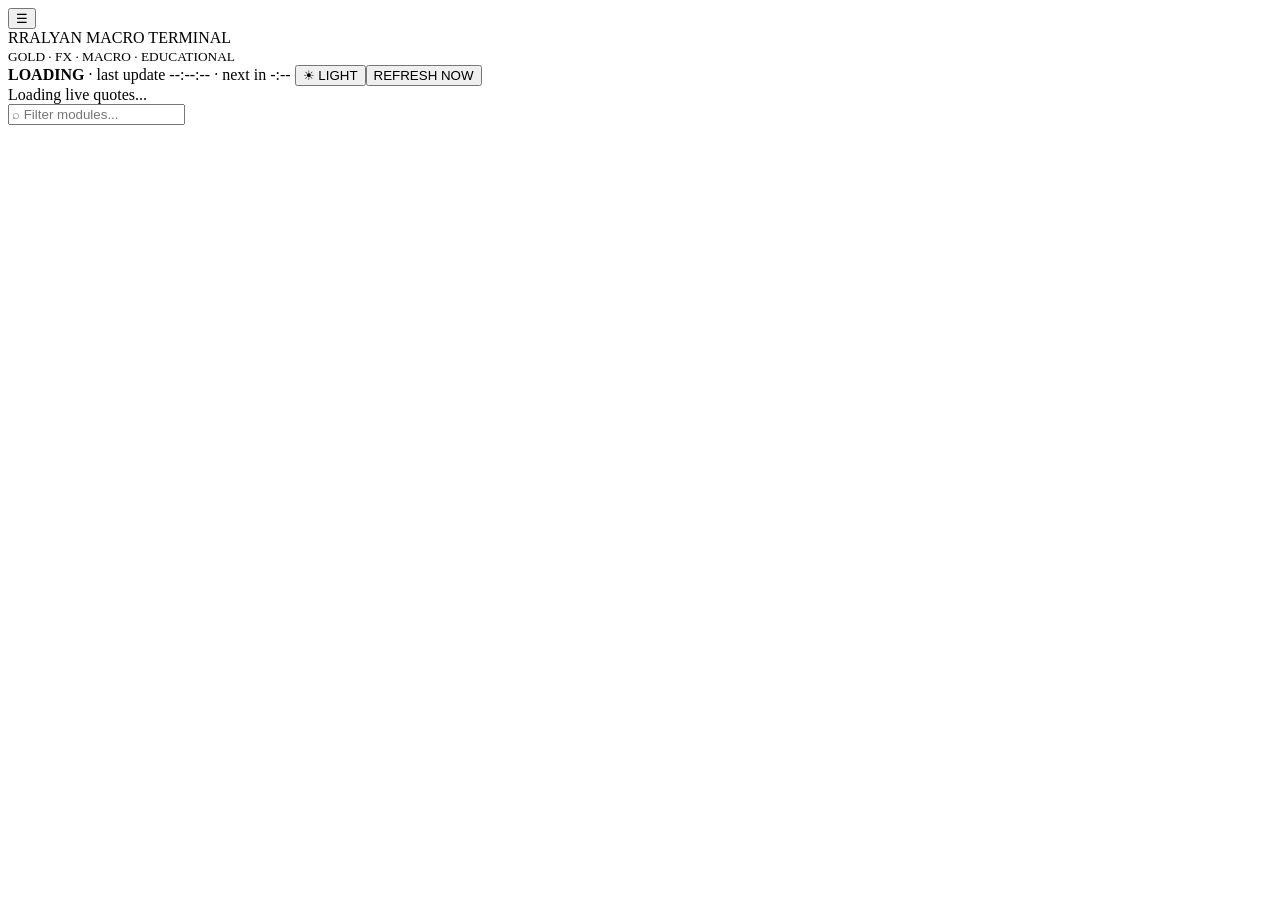
<file: src/template.html>
<!doctype html><html lang="en"><head><meta charset="utf-8"><meta name="viewport" content="width=device-width,initial-scale=1">
<title>Ralyan Macro Terminal</title><style>__CSS__</style></head><body>
<header class="top">
  <button class="burger" id="burger" title="Toggle modules">☰</button>
  <div class="logo"><span class="mk">R</span><span>RALYAN MACRO TERMINAL<br><small>GOLD · FX · MACRO · EDUCATIONAL</small></span></div>
  <div class="status"><span id="light" class="light"></span><b id="livestate">LOADING</b>
    <span class="lbl">· last update</span> <span id="lastupd">--:--:--</span> <span class="lbl">· next in</span> <span id="nextin">-:--</span>
    <span id="nexthi" class="nexthi"></span>
    <button class="btn ghost sm" id="themebtn">☀ LIGHT</button><button class="btn" id="refbtn">REFRESH NOW</button></div>
</header>
<div class="banner" id="banner"></div>
<div class="ticker"><div class="track" id="tickTrack"><span class="tk dim">Loading live quotes...</span></div></div>
<div class="shell">
  <aside id="side"><input class="filter" id="filter" placeholder="⌕ Filter modules..."><div id="nav"></div></aside>
  <main>
    <div class="tabs" id="tabs"></div>
    <div class="grid" id="grid"></div>
  </main>
</div>
<footer><div class="disc" id="disc"></div><div id="srcs"></div></footer>
<script>const DATA=__DATA__;</script>
<script>__APP__</script>
</body></html>
</file>
